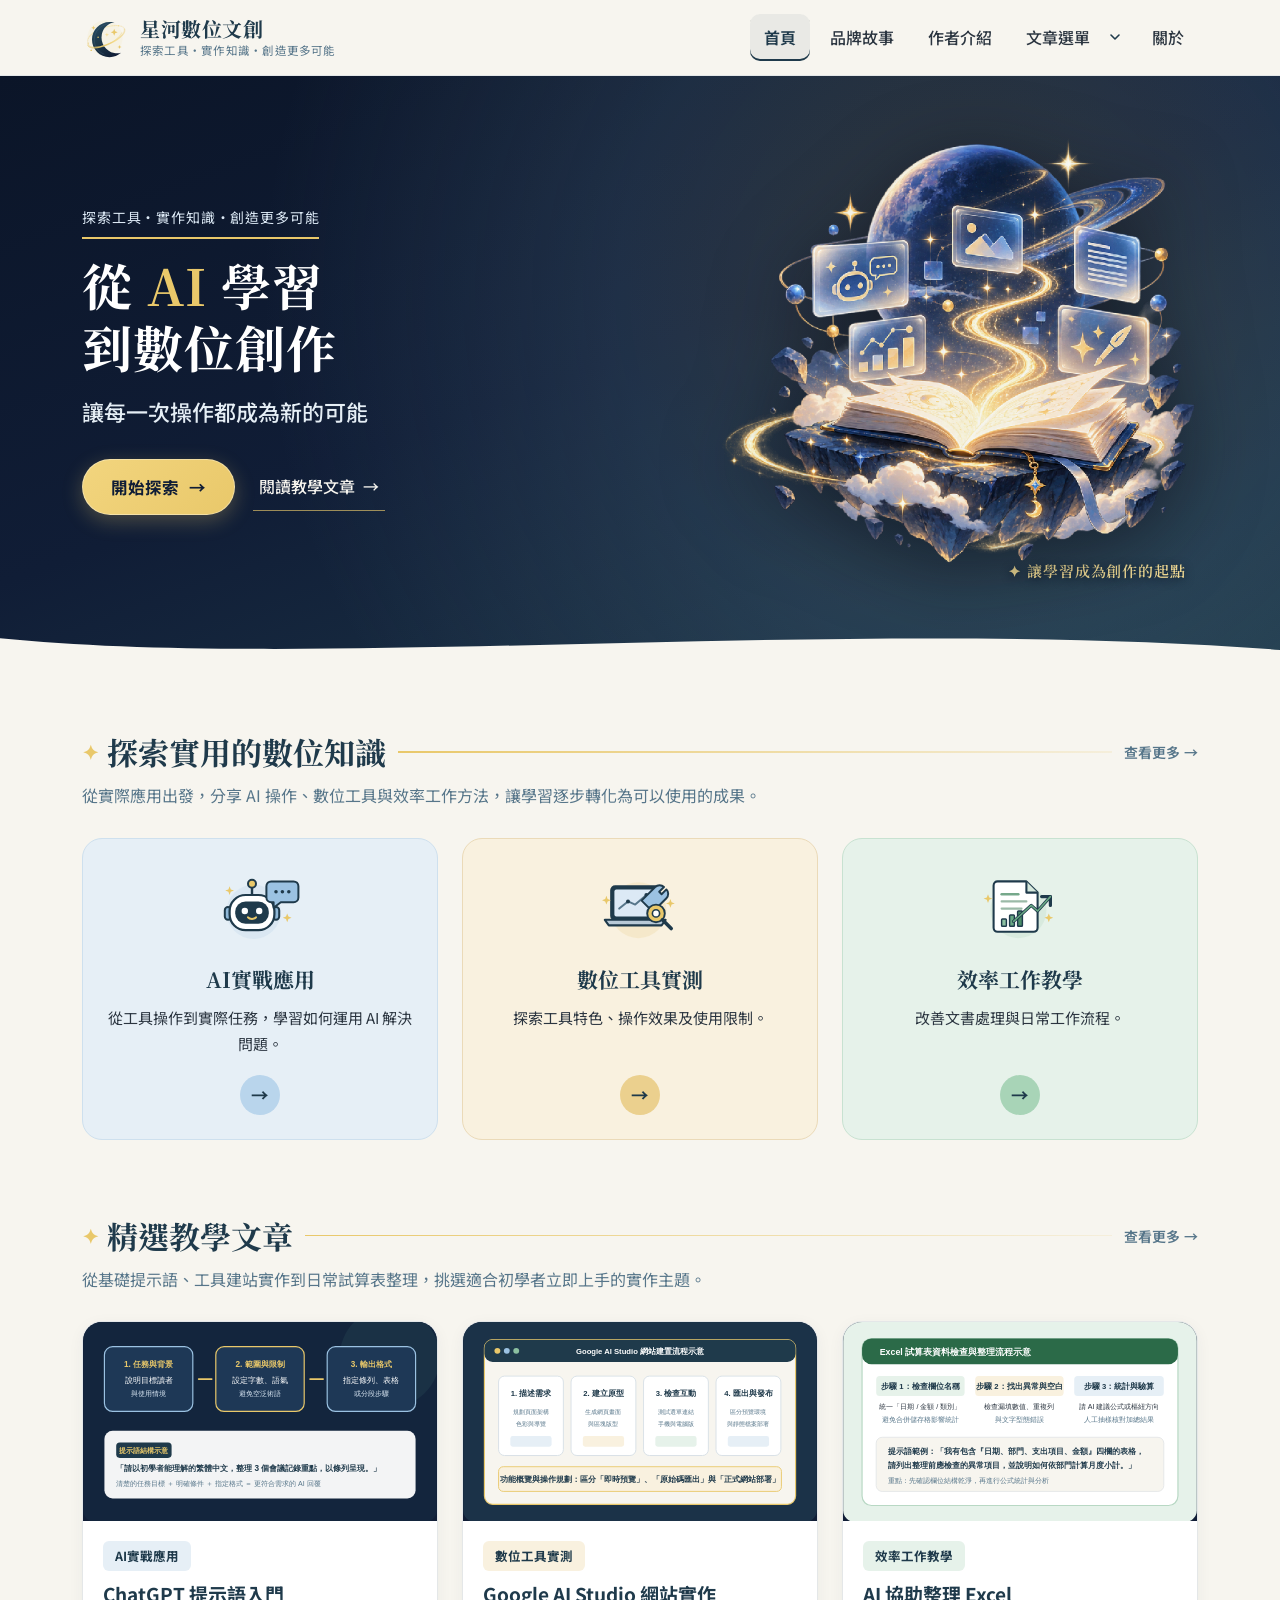
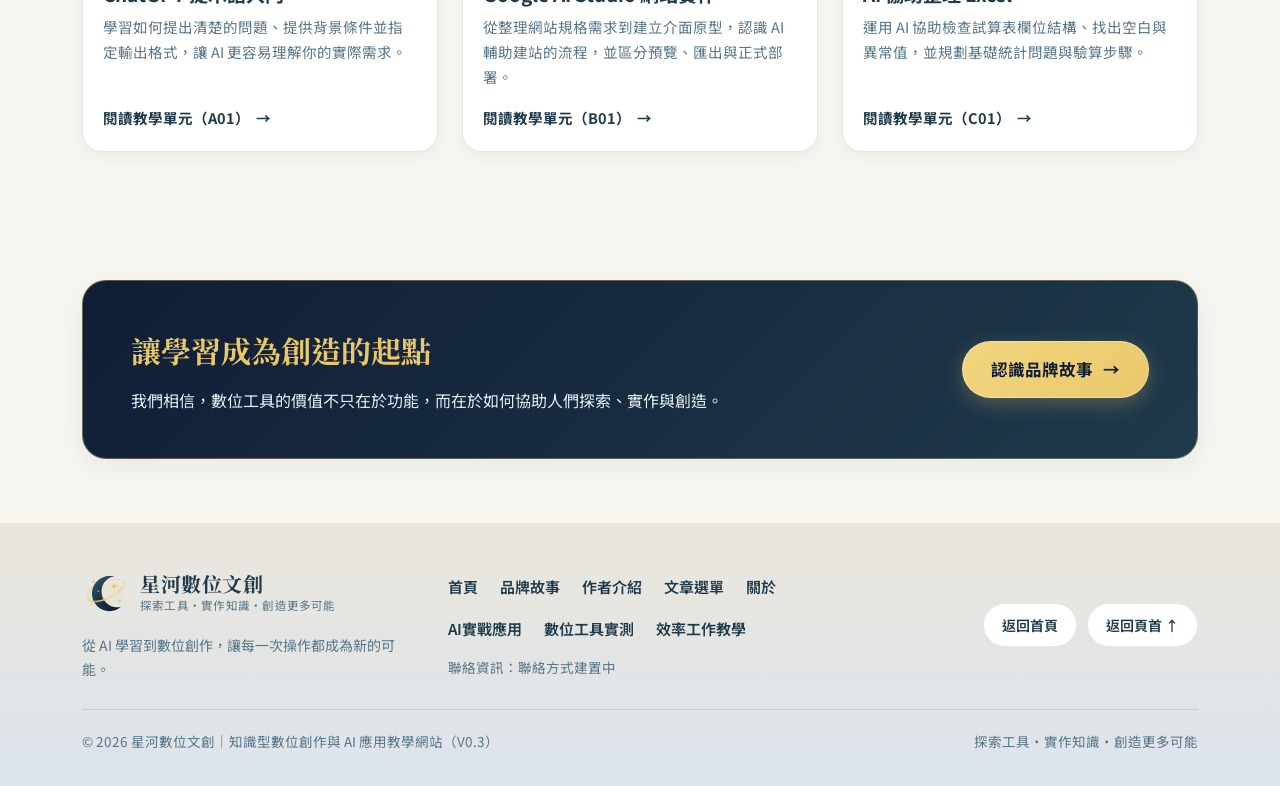
<file: index.html>
<!doctype html>
<html lang="zh-Hant-TW">
  <head>
    <meta charset="UTF-8" />
    <meta name="viewport" content="width=device-width, initial-scale=1.0" />
    <title>星河數位文創｜從 AI 學習到數位創作</title>
    <meta name="description" content="星河數位文創提供 AI 實戰應用、數位工具實測及效率工作教學，從實際應用出發，讓每一次操作都成為新的可能。" />
    <meta property="og:title" content="星河數位文創｜從 AI 學習到數位創作" />
    <meta property="og:description" content="星河數位文創提供 AI 實戰應用、數位工具實測及效率工作教學，從實際應用出發，讓每一次操作都成為新的可能。" />
    <meta property="og:type" content="website" />
    <meta name="twitter:card" content="summary_large_image" />
    <link rel="icon" type="image/svg+xml" href="assets/icons/logo.svg" />
    <link rel="stylesheet" href="css/style.css" />
  </head>
  <body>
    <div id="root"><link rel="preload" as="image" href="assets/icons/logo.svg"/><link rel="preload" as="image" href="assets/icons/cat-ai.svg"/><link rel="preload" as="image" href="assets/icons/cat-tools.svg"/><link rel="preload" as="image" href="assets/icons/cat-work.svg"/><link rel="preload" as="image" href="assets/images/IMG_首頁.png"/><link rel="preload" as="image" href="assets/images/unit-a01.svg"/><link rel="preload" as="image" href="assets/images/unit-b01.svg"/><link rel="preload" as="image" href="assets/images/unit-c01.svg"/><div class="site-wrapper" data-current-page="index.html"><a href="#main-content" class="skip-link">跳至主要內容</a><header class="site-header"><div class="sr-container header-inner"><a href="index.html" class="brand-identity" aria-label="星河數位文創 首頁"><img src="assets/icons/logo.svg" alt="星河數位文創 新月與金色星軌標誌" class="brand-logo-img" width="46" height="46"/><div class="brand-text-wrap"><span class="brand-title">星河數位文創</span><span class="brand-tagline-mini">探索工具・實作知識・創造更多可能</span></div></a><nav class="desktop-nav" aria-label="主導覽選單"><a href="index.html" class="nav-link is-active" aria-current="page">首頁</a><a href="brand.html" class="nav-link ">品牌故事</a><a href="author.html" class="nav-link ">作者介紹</a><div class="nav-item-group"><a href="articles.html" class="nav-link ">文章選單</a><button type="button" id="desktop-dropdown-toggle" class="desktop-dropdown-toggle" aria-label="展開或收合文章選單子分類" aria-expanded="false" aria-controls="desktop-dropdown-menu"><svg width="16" height="16" viewBox="0 0 20 20" fill="none" aria-hidden="true"><path d="M5 7.5L10 12.5L15 7.5" stroke="currentColor" stroke-width="2" stroke-linecap="round" stroke-linejoin="round"></path></svg></button><div id="desktop-dropdown-menu" class="desktop-dropdown-menu " role="region" aria-label="文章選單第二層分類"><a href="articles-ai.html" class="dropdown-sublink "><span style="display:inline-flex;align-items:center"><span class="dropdown-sublink-dot" style="background-color:#8FB8D8" aria-hidden="true"></span>AI實戰應用</span><span aria-hidden="true">›</span></a><a href="articles-tools.html" class="dropdown-sublink "><span style="display:inline-flex;align-items:center"><span class="dropdown-sublink-dot" style="background-color:#E9C86A" aria-hidden="true"></span>數位工具實測</span><span aria-hidden="true">›</span></a><a href="articles-work.html" class="dropdown-sublink "><span style="display:inline-flex;align-items:center"><span class="dropdown-sublink-dot" style="background-color:#8CC0A1" aria-hidden="true"></span>效率工作教學</span><span aria-hidden="true">›</span></a></div></div><a href="about.html" class="nav-link ">關於</a></nav><button type="button" id="mobile-menu-trigger" class="mobile-menu-trigger" aria-label="開啟網站導覽選單" aria-expanded="false" aria-controls="mobile-nav-overlay"><svg width="26" height="26" viewBox="0 0 24 24" fill="none" stroke="currentColor" stroke-width="2.2" aria-hidden="true"><line x1="3.5" y1="6.5" x2="20.5" y2="6.5" stroke-linecap="round"></line><line x1="3.5" y1="12" x2="20.5" y2="12" stroke-linecap="round"></line><line x1="3.5" y1="17.5" x2="20.5" y2="17.5" stroke-linecap="round"></line></svg></button></div></header><div id="mobile-nav-overlay" class="mobile-nav-overlay " aria-hidden="true"><nav class="mobile-nav-panel" aria-label="手機版網站導覽選單"><div class="mobile-panel-header"><a href="index.html" class="brand-identity"><img src="assets/icons/logo.svg" alt="星河數位文創標誌" class="brand-logo-img" width="48" height="48"/><div class="brand-text-wrap"><span class="brand-title">星河數位文創</span><span class="brand-tagline-mini">探索工具・實作知識・創造更多可能</span></div></a><button type="button" id="mobile-close-btn" class="mobile-close-btn" aria-label="關閉選單">×</button></div><ul class="mobile-nav-list"><li class="mobile-nav-item"><div class="mobile-nav-row"><a href="index.html" class="mobile-nav-link is-active"><svg class="mobile-nav-icon" viewBox="0 0 24 24" fill="none" stroke="currentColor" stroke-width="2" aria-hidden="true"><path d="M3 10.5L12 3l9 7.5V20a1 1 0 0 1-1 1h-5v-6h-6v6H4a1 1 0 0 1-1-1v-9.5z" stroke-linecap="round" stroke-linejoin="round"></path></svg><span>首頁</span></a><span aria-hidden="true" style="color:#57768A;padding-right:8px">›</span></div></li><li class="mobile-nav-item"><div class="mobile-nav-row"><a href="brand.html" class="mobile-nav-link "><svg class="mobile-nav-icon" viewBox="0 0 24 24" fill="none" stroke="currentColor" stroke-width="2" aria-hidden="true"><path d="M2 4h7a3 3 0 0 1 3 3v13a2 2 0 0 0-2-2H2V4zm20 0h-7a3 3 0 0 0-3 3v13a2 2 0 0 1 2-2h8V4z" stroke-linecap="round" stroke-linejoin="round"></path></svg><span>品牌故事</span></a><span aria-hidden="true" style="color:#57768A;padding-right:8px">›</span></div></li><li class="mobile-nav-item"><div class="mobile-nav-row"><a href="author.html" class="mobile-nav-link "><svg class="mobile-nav-icon" viewBox="0 0 24 24" fill="none" stroke="currentColor" stroke-width="2" aria-hidden="true"><circle cx="12" cy="8" r="4"></circle><path d="M4 20c1.5-4 4.5-6 8-6s6.5 2 8 6" stroke-linecap="round"></path></svg><span>作者介紹</span></a><span aria-hidden="true" style="color:#57768A;padding-right:8px">›</span></div></li><li class="mobile-nav-item"><div class="mobile-nav-row"><a href="articles.html" class="mobile-nav-link "><svg class="mobile-nav-icon" viewBox="0 0 24 24" fill="none" stroke="currentColor" stroke-width="2" aria-hidden="true"><rect x="4" y="3" width="16" height="18" rx="2"></rect><line x1="8" y1="8" x2="16" y2="8" stroke-linecap="round"></line><line x1="8" y1="12" x2="16" y2="12" stroke-linecap="round"></line><line x1="8" y1="16" x2="13" y2="16" stroke-linecap="round"></line></svg><span>文章選單</span></a><button type="button" id="mobile-submenu-toggle" class="mobile-submenu-toggle" aria-label="收合文章子分類" aria-expanded="true" aria-controls="mobile-submenu-wrap"><svg width="18" height="18" viewBox="0 0 20 20" fill="none" aria-hidden="true"><path d="M5 7.5L10 12.5L15 7.5" stroke="currentColor" stroke-width="2.2" stroke-linecap="round" stroke-linejoin="round"></path></svg></button></div><div id="mobile-submenu-wrap" class="mobile-submenu-wrap is-open"><div class="mobile-submenu-card"><a href="articles-ai.html" class="mobile-sublink"><span class="mobile-sublink-left"><img src="assets/icons/cat-ai.svg" alt="" aria-hidden="true" class="mobile-sublink-thumb"/><span>AI實戰應用</span></span><span aria-hidden="true" style="color:#57768A">›</span></a><a href="articles-tools.html" class="mobile-sublink"><span class="mobile-sublink-left"><img src="assets/icons/cat-tools.svg" alt="" aria-hidden="true" class="mobile-sublink-thumb"/><span>數位工具實測</span></span><span aria-hidden="true" style="color:#57768A">›</span></a><a href="articles-work.html" class="mobile-sublink"><span class="mobile-sublink-left"><img src="assets/icons/cat-work.svg" alt="" aria-hidden="true" class="mobile-sublink-thumb"/><span>效率工作教學</span></span><span aria-hidden="true" style="color:#57768A">›</span></a></div></div></li><li class="mobile-nav-item"><div class="mobile-nav-row"><a href="about.html" class="mobile-nav-link "><svg class="mobile-nav-icon" viewBox="0 0 24 24" fill="none" stroke="currentColor" stroke-width="2" aria-hidden="true"><circle cx="12" cy="12" r="9"></circle><line x1="12" y1="11" x2="12" y2="16" stroke-linecap="round"></line><circle cx="12" cy="8" r="0.8" fill="currentColor"></circle></svg><span>關於</span></a><span aria-hidden="true" style="color:#57768A;padding-right:8px">›</span></div></li></ul><div class="mobile-panel-footer"><span class="mobile-contact-status"><span aria-hidden="true">✦</span><span>聯絡方式建置中｜探索工具・實作知識</span></span></div></nav></div><main id="main-content"><section class="hero-home-section"><div class="sr-container hero-home-grid"><div class="hero-home-copy"><span class="hero-kicker">探索工具・實作知識・創造更多可能</span><h1 class="hero-home-title">從 <span class="gold-highlight">AI</span> 學習<br/>到數位創作</h1><p class="hero-home-subtitle">讓每一次操作都成為新的可能</p><div class="hero-actions"><a href="articles.html" class="btn-primary-gold"><span>開始探索</span><span aria-hidden="true">→</span></a><a href="articles.html" class="btn-secondary-link"><span>閱讀教學文章</span><span aria-hidden="true">→</span></a></div></div><div class="hero-illustration-box"><img src="assets/images/IMG_首頁.png" alt="首頁頁首主視覺：夜晚星河與星球下打開的發光書本，浮現 AI、圖像、文件、圖表與創作工具卡片" class="hero-main-img" width="1672" height="941"/><div class="hero-illustration-caption" aria-hidden="true"><span>✦ 讓學習成為創作的起點</span></div></div></div><svg class="hero-wave-bottom" viewBox="0 0 1440 60" preserveAspectRatio="none" aria-hidden="true"><path d="M0,18 C360,62 960,-12 1440,34 L1440,60 L0,60 Z" fill="#F7F5EF"></path></svg></section><section class="content-section"><div class="sr-container"><div class="section-header"><div class="section-title-row"><h2 class="section-title"><span class="star-accent-icon" aria-hidden="true">✦</span><span>探索實用的數位知識</span></h2><span class="section-title-line" aria-hidden="true"></span><a href="articles.html" class="section-more-link"><span>查看更多</span><span aria-hidden="true">→</span></a></div><p class="section-desc">從實際應用出發，分享 AI 操作、數位工具與效率工作方法，讓學習逐步轉化為可以使用的成果。</p></div><div class="category-grid-3"><a href="articles-ai.html" class="category-card-vertical cat-ai"><div class="category-icon-box"><img src="assets/icons/cat-ai.svg" alt="AI 機器人與對話框圖示" width="96" height="80"/></div><h3 class="category-card-title">AI實戰應用</h3><p class="category-card-desc">從工具操作到實際任務，學習如何運用 AI 解決問題。</p><span class="category-circle-arrow" aria-hidden="true">→</span></a><a href="articles-tools.html" class="category-card-vertical cat-tools"><div class="category-icon-box"><img src="assets/icons/cat-tools.svg" alt="筆記型電腦、工具與放大鏡圖示" width="96" height="80"/></div><h3 class="category-card-title">數位工具實測</h3><p class="category-card-desc">探索工具特色、操作效果及使用限制。</p><span class="category-circle-arrow" aria-hidden="true">→</span></a><a href="articles-work.html" class="category-card-vertical cat-work"><div class="category-icon-box"><img src="assets/icons/cat-work.svg" alt="文件、流程箭頭與圖表圖示" width="96" height="80"/></div><h3 class="category-card-title">效率工作教學</h3><p class="category-card-desc">改善文書處理與日常工作流程。</p><span class="category-circle-arrow" aria-hidden="true">→</span></a></div></div></section><section class="content-section" style="padding-top:12px"><div class="sr-container"><div class="section-header"><div class="section-title-row"><h2 class="section-title"><span class="star-accent-icon" aria-hidden="true">✦</span><span>精選教學文章</span></h2><span class="section-title-line" aria-hidden="true"></span><a href="articles.html" class="section-more-link"><span>查看更多</span><span aria-hidden="true">→</span></a></div><p class="section-desc">從基礎提示語、工具建站實作到日常試算表整理，挑選適合初學者立即上手的實作主題。</p></div><div class="featured-articles-list"><article class="article-preview-card"><a href="articles-ai.html#A01" aria-label="閱讀 ChatGPT 提示語入門"><img src="assets/images/unit-a01.svg" alt="ChatGPT 提示語入門：任務與背景、範圍與限制、輸出格式三階段結構示意圖" class="article-preview-cover" width="600" height="340"/></a><div class="article-preview-body"><span class="article-category-label label-ai">AI實戰應用</span><h3 class="article-preview-title"><a href="articles-ai.html#A01">ChatGPT 提示語入門</a></h3><p class="article-preview-summary">學習如何提出清楚的問題、提供背景條件並指定輸出格式，讓 AI 更容易理解你的實際需求。</p><a href="articles-ai.html#A01" class="article-read-link"><span>閱讀教學單元（A01）</span><span aria-hidden="true">→</span></a></div></article><article class="article-preview-card"><a href="articles-tools.html#B01" aria-label="閱讀 Google AI Studio 網站實作"><img src="assets/images/unit-b01.svg" alt="Google AI Studio 網站實作流程：描述需求、建立原型、檢查互動、匯出與發布四步驟示意圖" class="article-preview-cover" width="600" height="340"/></a><div class="article-preview-body"><span class="article-category-label label-tools">數位工具實測</span><h3 class="article-preview-title"><a href="articles-tools.html#B01">Google AI Studio 網站實作</a></h3><p class="article-preview-summary">從整理網站規格需求到建立介面原型，認識 AI 輔助建站的流程，並區分預覽、匯出與正式部署。</p><a href="articles-tools.html#B01" class="article-read-link"><span>閱讀教學單元（B01）</span><span aria-hidden="true">→</span></a></div></article><article class="article-preview-card"><a href="articles-work.html#C01" aria-label="閱讀 AI 協助整理 Excel"><img src="assets/images/unit-c01.svg" alt="AI 協助整理 Excel：檢查欄位名稱、找出異常與空白、統計與驗算流程示意圖" class="article-preview-cover" width="600" height="340"/></a><div class="article-preview-body"><span class="article-category-label label-work">效率工作教學</span><h3 class="article-preview-title"><a href="articles-work.html#C01">AI 協助整理 Excel</a></h3><p class="article-preview-summary">運用 AI 協助檢查試算表欄位結構、找出空白與異常值，並規劃基礎統計問題與驗算步驟。</p><a href="articles-work.html#C01" class="article-read-link"><span>閱讀教學單元（C01）</span><span aria-hidden="true">→</span></a></div></article></div></div></section><section class="content-section"><div class="sr-container"><div class="night-philosophy-card"><div><h2 class="night-philosophy-title">讓學習成為創造的起點</h2><p class="night-philosophy-text">我們相信，數位工具的價值不只在於功能，而在於如何協助人們探索、實作與創造。</p></div><a href="brand.html" class="btn-primary-gold"><span>認識品牌故事</span><span aria-hidden="true">→</span></a></div></div></section></main><footer class="site-footer"><div class="sr-container"><div class="footer-top-grid"><div><a href="index.html" class="brand-identity"><img src="assets/icons/logo.svg" alt="星河數位文創標誌" class="brand-logo-img" width="44" height="44"/><div class="brand-text-wrap"><span class="brand-title">星河數位文創</span><span class="brand-tagline-mini">探索工具・實作知識・創造更多可能</span></div></a><p style="font-size:14px;color:#57768A;margin:10px 0 0;max-width:340px">從 AI 學習到數位創作，讓每一次操作都成為新的可能。</p></div><div><nav class="footer-nav-links" aria-label="頁尾網站連結"><div class="footer-nav-row"><a href="index.html">首頁</a><a href="brand.html">品牌故事</a><a href="author.html">作者介紹</a><a href="articles.html">文章選單</a><a href="about.html">關於</a></div><div class="footer-nav-row"><a href="articles-ai.html">AI實戰應用</a><a href="articles-tools.html">數位工具實測</a><a href="articles-work.html">效率工作教學</a></div></nav><div style="margin-top:10px;font-size:13.5px;color:#57768A">聯絡資訊：聯絡方式建置中</div></div><div style="display:flex;flex-wrap:wrap;gap:10px"><a href="index.html" class="btn-back-home"><span>返回首頁</span></a><button type="button" class="btn-back-home" aria-label="返回頁面頂部"><span>返回頁首 ↑</span></button></div></div><div class="footer-bottom-row"><span>© 2026 星河數位文創｜知識型數位創作與 AI 應用教學網站（V0.3）</span><span>探索工具・實作知識・創造更多可能</span></div></div></footer></div></div>
    <script src="js/articles-data.js"></script>
    <script src="js/main.js"></script>
    <script type="module" src="/src/main.tsx"></script>
  </body>
</html>
</file>
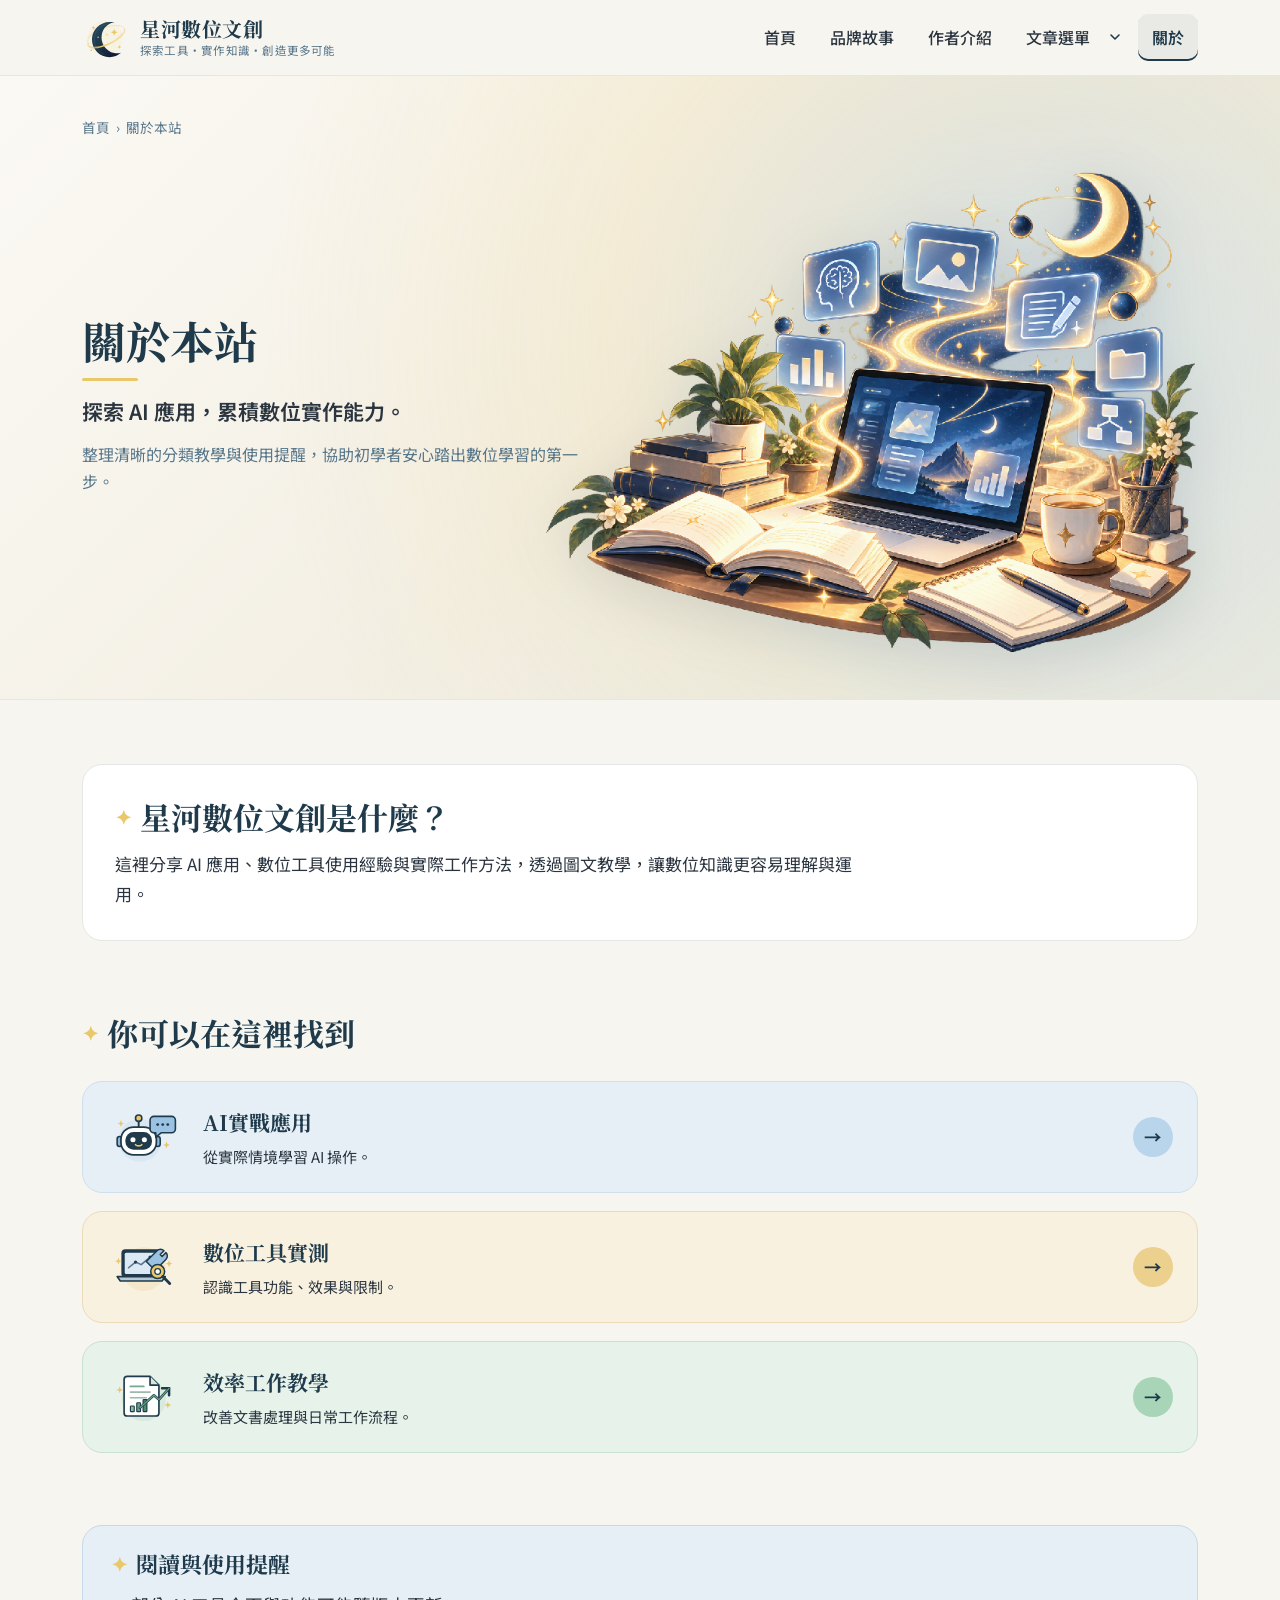
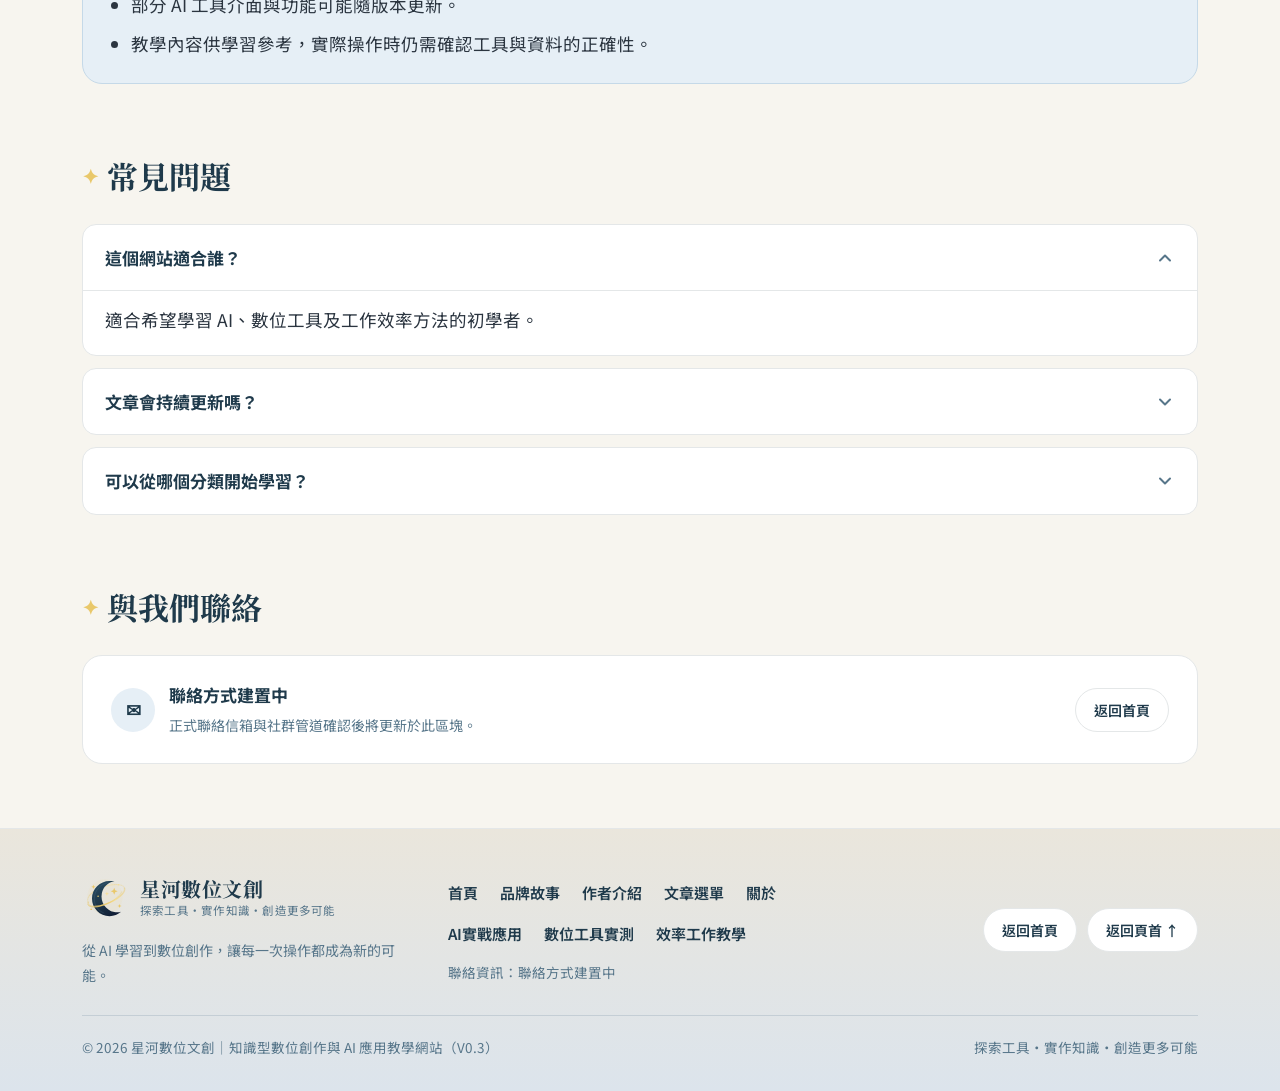
<file: about.html>
<!doctype html>
<html lang="zh-Hant-TW">
  <head>
    <meta charset="UTF-8" />
    <meta name="viewport" content="width=device-width, initial-scale=1.0" />
    <title>關於本站｜星河數位文創</title>
    <meta name="description" content="認識星河數位文創的網站用途、三大內容分類、閱讀與使用提醒、常見問題 FAQ 與聯絡資訊。" />
    <meta property="og:title" content="關於本站｜星河數位文創" />
    <meta property="og:description" content="認識星河數位文創的網站用途、三大內容分類、閱讀與使用提醒、常見問題 FAQ 與聯絡資訊。" />
    <meta property="og:type" content="website" />
    <meta name="twitter:card" content="summary_large_image" />
    <link rel="icon" type="image/svg+xml" href="assets/icons/logo.svg" />
    <link rel="stylesheet" href="css/style.css" />
  </head>
  <body>
    <div id="root"><link rel="preload" as="image" href="assets/icons/logo.svg"/><link rel="preload" as="image" href="assets/icons/cat-ai.svg"/><link rel="preload" as="image" href="assets/icons/cat-tools.svg"/><link rel="preload" as="image" href="assets/icons/cat-work.svg"/><link rel="preload" as="image" href="assets/images/IMG_關於.png"/><div class="site-wrapper" data-current-page="about.html"><a href="#main-content" class="skip-link">跳至主要內容</a><header class="site-header"><div class="sr-container header-inner"><a href="index.html" class="brand-identity" aria-label="星河數位文創 首頁"><img src="assets/icons/logo.svg" alt="星河數位文創 新月與金色星軌標誌" class="brand-logo-img" width="46" height="46"/><div class="brand-text-wrap"><span class="brand-title">星河數位文創</span><span class="brand-tagline-mini">探索工具・實作知識・創造更多可能</span></div></a><nav class="desktop-nav" aria-label="主導覽選單"><a href="index.html" class="nav-link ">首頁</a><a href="brand.html" class="nav-link ">品牌故事</a><a href="author.html" class="nav-link ">作者介紹</a><div class="nav-item-group"><a href="articles.html" class="nav-link ">文章選單</a><button type="button" id="desktop-dropdown-toggle" class="desktop-dropdown-toggle" aria-label="展開或收合文章選單子分類" aria-expanded="false" aria-controls="desktop-dropdown-menu"><svg width="16" height="16" viewBox="0 0 20 20" fill="none" aria-hidden="true"><path d="M5 7.5L10 12.5L15 7.5" stroke="currentColor" stroke-width="2" stroke-linecap="round" stroke-linejoin="round"></path></svg></button><div id="desktop-dropdown-menu" class="desktop-dropdown-menu " role="region" aria-label="文章選單第二層分類"><a href="articles-ai.html" class="dropdown-sublink "><span style="display:inline-flex;align-items:center"><span class="dropdown-sublink-dot" style="background-color:#8FB8D8" aria-hidden="true"></span>AI實戰應用</span><span aria-hidden="true">›</span></a><a href="articles-tools.html" class="dropdown-sublink "><span style="display:inline-flex;align-items:center"><span class="dropdown-sublink-dot" style="background-color:#E9C86A" aria-hidden="true"></span>數位工具實測</span><span aria-hidden="true">›</span></a><a href="articles-work.html" class="dropdown-sublink "><span style="display:inline-flex;align-items:center"><span class="dropdown-sublink-dot" style="background-color:#8CC0A1" aria-hidden="true"></span>效率工作教學</span><span aria-hidden="true">›</span></a></div></div><a href="about.html" class="nav-link is-active" aria-current="page">關於</a></nav><button type="button" id="mobile-menu-trigger" class="mobile-menu-trigger" aria-label="開啟網站導覽選單" aria-expanded="false" aria-controls="mobile-nav-overlay"><svg width="26" height="26" viewBox="0 0 24 24" fill="none" stroke="currentColor" stroke-width="2.2" aria-hidden="true"><line x1="3.5" y1="6.5" x2="20.5" y2="6.5" stroke-linecap="round"></line><line x1="3.5" y1="12" x2="20.5" y2="12" stroke-linecap="round"></line><line x1="3.5" y1="17.5" x2="20.5" y2="17.5" stroke-linecap="round"></line></svg></button></div></header><div id="mobile-nav-overlay" class="mobile-nav-overlay " aria-hidden="true"><nav class="mobile-nav-panel" aria-label="手機版網站導覽選單"><div class="mobile-panel-header"><a href="index.html" class="brand-identity"><img src="assets/icons/logo.svg" alt="星河數位文創標誌" class="brand-logo-img" width="48" height="48"/><div class="brand-text-wrap"><span class="brand-title">星河數位文創</span><span class="brand-tagline-mini">探索工具・實作知識・創造更多可能</span></div></a><button type="button" id="mobile-close-btn" class="mobile-close-btn" aria-label="關閉選單">×</button></div><ul class="mobile-nav-list"><li class="mobile-nav-item"><div class="mobile-nav-row"><a href="index.html" class="mobile-nav-link "><svg class="mobile-nav-icon" viewBox="0 0 24 24" fill="none" stroke="currentColor" stroke-width="2" aria-hidden="true"><path d="M3 10.5L12 3l9 7.5V20a1 1 0 0 1-1 1h-5v-6h-6v6H4a1 1 0 0 1-1-1v-9.5z" stroke-linecap="round" stroke-linejoin="round"></path></svg><span>首頁</span></a><span aria-hidden="true" style="color:#57768A;padding-right:8px">›</span></div></li><li class="mobile-nav-item"><div class="mobile-nav-row"><a href="brand.html" class="mobile-nav-link "><svg class="mobile-nav-icon" viewBox="0 0 24 24" fill="none" stroke="currentColor" stroke-width="2" aria-hidden="true"><path d="M2 4h7a3 3 0 0 1 3 3v13a2 2 0 0 0-2-2H2V4zm20 0h-7a3 3 0 0 0-3 3v13a2 2 0 0 1 2-2h8V4z" stroke-linecap="round" stroke-linejoin="round"></path></svg><span>品牌故事</span></a><span aria-hidden="true" style="color:#57768A;padding-right:8px">›</span></div></li><li class="mobile-nav-item"><div class="mobile-nav-row"><a href="author.html" class="mobile-nav-link "><svg class="mobile-nav-icon" viewBox="0 0 24 24" fill="none" stroke="currentColor" stroke-width="2" aria-hidden="true"><circle cx="12" cy="8" r="4"></circle><path d="M4 20c1.5-4 4.5-6 8-6s6.5 2 8 6" stroke-linecap="round"></path></svg><span>作者介紹</span></a><span aria-hidden="true" style="color:#57768A;padding-right:8px">›</span></div></li><li class="mobile-nav-item"><div class="mobile-nav-row"><a href="articles.html" class="mobile-nav-link "><svg class="mobile-nav-icon" viewBox="0 0 24 24" fill="none" stroke="currentColor" stroke-width="2" aria-hidden="true"><rect x="4" y="3" width="16" height="18" rx="2"></rect><line x1="8" y1="8" x2="16" y2="8" stroke-linecap="round"></line><line x1="8" y1="12" x2="16" y2="12" stroke-linecap="round"></line><line x1="8" y1="16" x2="13" y2="16" stroke-linecap="round"></line></svg><span>文章選單</span></a><button type="button" id="mobile-submenu-toggle" class="mobile-submenu-toggle" aria-label="收合文章子分類" aria-expanded="true" aria-controls="mobile-submenu-wrap"><svg width="18" height="18" viewBox="0 0 20 20" fill="none" aria-hidden="true"><path d="M5 7.5L10 12.5L15 7.5" stroke="currentColor" stroke-width="2.2" stroke-linecap="round" stroke-linejoin="round"></path></svg></button></div><div id="mobile-submenu-wrap" class="mobile-submenu-wrap is-open"><div class="mobile-submenu-card"><a href="articles-ai.html" class="mobile-sublink"><span class="mobile-sublink-left"><img src="assets/icons/cat-ai.svg" alt="" aria-hidden="true" class="mobile-sublink-thumb"/><span>AI實戰應用</span></span><span aria-hidden="true" style="color:#57768A">›</span></a><a href="articles-tools.html" class="mobile-sublink"><span class="mobile-sublink-left"><img src="assets/icons/cat-tools.svg" alt="" aria-hidden="true" class="mobile-sublink-thumb"/><span>數位工具實測</span></span><span aria-hidden="true" style="color:#57768A">›</span></a><a href="articles-work.html" class="mobile-sublink"><span class="mobile-sublink-left"><img src="assets/icons/cat-work.svg" alt="" aria-hidden="true" class="mobile-sublink-thumb"/><span>效率工作教學</span></span><span aria-hidden="true" style="color:#57768A">›</span></a></div></div></li><li class="mobile-nav-item"><div class="mobile-nav-row"><a href="about.html" class="mobile-nav-link is-active"><svg class="mobile-nav-icon" viewBox="0 0 24 24" fill="none" stroke="currentColor" stroke-width="2" aria-hidden="true"><circle cx="12" cy="12" r="9"></circle><line x1="12" y1="11" x2="12" y2="16" stroke-linecap="round"></line><circle cx="12" cy="8" r="0.8" fill="currentColor"></circle></svg><span>關於</span></a><span aria-hidden="true" style="color:#57768A;padding-right:8px">›</span></div></li></ul><div class="mobile-panel-footer"><span class="mobile-contact-status"><span aria-hidden="true">✦</span><span>聯絡方式建置中｜探索工具・實作知識</span></span></div></nav></div><main id="main-content"><section class="page-hero-warm page-hero-about"><div class="sr-container"><nav class="breadcrumb-nav" aria-label="麵包屑導覽"><a href="index.html">首頁</a><span aria-hidden="true">›</span><span aria-current="page">關於本站</span></nav><div class="page-hero-grid"><div class="page-hero-copy"><h1 class="page-main-title">關於本站</h1><p class="page-subtitle">探索 AI 應用，累積數位實作能力。</p><p class="page-lead-text">整理清晰的分類教學與使用提醒，協助初學者安心踏出數位學習的第一步。</p></div><div class="page-hero-art"><img src="assets/images/IMG_關於.png" alt="關於本站頁首主視覺：筆記型電腦、書本、植栽與星光知識卡片插畫" class="page-hero-img" width="1536" height="1024"/></div></div></div></section><section class="content-section"><div class="sr-container"><div style="background-color:#FFFFFF;border-radius:20px;padding:32px;border:1px solid #E4E7E8"><h2 class="section-title" style="margin-bottom:12px"><span class="star-accent-icon" aria-hidden="true">✦</span><span>星河數位文創是什麼？</span></h2><p style="font-size:17px;margin:0;max-width:760px">這裡分享 AI 應用、數位工具使用經驗與實際工作方法，透過圖文教學，讓數位知識更容易理解與運用。</p></div></div></section><section class="content-section" style="padding-top:8px"><div class="sr-container"><div class="section-header"><h2 class="section-title"><span class="star-accent-icon" aria-hidden="true">✦</span><span>你可以在這裡找到</span></h2></div><div class="category-stack-horizontal"><a href="articles-ai.html" class="category-banner-horizontal cat-ai"><div style="width:76px;height:64px"><img src="assets/icons/cat-ai.svg" alt="AI 機器人與對話框圖示" width="76" height="64"/></div><div><h3 class="category-card-title" style="margin-bottom:4px">AI實戰應用</h3><p class="category-card-desc" style="margin-bottom:0">從實際情境學習 AI 操作。</p></div><span class="category-circle-arrow" aria-hidden="true">→</span></a><a href="articles-tools.html" class="category-banner-horizontal cat-tools"><div style="width:76px;height:64px"><img src="assets/icons/cat-tools.svg" alt="筆記型電腦、工具與放大鏡圖示" width="76" height="64"/></div><div><h3 class="category-card-title" style="margin-bottom:4px">數位工具實測</h3><p class="category-card-desc" style="margin-bottom:0">認識工具功能、效果與限制。</p></div><span class="category-circle-arrow" aria-hidden="true">→</span></a><a href="articles-work.html" class="category-banner-horizontal cat-work"><div style="width:76px;height:64px"><img src="assets/icons/cat-work.svg" alt="文件、流程箭頭與圖表圖示" width="76" height="64"/></div><div><h3 class="category-card-title" style="margin-bottom:4px">效率工作教學</h3><p class="category-card-desc" style="margin-bottom:0">改善文書處理與日常工作流程。</p></div><span class="category-circle-arrow" aria-hidden="true">→</span></a></div></div></section><section class="content-section" style="padding-top:8px"><div class="sr-container"><div class="notice-box-blue"><h2 class="section-title" style="font-size:22px;margin-bottom:12px"><span class="star-accent-icon" aria-hidden="true">✦</span><span>閱讀與使用提醒</span></h2><ul style="margin:0;padding-left:20px;display:flex;flex-direction:column;gap:8px"><li>部分 AI 工具介面與功能可能隨版本更新。</li><li>教學內容供學習參考，實際操作時仍需確認工具與資料的正確性。</li></ul></div></div></section><section class="content-section" style="padding-top:8px"><div class="sr-container"><div class="section-header"><h2 class="section-title"><span class="star-accent-icon" aria-hidden="true">✦</span><span>常見問題</span></h2></div><div class="faq-list"><details class="faq-item" open=""><summary class="faq-summary"><span>這個網站適合誰？</span><svg class="faq-chevron" width="20" height="20" viewBox="0 0 20 20" fill="none" aria-hidden="true"><path d="M5 7.5L10 12.5L15 7.5" stroke="currentColor" stroke-width="2" stroke-linecap="round" stroke-linejoin="round"></path></svg></summary><div class="faq-answer"><p style="margin:0">適合希望學習 AI、數位工具及工作效率方法的初學者。</p></div></details><details class="faq-item"><summary class="faq-summary"><span>文章會持續更新嗎？</span><svg class="faq-chevron" width="20" height="20" viewBox="0 0 20 20" fill="none" aria-hidden="true"><path d="M5 7.5L10 12.5L15 7.5" stroke="currentColor" stroke-width="2" stroke-linecap="round" stroke-linejoin="round"></path></svg></summary><div class="faq-answer"><p style="margin:0">網站將依實際學習及內容製作進度逐步更新，不設定尚未確認的固定更新承諾。</p></div></details><details class="faq-item"><summary class="faq-summary"><span>可以從哪個分類開始學習？</span><svg class="faq-chevron" width="20" height="20" viewBox="0 0 20 20" fill="none" aria-hidden="true"><path d="M5 7.5L10 12.5L15 7.5" stroke="currentColor" stroke-width="2" stroke-linecap="round" stroke-linejoin="round"></path></svg></summary><div class="faq-answer"><p style="margin:0">如果是第一次接觸 AI，可以先閱讀『AI實戰應用』；若有特定工作需求，也可以直接進入其他分類。</p></div></details></div></div></section><section class="content-section" style="padding-top:8px"><div class="sr-container"><div class="section-header"><h2 class="section-title"><span class="star-accent-icon" aria-hidden="true">✦</span><span>與我們聯絡</span></h2></div><div class="contact-placeholder-card"><div style="display:flex;align-items:center;gap:14px"><span style="width:44px;height:44px;border-radius:50%;background-color:#E6EFF6;display:inline-flex;align-items:center;justify-content:center;color:#1F3A4B;font-weight:700" aria-hidden="true">✉</span><div><strong style="display:block;color:#1F3A4B;font-size:17px">聯絡方式建置中</strong><span style="font-size:14px;color:#57768A">正式聯絡信箱與社群管道確認後將更新於此區塊。</span></div></div><a href="index.html" class="btn-back-home"><span>返回首頁</span></a></div></div></section></main><footer class="site-footer"><div class="sr-container"><div class="footer-top-grid"><div><a href="index.html" class="brand-identity"><img src="assets/icons/logo.svg" alt="星河數位文創標誌" class="brand-logo-img" width="44" height="44"/><div class="brand-text-wrap"><span class="brand-title">星河數位文創</span><span class="brand-tagline-mini">探索工具・實作知識・創造更多可能</span></div></a><p style="font-size:14px;color:#57768A;margin:10px 0 0;max-width:340px">從 AI 學習到數位創作，讓每一次操作都成為新的可能。</p></div><div><nav class="footer-nav-links" aria-label="頁尾網站連結"><div class="footer-nav-row"><a href="index.html">首頁</a><a href="brand.html">品牌故事</a><a href="author.html">作者介紹</a><a href="articles.html">文章選單</a><a href="about.html">關於</a></div><div class="footer-nav-row"><a href="articles-ai.html">AI實戰應用</a><a href="articles-tools.html">數位工具實測</a><a href="articles-work.html">效率工作教學</a></div></nav><div style="margin-top:10px;font-size:13.5px;color:#57768A">聯絡資訊：聯絡方式建置中</div></div><div style="display:flex;flex-wrap:wrap;gap:10px"><a href="index.html" class="btn-back-home"><span>返回首頁</span></a><button type="button" class="btn-back-home" aria-label="返回頁面頂部"><span>返回頁首 ↑</span></button></div></div><div class="footer-bottom-row"><span>© 2026 星河數位文創｜知識型數位創作與 AI 應用教學網站（V0.3）</span><span>探索工具・實作知識・創造更多可能</span></div></div></footer></div></div>
    <script src="js/articles-data.js"></script>
    <script src="js/main.js"></script>
  </body>
</html>
</file>
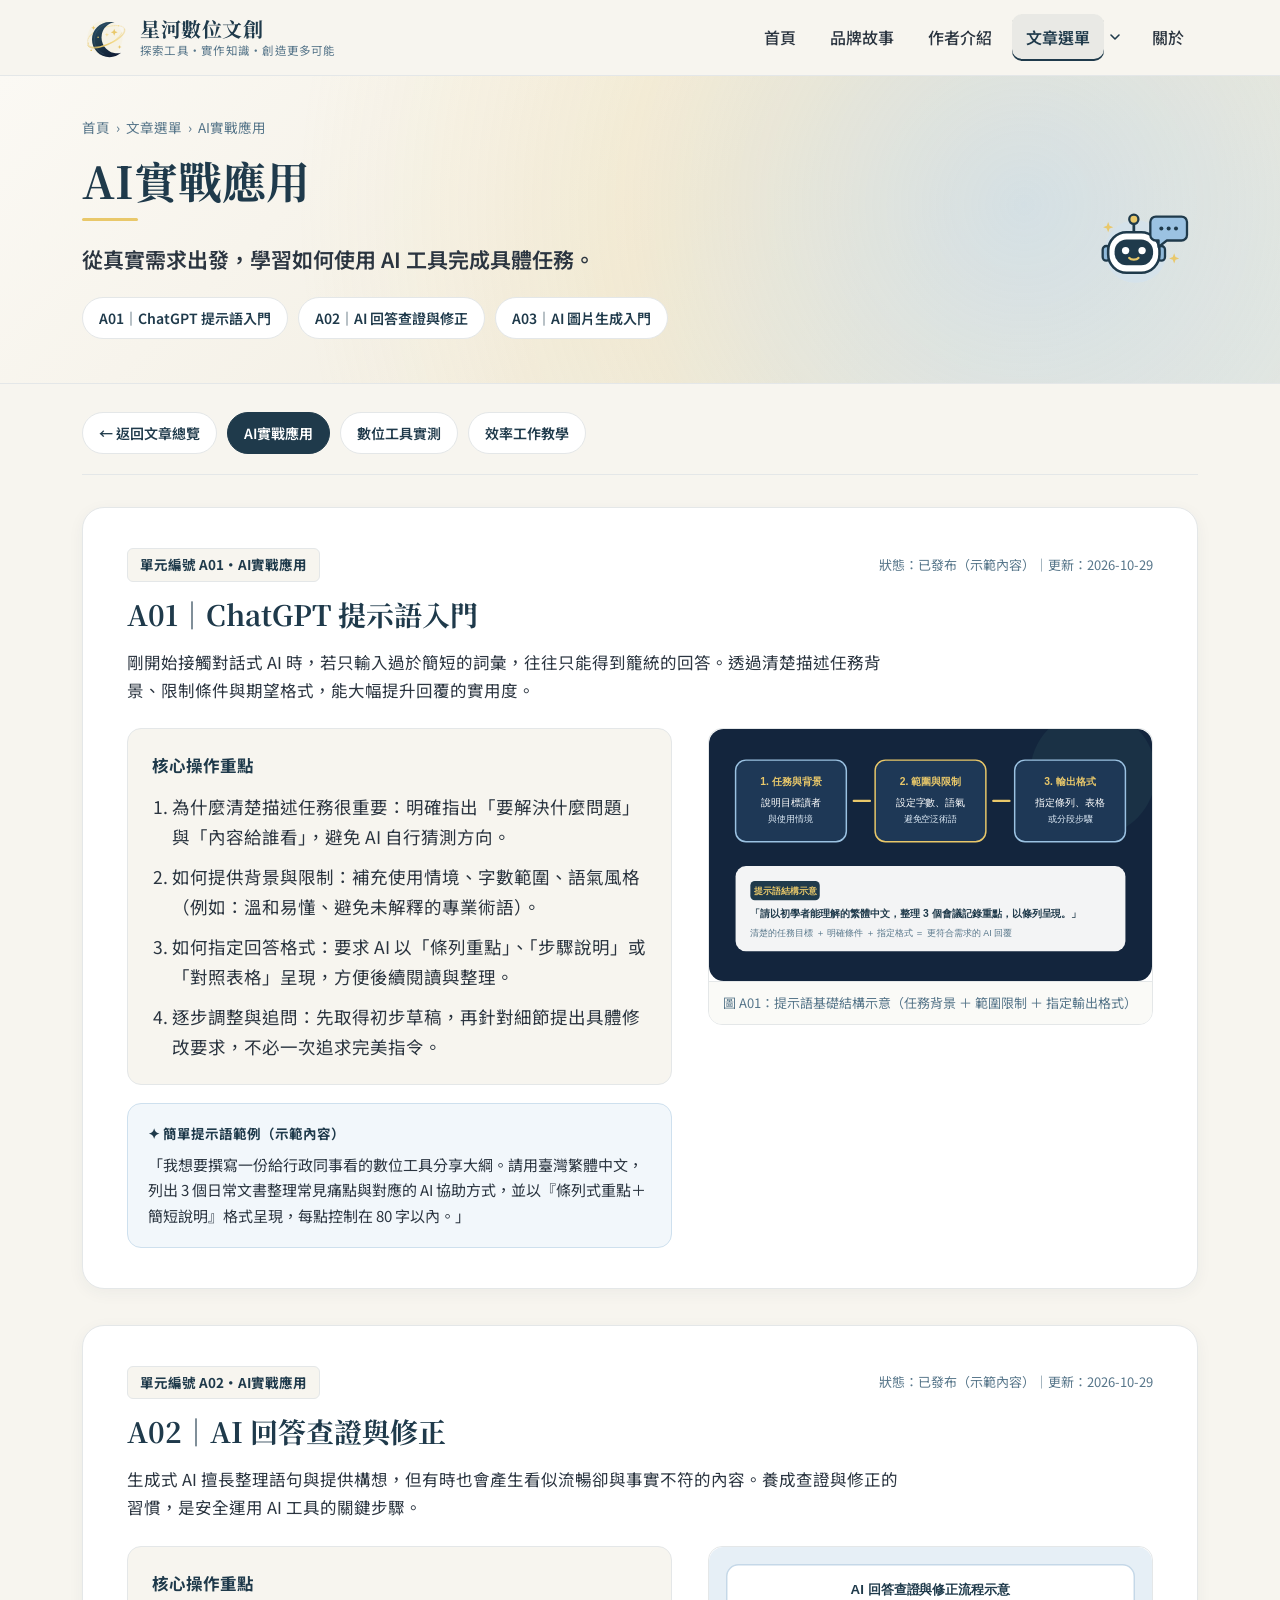
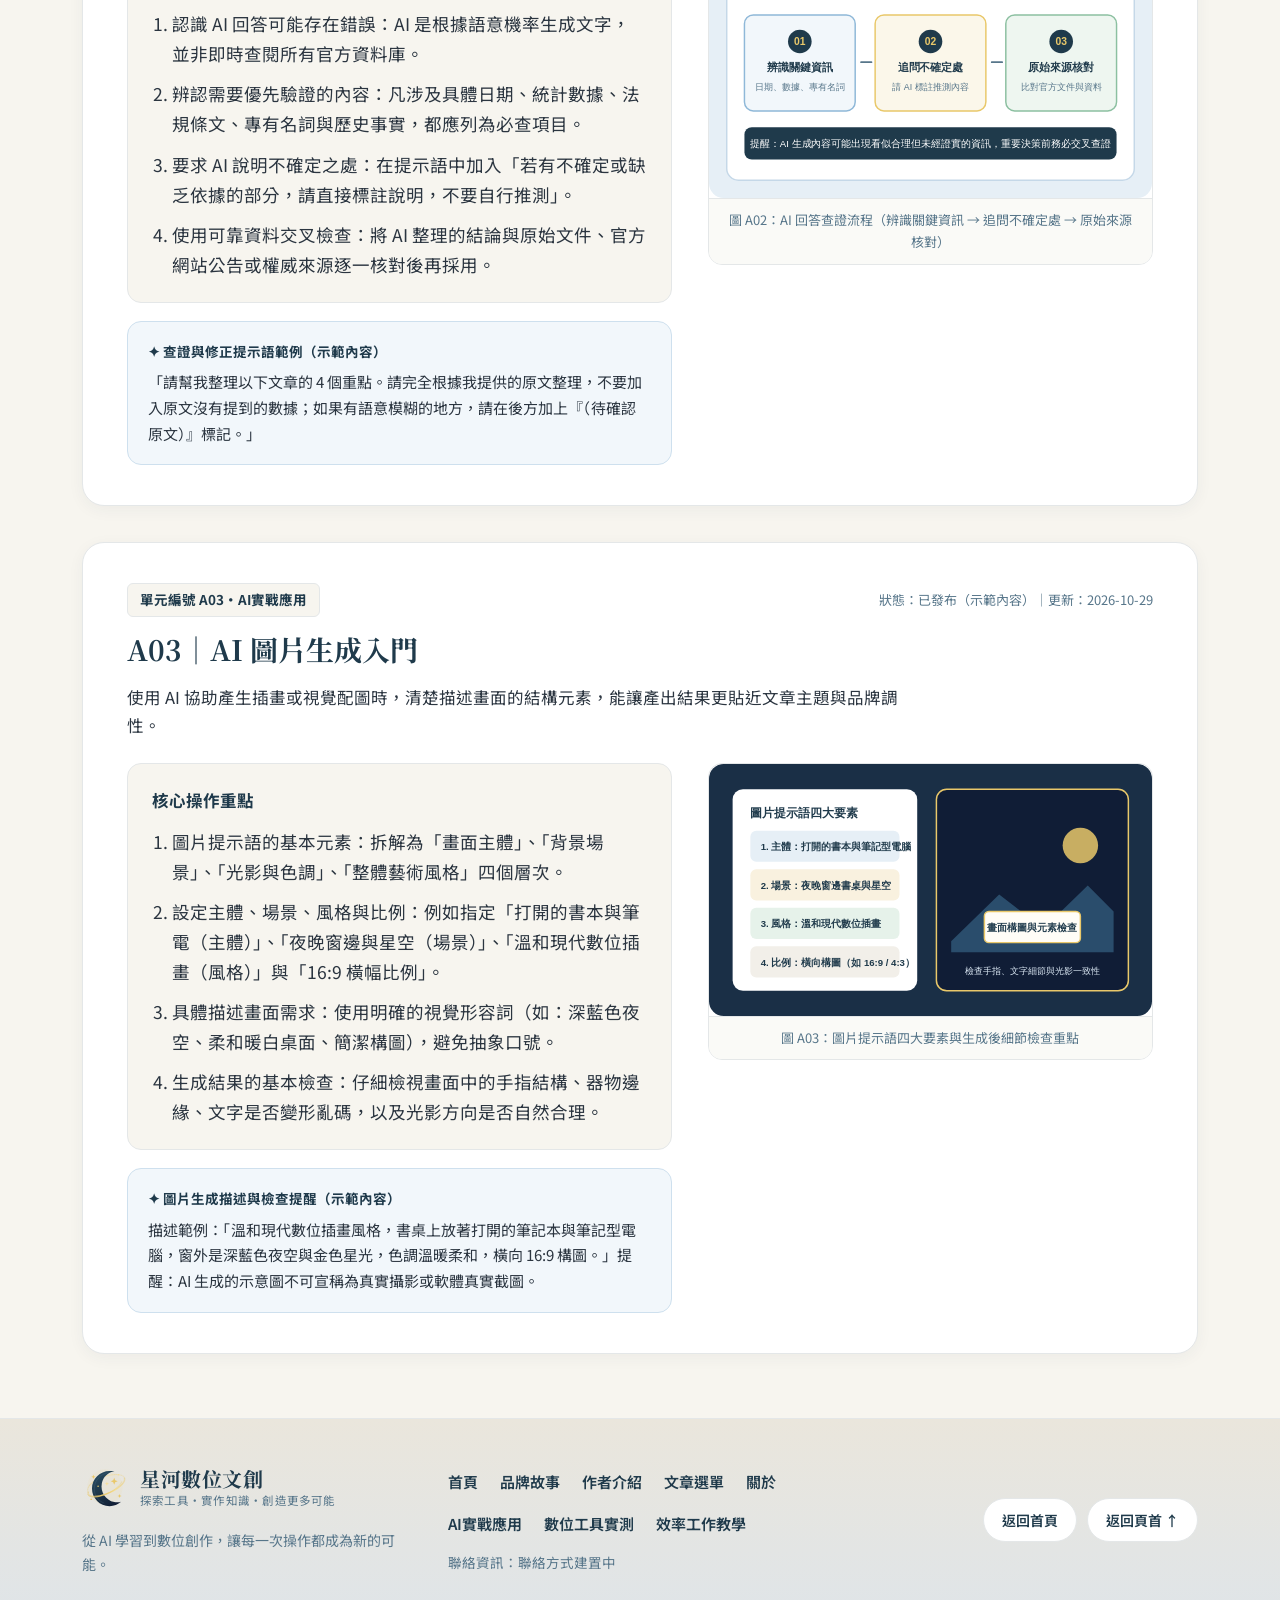
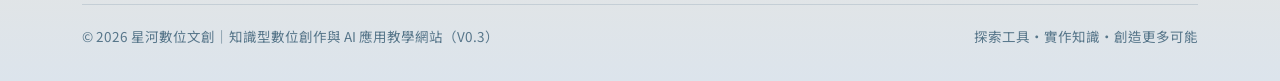
<file: articles-ai.html>
<!doctype html>
<html lang="zh-Hant-TW">
  <head>
    <meta charset="UTF-8" />
    <meta name="viewport" content="width=device-width, initial-scale=1.0" />
    <title>AI實戰應用｜星河數位文創</title>
    <meta name="description" content="從真實需求出發，學習如何使用 AI 工具完成具體任務：包含 ChatGPT 提示語入門、AI 回答查證與修正、AI 圖片生成入門。" />
    <meta property="og:title" content="AI實戰應用｜星河數位文創" />
    <meta property="og:description" content="從真實需求出發，學習如何使用 AI 工具完成具體任務：包含 ChatGPT 提示語入門、AI 回答查證與修正、AI 圖片生成入門。" />
    <meta property="og:type" content="website" />
    <meta name="twitter:card" content="summary_large_image" />
    <link rel="icon" type="image/svg+xml" href="assets/icons/logo.svg" />
    <link rel="stylesheet" href="css/style.css" />
  </head>
  <body>
    <div id="root"><link rel="preload" as="image" href="assets/icons/logo.svg"/><link rel="preload" as="image" href="assets/icons/cat-ai.svg"/><link rel="preload" as="image" href="assets/icons/cat-tools.svg"/><link rel="preload" as="image" href="assets/icons/cat-work.svg"/><link rel="preload" as="image" href="assets/images/unit-a01.svg"/><link rel="preload" as="image" href="assets/images/unit-a02.svg"/><link rel="preload" as="image" href="assets/images/unit-a03.svg"/><div class="site-wrapper" data-current-page="articles-ai.html"><a href="#main-content" class="skip-link">跳至主要內容</a><header class="site-header"><div class="sr-container header-inner"><a href="index.html" class="brand-identity" aria-label="星河數位文創 首頁"><img src="assets/icons/logo.svg" alt="星河數位文創 新月與金色星軌標誌" class="brand-logo-img" width="46" height="46"/><div class="brand-text-wrap"><span class="brand-title">星河數位文創</span><span class="brand-tagline-mini">探索工具・實作知識・創造更多可能</span></div></a><nav class="desktop-nav" aria-label="主導覽選單"><a href="index.html" class="nav-link ">首頁</a><a href="brand.html" class="nav-link ">品牌故事</a><a href="author.html" class="nav-link ">作者介紹</a><div class="nav-item-group"><a href="articles.html" class="nav-link is-active">文章選單</a><button type="button" id="desktop-dropdown-toggle" class="desktop-dropdown-toggle" aria-label="展開或收合文章選單子分類" aria-expanded="false" aria-controls="desktop-dropdown-menu"><svg width="16" height="16" viewBox="0 0 20 20" fill="none" aria-hidden="true"><path d="M5 7.5L10 12.5L15 7.5" stroke="currentColor" stroke-width="2" stroke-linecap="round" stroke-linejoin="round"></path></svg></button><div id="desktop-dropdown-menu" class="desktop-dropdown-menu " role="region" aria-label="文章選單第二層分類"><a href="articles-ai.html" class="dropdown-sublink is-active" aria-current="page"><span style="display:inline-flex;align-items:center"><span class="dropdown-sublink-dot" style="background-color:#8FB8D8" aria-hidden="true"></span>AI實戰應用</span><span aria-hidden="true">›</span></a><a href="articles-tools.html" class="dropdown-sublink "><span style="display:inline-flex;align-items:center"><span class="dropdown-sublink-dot" style="background-color:#E9C86A" aria-hidden="true"></span>數位工具實測</span><span aria-hidden="true">›</span></a><a href="articles-work.html" class="dropdown-sublink "><span style="display:inline-flex;align-items:center"><span class="dropdown-sublink-dot" style="background-color:#8CC0A1" aria-hidden="true"></span>效率工作教學</span><span aria-hidden="true">›</span></a></div></div><a href="about.html" class="nav-link ">關於</a></nav><button type="button" id="mobile-menu-trigger" class="mobile-menu-trigger" aria-label="開啟網站導覽選單" aria-expanded="false" aria-controls="mobile-nav-overlay"><svg width="26" height="26" viewBox="0 0 24 24" fill="none" stroke="currentColor" stroke-width="2.2" aria-hidden="true"><line x1="3.5" y1="6.5" x2="20.5" y2="6.5" stroke-linecap="round"></line><line x1="3.5" y1="12" x2="20.5" y2="12" stroke-linecap="round"></line><line x1="3.5" y1="17.5" x2="20.5" y2="17.5" stroke-linecap="round"></line></svg></button></div></header><div id="mobile-nav-overlay" class="mobile-nav-overlay " aria-hidden="true"><nav class="mobile-nav-panel" aria-label="手機版網站導覽選單"><div class="mobile-panel-header"><a href="index.html" class="brand-identity"><img src="assets/icons/logo.svg" alt="星河數位文創標誌" class="brand-logo-img" width="48" height="48"/><div class="brand-text-wrap"><span class="brand-title">星河數位文創</span><span class="brand-tagline-mini">探索工具・實作知識・創造更多可能</span></div></a><button type="button" id="mobile-close-btn" class="mobile-close-btn" aria-label="關閉選單">×</button></div><ul class="mobile-nav-list"><li class="mobile-nav-item"><div class="mobile-nav-row"><a href="index.html" class="mobile-nav-link "><svg class="mobile-nav-icon" viewBox="0 0 24 24" fill="none" stroke="currentColor" stroke-width="2" aria-hidden="true"><path d="M3 10.5L12 3l9 7.5V20a1 1 0 0 1-1 1h-5v-6h-6v6H4a1 1 0 0 1-1-1v-9.5z" stroke-linecap="round" stroke-linejoin="round"></path></svg><span>首頁</span></a><span aria-hidden="true" style="color:#57768A;padding-right:8px">›</span></div></li><li class="mobile-nav-item"><div class="mobile-nav-row"><a href="brand.html" class="mobile-nav-link "><svg class="mobile-nav-icon" viewBox="0 0 24 24" fill="none" stroke="currentColor" stroke-width="2" aria-hidden="true"><path d="M2 4h7a3 3 0 0 1 3 3v13a2 2 0 0 0-2-2H2V4zm20 0h-7a3 3 0 0 0-3 3v13a2 2 0 0 1 2-2h8V4z" stroke-linecap="round" stroke-linejoin="round"></path></svg><span>品牌故事</span></a><span aria-hidden="true" style="color:#57768A;padding-right:8px">›</span></div></li><li class="mobile-nav-item"><div class="mobile-nav-row"><a href="author.html" class="mobile-nav-link "><svg class="mobile-nav-icon" viewBox="0 0 24 24" fill="none" stroke="currentColor" stroke-width="2" aria-hidden="true"><circle cx="12" cy="8" r="4"></circle><path d="M4 20c1.5-4 4.5-6 8-6s6.5 2 8 6" stroke-linecap="round"></path></svg><span>作者介紹</span></a><span aria-hidden="true" style="color:#57768A;padding-right:8px">›</span></div></li><li class="mobile-nav-item"><div class="mobile-nav-row"><a href="articles.html" class="mobile-nav-link is-active"><svg class="mobile-nav-icon" viewBox="0 0 24 24" fill="none" stroke="currentColor" stroke-width="2" aria-hidden="true"><rect x="4" y="3" width="16" height="18" rx="2"></rect><line x1="8" y1="8" x2="16" y2="8" stroke-linecap="round"></line><line x1="8" y1="12" x2="16" y2="12" stroke-linecap="round"></line><line x1="8" y1="16" x2="13" y2="16" stroke-linecap="round"></line></svg><span>文章選單</span></a><button type="button" id="mobile-submenu-toggle" class="mobile-submenu-toggle" aria-label="收合文章子分類" aria-expanded="true" aria-controls="mobile-submenu-wrap"><svg width="18" height="18" viewBox="0 0 20 20" fill="none" aria-hidden="true"><path d="M5 7.5L10 12.5L15 7.5" stroke="currentColor" stroke-width="2.2" stroke-linecap="round" stroke-linejoin="round"></path></svg></button></div><div id="mobile-submenu-wrap" class="mobile-submenu-wrap is-open"><div class="mobile-submenu-card"><a href="articles-ai.html" class="mobile-sublink"><span class="mobile-sublink-left"><img src="assets/icons/cat-ai.svg" alt="" aria-hidden="true" class="mobile-sublink-thumb"/><span>AI實戰應用</span></span><span aria-hidden="true" style="color:#57768A">›</span></a><a href="articles-tools.html" class="mobile-sublink"><span class="mobile-sublink-left"><img src="assets/icons/cat-tools.svg" alt="" aria-hidden="true" class="mobile-sublink-thumb"/><span>數位工具實測</span></span><span aria-hidden="true" style="color:#57768A">›</span></a><a href="articles-work.html" class="mobile-sublink"><span class="mobile-sublink-left"><img src="assets/icons/cat-work.svg" alt="" aria-hidden="true" class="mobile-sublink-thumb"/><span>效率工作教學</span></span><span aria-hidden="true" style="color:#57768A">›</span></a></div></div></li><li class="mobile-nav-item"><div class="mobile-nav-row"><a href="about.html" class="mobile-nav-link "><svg class="mobile-nav-icon" viewBox="0 0 24 24" fill="none" stroke="currentColor" stroke-width="2" aria-hidden="true"><circle cx="12" cy="12" r="9"></circle><line x1="12" y1="11" x2="12" y2="16" stroke-linecap="round"></line><circle cx="12" cy="8" r="0.8" fill="currentColor"></circle></svg><span>關於</span></a><span aria-hidden="true" style="color:#57768A;padding-right:8px">›</span></div></li></ul><div class="mobile-panel-footer"><span class="mobile-contact-status"><span aria-hidden="true">✦</span><span>聯絡方式建置中｜探索工具・實作知識</span></span></div></nav></div><main id="main-content"><section class="page-hero-warm"><div class="sr-container"><nav class="breadcrumb-nav" aria-label="麵包屑導覽"><a href="index.html">首頁</a><span aria-hidden="true">›</span><a href="articles.html">文章選單</a><span aria-hidden="true">›</span><span aria-current="page">AI實戰應用</span></nav><div style="display:flex;flex-wrap:wrap;align-items:center;justify-content:space-between;gap:24px"><div><h1 class="page-main-title">AI實戰應用</h1><p class="page-subtitle" style="margin-top:8px">從真實需求出發，學習如何使用 AI 工具完成具體任務。</p><div class="unit-jump-bar" aria-label="本頁教學單元快速跳轉"><a href="#A01" class="unit-jump-pill"><span>A01｜ChatGPT 提示語入門</span></a><a href="#A02" class="unit-jump-pill"><span>A02｜AI 回答查證與修正</span></a><a href="#A03" class="unit-jump-pill"><span>A03｜AI 圖片生成入門</span></a></div></div><div style="width:110px;height:92px"><img src="assets/icons/cat-ai.svg" alt="AI 機器人與對話框圖示" width="110" height="92"/></div></div></div></section><section style="padding-top:28px"><div class="sr-container"><div style="display:flex;flex-wrap:wrap;align-items:center;justify-content:space-between;gap:12px;padding-bottom:20px;border-bottom:1px solid #E4E7E8"><div style="display:flex;flex-wrap:wrap;gap:10px"><a href="articles.html" class="unit-jump-pill">← 返回文章總覽</a><a href="articles-ai.html" class="unit-jump-pill" style="background-color:#1F3A4B;color:#FFFFFF;border-color:#1F3A4B" aria-current="page">AI實戰應用</a><a href="articles-tools.html" class="unit-jump-pill">數位工具實測</a><a href="articles-work.html" class="unit-jump-pill">效率工作教學</a></div></div></div></section><section class="content-section" style="padding-top:32px"><div class="sr-container units-list-container"><article id="A01" class="teaching-unit-card"><div class="unit-meta-row"><span class="unit-code-badge">單元編號 A01・AI實戰應用</span><span class="unit-status-note">狀態：已發布（示範內容）｜更新：2026-10-29</span></div><h2 class="unit-title">A01｜ChatGPT 提示語入門</h2><p class="unit-intro">剛開始接觸對話式 AI 時，若只輸入過於簡短的詞彙，往往只能得到籠統的回答。透過清楚描述任務背景、限制條件與期望格式，能大幅提升回覆的實用度。</p><div class="unit-content-grid"><div><div class="unit-keypoints-box"><h3 class="unit-subhead">核心操作重點</h3><ol class="unit-points-list"><li>為什麼清楚描述任務很重要：明確指出「要解決什麼問題」與「內容給誰看」，避免 AI 自行猜測方向。</li><li>如何提供背景與限制：補充使用情境、字數範圍、語氣風格（例如：溫和易懂、避免未解釋的專業術語）。</li><li>如何指定回答格式：要求 AI 以「條列重點」、「步驟說明」或「對照表格」呈現，方便後續閱讀與整理。</li><li>逐步調整與追問：先取得初步草稿，再針對細節提出具體修改要求，不必一次追求完美指令。</li></ol></div><div class="unit-example-box"><span class="unit-example-label">✦ 簡單提示語範例（示範內容）</span><p class="unit-example-text">「我想要撰寫一份給行政同事看的數位工具分享大綱。請用臺灣繁體中文，列出 3 個日常文書整理常見痛點與對應的 AI 協助方式，並以『條列式重點＋簡短說明』格式呈現，每點控制在 80 字以內。」</p></div></div><figure class="unit-figure"><img src="assets/images/unit-a01.svg" alt="ChatGPT 提示語入門：任務與背景、範圍與限制、輸出格式三階段結構示意圖" width="600" height="340"/><figcaption class="unit-figcaption">圖 A01：提示語基礎結構示意（任務背景 ＋ 範圍限制 ＋ 指定輸出格式）</figcaption></figure></div></article><article id="A02" class="teaching-unit-card"><div class="unit-meta-row"><span class="unit-code-badge">單元編號 A02・AI實戰應用</span><span class="unit-status-note">狀態：已發布（示範內容）｜更新：2026-10-29</span></div><h2 class="unit-title">A02｜AI 回答查證與修正</h2><p class="unit-intro">生成式 AI 擅長整理語句與提供構想，但有時也會產生看似流暢卻與事實不符的內容。養成查證與修正的習慣，是安全運用 AI 工具的關鍵步驟。</p><div class="unit-content-grid"><div><div class="unit-keypoints-box"><h3 class="unit-subhead">核心操作重點</h3><ol class="unit-points-list"><li>認識 AI 回答可能存在錯誤：AI 是根據語意機率生成文字，並非即時查閱所有官方資料庫。</li><li>辨認需要優先驗證的內容：凡涉及具體日期、統計數據、法規條文、專有名詞與歷史事實，都應列為必查項目。</li><li>要求 AI 說明不確定之處：在提示語中加入「若有不確定或缺乏依據的部分，請直接標註說明，不要自行推測」。</li><li>使用可靠資料交叉檢查：將 AI 整理的結論與原始文件、官方網站公告或權威來源逐一核對後再採用。</li></ol></div><div class="unit-example-box"><span class="unit-example-label">✦ 查證與修正提示語範例（示範內容）</span><p class="unit-example-text">「請幫我整理以下文章的 4 個重點。請完全根據我提供的原文整理，不要加入原文沒有提到的數據；如果有語意模糊的地方，請在後方加上『（待確認原文）』標記。」</p></div></div><figure class="unit-figure"><img src="assets/images/unit-a02.svg" alt="AI 回答查證與修正三步驟：辨識關鍵資訊、追問不確定處、原始來源核對示意圖" width="600" height="340"/><figcaption class="unit-figcaption">圖 A02：AI 回答查證流程（辨識關鍵資訊 → 追問不確定處 → 原始來源核對）</figcaption></figure></div></article><article id="A03" class="teaching-unit-card"><div class="unit-meta-row"><span class="unit-code-badge">單元編號 A03・AI實戰應用</span><span class="unit-status-note">狀態：已發布（示範內容）｜更新：2026-10-29</span></div><h2 class="unit-title">A03｜AI 圖片生成入門</h2><p class="unit-intro">使用 AI 協助產生插畫或視覺配圖時，清楚描述畫面的結構元素，能讓產出結果更貼近文章主題與品牌調性。</p><div class="unit-content-grid"><div><div class="unit-keypoints-box"><h3 class="unit-subhead">核心操作重點</h3><ol class="unit-points-list"><li>圖片提示語的基本元素：拆解為「畫面主體」、「背景場景」、「光影與色調」、「整體藝術風格」四個層次。</li><li>設定主體、場景、風格與比例：例如指定「打開的書本與筆電（主體）」、「夜晚窗邊與星空（場景）」、「溫和現代數位插畫（風格）」與「16:9 橫幅比例」。</li><li>具體描述畫面需求：使用明確的視覺形容詞（如：深藍色夜空、柔和暖白桌面、簡潔構圖），避免抽象口號。</li><li>生成結果的基本檢查：仔細檢視畫面中的手指結構、器物邊緣、文字是否變形亂碼，以及光影方向是否自然合理。</li></ol></div><div class="unit-example-box"><span class="unit-example-label">✦ 圖片生成描述與檢查提醒（示範內容）</span><p class="unit-example-text">描述範例：「溫和現代數位插畫風格，書桌上放著打開的筆記本與筆記型電腦，窗外是深藍色夜空與金色星光，色調溫暖柔和，橫向 16:9 構圖。」提醒：AI 生成的示意圖不可宣稱為真實攝影或軟體真實截圖。</p></div></div><figure class="unit-figure"><img src="assets/images/unit-a03.svg" alt="AI 圖片生成入門：主體、場景、風格、比例四大要素與畫面檢查示意圖" width="600" height="340"/><figcaption class="unit-figcaption">圖 A03：圖片提示語四大要素與生成後細節檢查重點</figcaption></figure></div></article></div></section></main><footer class="site-footer"><div class="sr-container"><div class="footer-top-grid"><div><a href="index.html" class="brand-identity"><img src="assets/icons/logo.svg" alt="星河數位文創標誌" class="brand-logo-img" width="44" height="44"/><div class="brand-text-wrap"><span class="brand-title">星河數位文創</span><span class="brand-tagline-mini">探索工具・實作知識・創造更多可能</span></div></a><p style="font-size:14px;color:#57768A;margin:10px 0 0;max-width:340px">從 AI 學習到數位創作，讓每一次操作都成為新的可能。</p></div><div><nav class="footer-nav-links" aria-label="頁尾網站連結"><div class="footer-nav-row"><a href="index.html">首頁</a><a href="brand.html">品牌故事</a><a href="author.html">作者介紹</a><a href="articles.html">文章選單</a><a href="about.html">關於</a></div><div class="footer-nav-row"><a href="articles-ai.html">AI實戰應用</a><a href="articles-tools.html">數位工具實測</a><a href="articles-work.html">效率工作教學</a></div></nav><div style="margin-top:10px;font-size:13.5px;color:#57768A">聯絡資訊：聯絡方式建置中</div></div><div style="display:flex;flex-wrap:wrap;gap:10px"><a href="index.html" class="btn-back-home"><span>返回首頁</span></a><button type="button" class="btn-back-home" aria-label="返回頁面頂部"><span>返回頁首 ↑</span></button></div></div><div class="footer-bottom-row"><span>© 2026 星河數位文創｜知識型數位創作與 AI 應用教學網站（V0.3）</span><span>探索工具・實作知識・創造更多可能</span></div></div></footer></div></div>
    <script src="js/articles-data.js"></script>
    <script src="js/main.js"></script>
  </body>
</html>
</file>
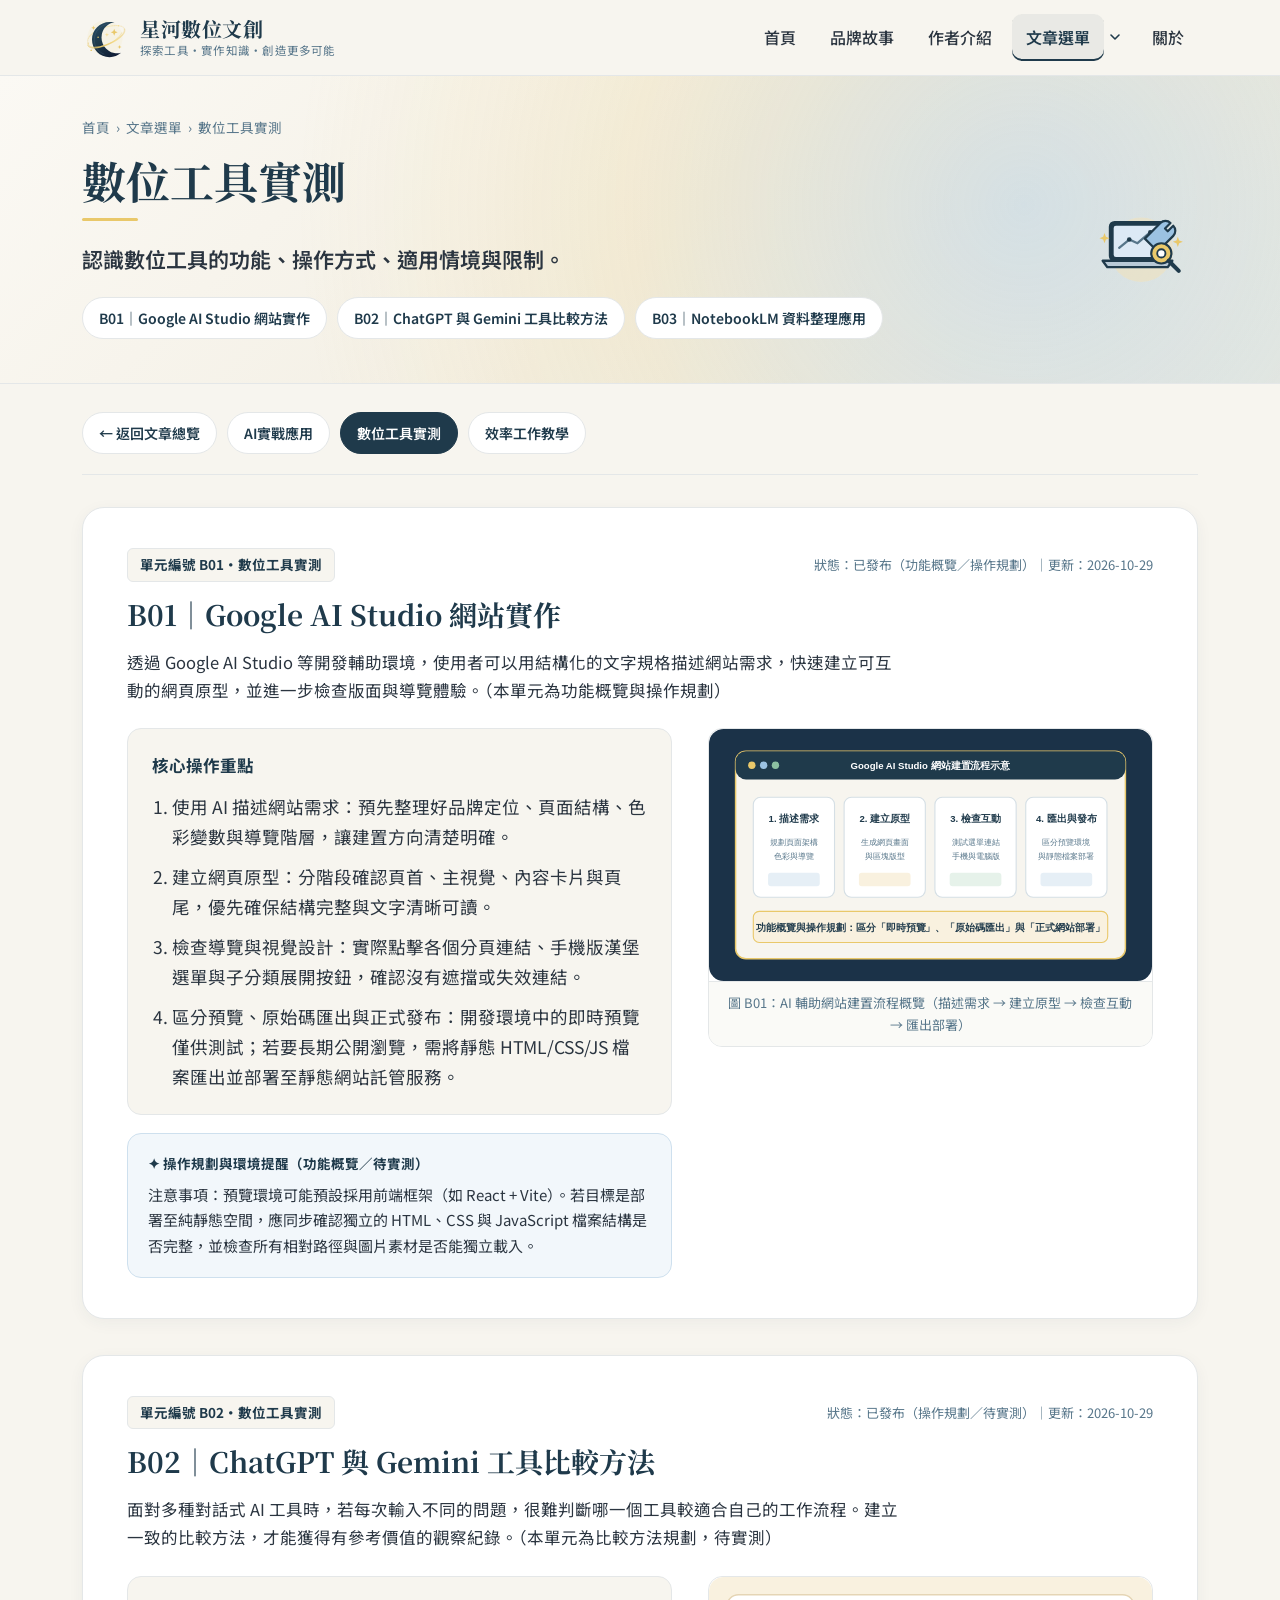
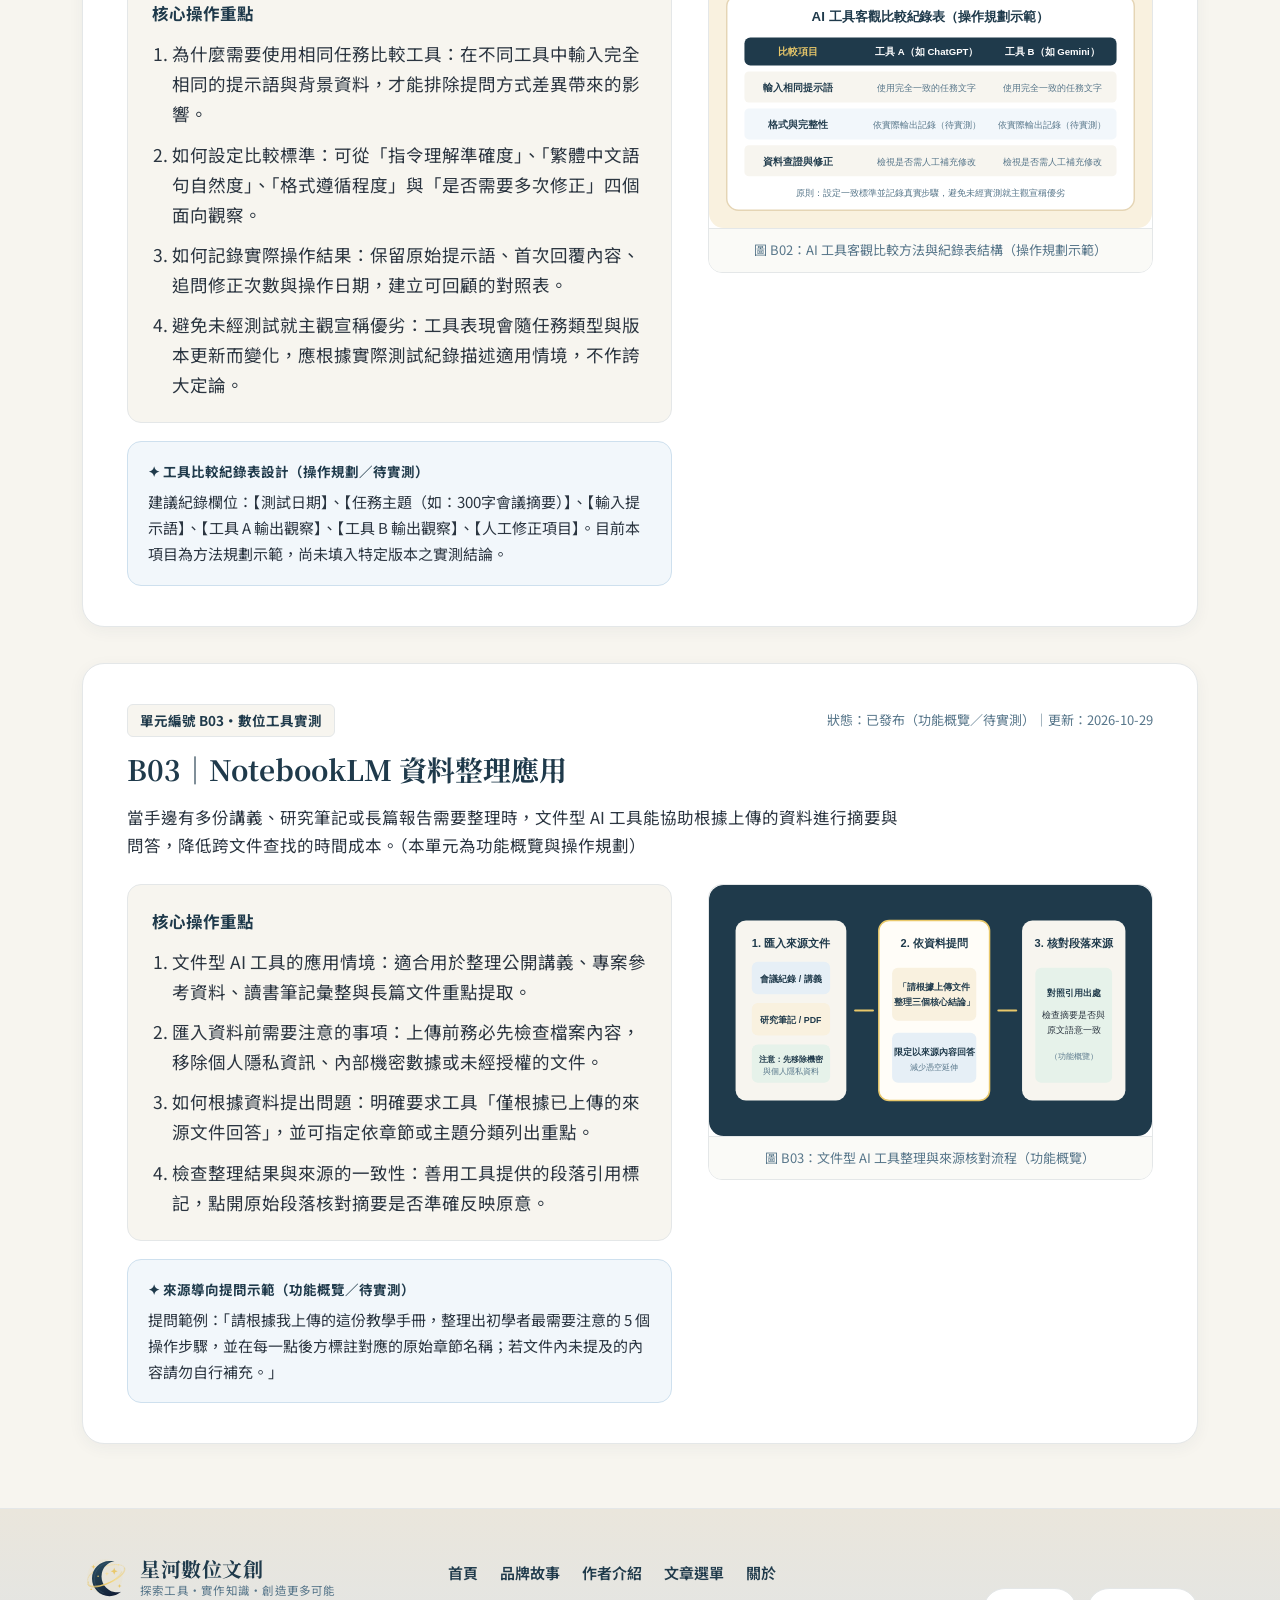
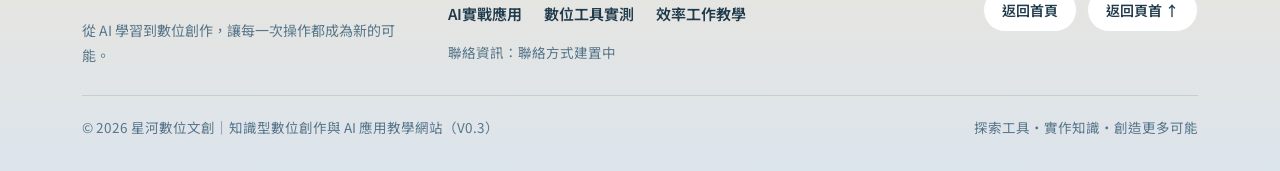
<file: articles-tools.html>
<!doctype html>
<html lang="zh-Hant-TW">
  <head>
    <meta charset="UTF-8" />
    <meta name="viewport" content="width=device-width, initial-scale=1.0" />
    <title>數位工具實測｜星河數位文創</title>
    <meta name="description" content="認識數位工具的功能、操作方式、適用情境與限制：包含 Google AI Studio 網站實作、ChatGPT 與 Gemini 工具比較方法、NotebookLM 資料整理應用。" />
    <meta property="og:title" content="數位工具實測｜星河數位文創" />
    <meta property="og:description" content="認識數位工具的功能、操作方式、適用情境與限制：包含 Google AI Studio 網站實作、ChatGPT 與 Gemini 工具比較方法、NotebookLM 資料整理應用。" />
    <meta property="og:type" content="website" />
    <meta name="twitter:card" content="summary_large_image" />
    <link rel="icon" type="image/svg+xml" href="assets/icons/logo.svg" />
    <link rel="stylesheet" href="css/style.css" />
  </head>
  <body>
    <div id="root"><link rel="preload" as="image" href="assets/icons/logo.svg"/><link rel="preload" as="image" href="assets/icons/cat-ai.svg"/><link rel="preload" as="image" href="assets/icons/cat-tools.svg"/><link rel="preload" as="image" href="assets/icons/cat-work.svg"/><link rel="preload" as="image" href="assets/images/unit-b01.svg"/><link rel="preload" as="image" href="assets/images/unit-b02.svg"/><link rel="preload" as="image" href="assets/images/unit-b03.svg"/><div class="site-wrapper" data-current-page="articles-tools.html"><a href="#main-content" class="skip-link">跳至主要內容</a><header class="site-header"><div class="sr-container header-inner"><a href="index.html" class="brand-identity" aria-label="星河數位文創 首頁"><img src="assets/icons/logo.svg" alt="星河數位文創 新月與金色星軌標誌" class="brand-logo-img" width="46" height="46"/><div class="brand-text-wrap"><span class="brand-title">星河數位文創</span><span class="brand-tagline-mini">探索工具・實作知識・創造更多可能</span></div></a><nav class="desktop-nav" aria-label="主導覽選單"><a href="index.html" class="nav-link ">首頁</a><a href="brand.html" class="nav-link ">品牌故事</a><a href="author.html" class="nav-link ">作者介紹</a><div class="nav-item-group"><a href="articles.html" class="nav-link is-active">文章選單</a><button type="button" id="desktop-dropdown-toggle" class="desktop-dropdown-toggle" aria-label="展開或收合文章選單子分類" aria-expanded="false" aria-controls="desktop-dropdown-menu"><svg width="16" height="16" viewBox="0 0 20 20" fill="none" aria-hidden="true"><path d="M5 7.5L10 12.5L15 7.5" stroke="currentColor" stroke-width="2" stroke-linecap="round" stroke-linejoin="round"></path></svg></button><div id="desktop-dropdown-menu" class="desktop-dropdown-menu " role="region" aria-label="文章選單第二層分類"><a href="articles-ai.html" class="dropdown-sublink "><span style="display:inline-flex;align-items:center"><span class="dropdown-sublink-dot" style="background-color:#8FB8D8" aria-hidden="true"></span>AI實戰應用</span><span aria-hidden="true">›</span></a><a href="articles-tools.html" class="dropdown-sublink is-active" aria-current="page"><span style="display:inline-flex;align-items:center"><span class="dropdown-sublink-dot" style="background-color:#E9C86A" aria-hidden="true"></span>數位工具實測</span><span aria-hidden="true">›</span></a><a href="articles-work.html" class="dropdown-sublink "><span style="display:inline-flex;align-items:center"><span class="dropdown-sublink-dot" style="background-color:#8CC0A1" aria-hidden="true"></span>效率工作教學</span><span aria-hidden="true">›</span></a></div></div><a href="about.html" class="nav-link ">關於</a></nav><button type="button" id="mobile-menu-trigger" class="mobile-menu-trigger" aria-label="開啟網站導覽選單" aria-expanded="false" aria-controls="mobile-nav-overlay"><svg width="26" height="26" viewBox="0 0 24 24" fill="none" stroke="currentColor" stroke-width="2.2" aria-hidden="true"><line x1="3.5" y1="6.5" x2="20.5" y2="6.5" stroke-linecap="round"></line><line x1="3.5" y1="12" x2="20.5" y2="12" stroke-linecap="round"></line><line x1="3.5" y1="17.5" x2="20.5" y2="17.5" stroke-linecap="round"></line></svg></button></div></header><div id="mobile-nav-overlay" class="mobile-nav-overlay " aria-hidden="true"><nav class="mobile-nav-panel" aria-label="手機版網站導覽選單"><div class="mobile-panel-header"><a href="index.html" class="brand-identity"><img src="assets/icons/logo.svg" alt="星河數位文創標誌" class="brand-logo-img" width="48" height="48"/><div class="brand-text-wrap"><span class="brand-title">星河數位文創</span><span class="brand-tagline-mini">探索工具・實作知識・創造更多可能</span></div></a><button type="button" id="mobile-close-btn" class="mobile-close-btn" aria-label="關閉選單">×</button></div><ul class="mobile-nav-list"><li class="mobile-nav-item"><div class="mobile-nav-row"><a href="index.html" class="mobile-nav-link "><svg class="mobile-nav-icon" viewBox="0 0 24 24" fill="none" stroke="currentColor" stroke-width="2" aria-hidden="true"><path d="M3 10.5L12 3l9 7.5V20a1 1 0 0 1-1 1h-5v-6h-6v6H4a1 1 0 0 1-1-1v-9.5z" stroke-linecap="round" stroke-linejoin="round"></path></svg><span>首頁</span></a><span aria-hidden="true" style="color:#57768A;padding-right:8px">›</span></div></li><li class="mobile-nav-item"><div class="mobile-nav-row"><a href="brand.html" class="mobile-nav-link "><svg class="mobile-nav-icon" viewBox="0 0 24 24" fill="none" stroke="currentColor" stroke-width="2" aria-hidden="true"><path d="M2 4h7a3 3 0 0 1 3 3v13a2 2 0 0 0-2-2H2V4zm20 0h-7a3 3 0 0 0-3 3v13a2 2 0 0 1 2-2h8V4z" stroke-linecap="round" stroke-linejoin="round"></path></svg><span>品牌故事</span></a><span aria-hidden="true" style="color:#57768A;padding-right:8px">›</span></div></li><li class="mobile-nav-item"><div class="mobile-nav-row"><a href="author.html" class="mobile-nav-link "><svg class="mobile-nav-icon" viewBox="0 0 24 24" fill="none" stroke="currentColor" stroke-width="2" aria-hidden="true"><circle cx="12" cy="8" r="4"></circle><path d="M4 20c1.5-4 4.5-6 8-6s6.5 2 8 6" stroke-linecap="round"></path></svg><span>作者介紹</span></a><span aria-hidden="true" style="color:#57768A;padding-right:8px">›</span></div></li><li class="mobile-nav-item"><div class="mobile-nav-row"><a href="articles.html" class="mobile-nav-link is-active"><svg class="mobile-nav-icon" viewBox="0 0 24 24" fill="none" stroke="currentColor" stroke-width="2" aria-hidden="true"><rect x="4" y="3" width="16" height="18" rx="2"></rect><line x1="8" y1="8" x2="16" y2="8" stroke-linecap="round"></line><line x1="8" y1="12" x2="16" y2="12" stroke-linecap="round"></line><line x1="8" y1="16" x2="13" y2="16" stroke-linecap="round"></line></svg><span>文章選單</span></a><button type="button" id="mobile-submenu-toggle" class="mobile-submenu-toggle" aria-label="收合文章子分類" aria-expanded="true" aria-controls="mobile-submenu-wrap"><svg width="18" height="18" viewBox="0 0 20 20" fill="none" aria-hidden="true"><path d="M5 7.5L10 12.5L15 7.5" stroke="currentColor" stroke-width="2.2" stroke-linecap="round" stroke-linejoin="round"></path></svg></button></div><div id="mobile-submenu-wrap" class="mobile-submenu-wrap is-open"><div class="mobile-submenu-card"><a href="articles-ai.html" class="mobile-sublink"><span class="mobile-sublink-left"><img src="assets/icons/cat-ai.svg" alt="" aria-hidden="true" class="mobile-sublink-thumb"/><span>AI實戰應用</span></span><span aria-hidden="true" style="color:#57768A">›</span></a><a href="articles-tools.html" class="mobile-sublink"><span class="mobile-sublink-left"><img src="assets/icons/cat-tools.svg" alt="" aria-hidden="true" class="mobile-sublink-thumb"/><span>數位工具實測</span></span><span aria-hidden="true" style="color:#57768A">›</span></a><a href="articles-work.html" class="mobile-sublink"><span class="mobile-sublink-left"><img src="assets/icons/cat-work.svg" alt="" aria-hidden="true" class="mobile-sublink-thumb"/><span>效率工作教學</span></span><span aria-hidden="true" style="color:#57768A">›</span></a></div></div></li><li class="mobile-nav-item"><div class="mobile-nav-row"><a href="about.html" class="mobile-nav-link "><svg class="mobile-nav-icon" viewBox="0 0 24 24" fill="none" stroke="currentColor" stroke-width="2" aria-hidden="true"><circle cx="12" cy="12" r="9"></circle><line x1="12" y1="11" x2="12" y2="16" stroke-linecap="round"></line><circle cx="12" cy="8" r="0.8" fill="currentColor"></circle></svg><span>關於</span></a><span aria-hidden="true" style="color:#57768A;padding-right:8px">›</span></div></li></ul><div class="mobile-panel-footer"><span class="mobile-contact-status"><span aria-hidden="true">✦</span><span>聯絡方式建置中｜探索工具・實作知識</span></span></div></nav></div><main id="main-content"><section class="page-hero-warm"><div class="sr-container"><nav class="breadcrumb-nav" aria-label="麵包屑導覽"><a href="index.html">首頁</a><span aria-hidden="true">›</span><a href="articles.html">文章選單</a><span aria-hidden="true">›</span><span aria-current="page">數位工具實測</span></nav><div style="display:flex;flex-wrap:wrap;align-items:center;justify-content:space-between;gap:24px"><div><h1 class="page-main-title">數位工具實測</h1><p class="page-subtitle" style="margin-top:8px">認識數位工具的功能、操作方式、適用情境與限制。</p><div class="unit-jump-bar" aria-label="本頁教學單元快速跳轉"><a href="#B01" class="unit-jump-pill"><span>B01｜Google AI Studio 網站實作</span></a><a href="#B02" class="unit-jump-pill"><span>B02｜ChatGPT 與 Gemini 工具比較方法</span></a><a href="#B03" class="unit-jump-pill"><span>B03｜NotebookLM 資料整理應用</span></a></div></div><div style="width:110px;height:92px"><img src="assets/icons/cat-tools.svg" alt="筆記型電腦、工具與放大鏡圖示" width="110" height="92"/></div></div></div></section><section style="padding-top:28px"><div class="sr-container"><div style="display:flex;flex-wrap:wrap;align-items:center;justify-content:space-between;gap:12px;padding-bottom:20px;border-bottom:1px solid #E4E7E8"><div style="display:flex;flex-wrap:wrap;gap:10px"><a href="articles.html" class="unit-jump-pill">← 返回文章總覽</a><a href="articles-ai.html" class="unit-jump-pill">AI實戰應用</a><a href="articles-tools.html" class="unit-jump-pill" style="background-color:#1F3A4B;color:#FFFFFF;border-color:#1F3A4B" aria-current="page">數位工具實測</a><a href="articles-work.html" class="unit-jump-pill">效率工作教學</a></div></div></div></section><section class="content-section" style="padding-top:32px"><div class="sr-container units-list-container"><article id="B01" class="teaching-unit-card"><div class="unit-meta-row"><span class="unit-code-badge">單元編號 B01・數位工具實測</span><span class="unit-status-note">狀態：已發布（功能概覽／操作規劃）｜更新：2026-10-29</span></div><h2 class="unit-title">B01｜Google AI Studio 網站實作</h2><p class="unit-intro">透過 Google AI Studio 等開發輔助環境，使用者可以用結構化的文字規格描述網站需求，快速建立可互動的網頁原型，並進一步檢查版面與導覽體驗。（本單元為功能概覽與操作規劃）</p><div class="unit-content-grid"><div><div class="unit-keypoints-box"><h3 class="unit-subhead">核心操作重點</h3><ol class="unit-points-list"><li>使用 AI 描述網站需求：預先整理好品牌定位、頁面結構、色彩變數與導覽階層，讓建置方向清楚明確。</li><li>建立網頁原型：分階段確認頁首、主視覺、內容卡片與頁尾，優先確保結構完整與文字清晰可讀。</li><li>檢查導覽與視覺設計：實際點擊各個分頁連結、手機版漢堡選單與子分類展開按鈕，確認沒有遮擋或失效連結。</li><li>區分預覽、原始碼匯出與正式發布：開發環境中的即時預覽僅供測試；若要長期公開瀏覽，需將靜態 HTML/CSS/JS 檔案匯出並部署至靜態網站託管服務。</li></ol></div><div class="unit-example-box"><span class="unit-example-label">✦ 操作規劃與環境提醒（功能概覽／待實測）</span><p class="unit-example-text">注意事項：預覽環境可能預設採用前端框架（如 React + Vite）。若目標是部署至純靜態空間，應同步確認獨立的 HTML、CSS 與 JavaScript 檔案結構是否完整，並檢查所有相對路徑與圖片素材是否能獨立載入。</p></div></div><figure class="unit-figure"><img src="assets/images/unit-b01.svg" alt="Google AI Studio 網站實作流程：描述需求、建立原型、檢查互動、匯出與發布四步驟示意圖" width="600" height="340"/><figcaption class="unit-figcaption">圖 B01：AI 輔助網站建置流程概覽（描述需求 → 建立原型 → 檢查互動 → 匯出部署）</figcaption></figure></div></article><article id="B02" class="teaching-unit-card"><div class="unit-meta-row"><span class="unit-code-badge">單元編號 B02・數位工具實測</span><span class="unit-status-note">狀態：已發布（操作規劃／待實測）｜更新：2026-10-29</span></div><h2 class="unit-title">B02｜ChatGPT 與 Gemini 工具比較方法</h2><p class="unit-intro">面對多種對話式 AI 工具時，若每次輸入不同的問題，很難判斷哪一個工具較適合自己的工作流程。建立一致的比較方法，才能獲得有參考價值的觀察紀錄。（本單元為比較方法規劃，待實測）</p><div class="unit-content-grid"><div><div class="unit-keypoints-box"><h3 class="unit-subhead">核心操作重點</h3><ol class="unit-points-list"><li>為什麼需要使用相同任務比較工具：在不同工具中輸入完全相同的提示語與背景資料，才能排除提問方式差異帶來的影響。</li><li>如何設定比較標準：可從「指令理解準確度」、「繁體中文語句自然度」、「格式遵循程度」與「是否需要多次修正」四個面向觀察。</li><li>如何記錄實際操作結果：保留原始提示語、首次回覆內容、追問修正次數與操作日期，建立可回顧的對照表。</li><li>避免未經測試就主觀宣稱優劣：工具表現會隨任務類型與版本更新而變化，應根據實際測試紀錄描述適用情境，不作誇大定論。</li></ol></div><div class="unit-example-box"><span class="unit-example-label">✦ 工具比較紀錄表設計（操作規劃／待實測）</span><p class="unit-example-text">建議紀錄欄位：【測試日期】、【任務主題（如：300字會議摘要）】、【輸入提示語】、【工具 A 輸出觀察】、【工具 B 輸出觀察】、【人工修正項目】。目前本項目為方法規劃示範，尚未填入特定版本之實測結論。</p></div></div><figure class="unit-figure"><img src="assets/images/unit-b02.svg" alt="ChatGPT 與 Gemini 工具客觀比較紀錄表設計示意圖" width="600" height="340"/><figcaption class="unit-figcaption">圖 B02：AI 工具客觀比較方法與紀錄表結構（操作規劃示範）</figcaption></figure></div></article><article id="B03" class="teaching-unit-card"><div class="unit-meta-row"><span class="unit-code-badge">單元編號 B03・數位工具實測</span><span class="unit-status-note">狀態：已發布（功能概覽／待實測）｜更新：2026-10-29</span></div><h2 class="unit-title">B03｜NotebookLM 資料整理應用</h2><p class="unit-intro">當手邊有多份講義、研究筆記或長篇報告需要整理時，文件型 AI 工具能協助根據上傳的資料進行摘要與問答，降低跨文件查找的時間成本。（本單元為功能概覽與操作規劃）</p><div class="unit-content-grid"><div><div class="unit-keypoints-box"><h3 class="unit-subhead">核心操作重點</h3><ol class="unit-points-list"><li>文件型 AI 工具的應用情境：適合用於整理公開講義、專案參考資料、讀書筆記彙整與長篇文件重點提取。</li><li>匯入資料前需要注意的事項：上傳前務必先檢查檔案內容，移除個人隱私資訊、內部機密數據或未經授權的文件。</li><li>如何根據資料提出問題：明確要求工具「僅根據已上傳的來源文件回答」，並可指定依章節或主題分類列出重點。</li><li>檢查整理結果與來源的一致性：善用工具提供的段落引用標記，點開原始段落核對摘要是否準確反映原意。</li></ol></div><div class="unit-example-box"><span class="unit-example-label">✦ 來源導向提問示範（功能概覽／待實測）</span><p class="unit-example-text">提問範例：「請根據我上傳的這份教學手冊，整理出初學者最需要注意的 5 個操作步驟，並在每一點後方標註對應的原始章節名稱；若文件內未提及的內容請勿自行補充。」</p></div></div><figure class="unit-figure"><img src="assets/images/unit-b03.svg" alt="NotebookLM 資料整理應用：匯入來源文件、依資料提問、核對段落來源三階段示意圖" width="600" height="340"/><figcaption class="unit-figcaption">圖 B03：文件型 AI 工具整理與來源核對流程（功能概覽）</figcaption></figure></div></article></div></section></main><footer class="site-footer"><div class="sr-container"><div class="footer-top-grid"><div><a href="index.html" class="brand-identity"><img src="assets/icons/logo.svg" alt="星河數位文創標誌" class="brand-logo-img" width="44" height="44"/><div class="brand-text-wrap"><span class="brand-title">星河數位文創</span><span class="brand-tagline-mini">探索工具・實作知識・創造更多可能</span></div></a><p style="font-size:14px;color:#57768A;margin:10px 0 0;max-width:340px">從 AI 學習到數位創作，讓每一次操作都成為新的可能。</p></div><div><nav class="footer-nav-links" aria-label="頁尾網站連結"><div class="footer-nav-row"><a href="index.html">首頁</a><a href="brand.html">品牌故事</a><a href="author.html">作者介紹</a><a href="articles.html">文章選單</a><a href="about.html">關於</a></div><div class="footer-nav-row"><a href="articles-ai.html">AI實戰應用</a><a href="articles-tools.html">數位工具實測</a><a href="articles-work.html">效率工作教學</a></div></nav><div style="margin-top:10px;font-size:13.5px;color:#57768A">聯絡資訊：聯絡方式建置中</div></div><div style="display:flex;flex-wrap:wrap;gap:10px"><a href="index.html" class="btn-back-home"><span>返回首頁</span></a><button type="button" class="btn-back-home" aria-label="返回頁面頂部"><span>返回頁首 ↑</span></button></div></div><div class="footer-bottom-row"><span>© 2026 星河數位文創｜知識型數位創作與 AI 應用教學網站（V0.3）</span><span>探索工具・實作知識・創造更多可能</span></div></div></footer></div></div>
    <script src="js/articles-data.js"></script>
    <script src="js/main.js"></script>
  </body>
</html>
</file>
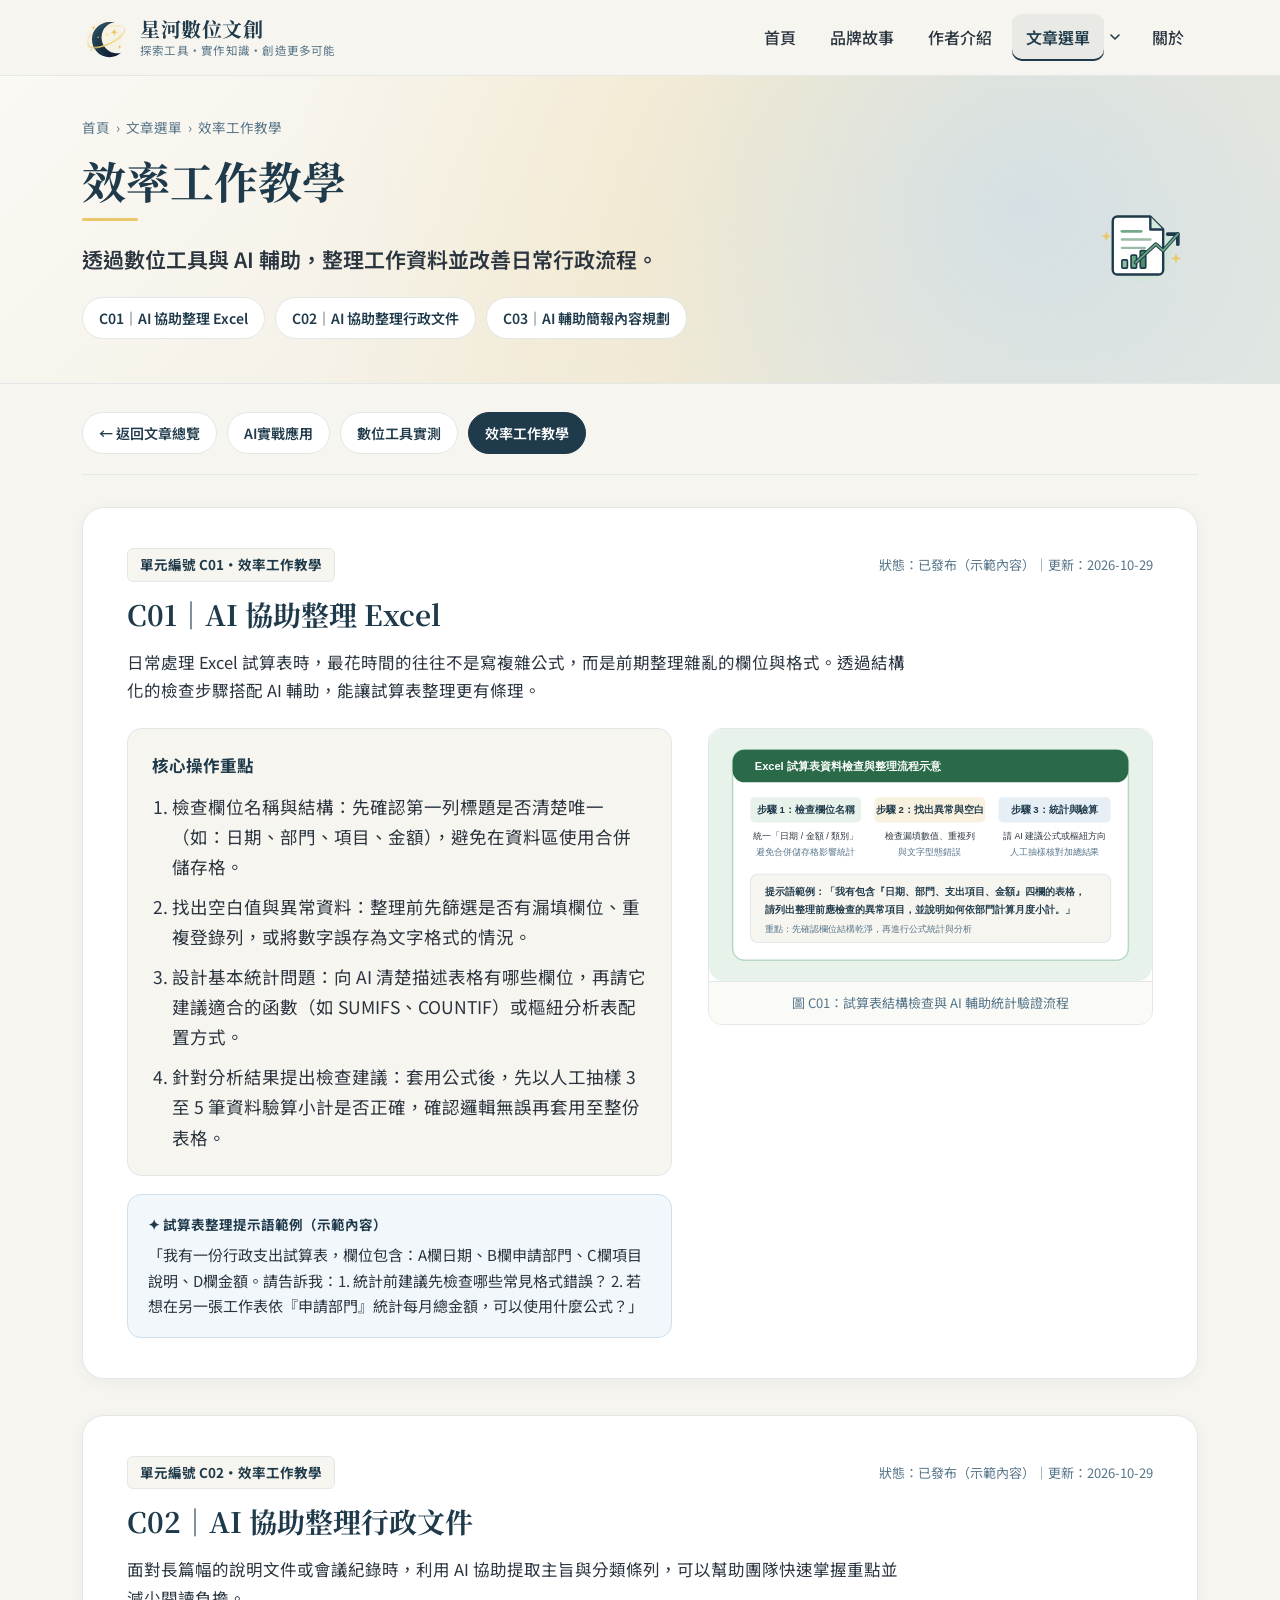
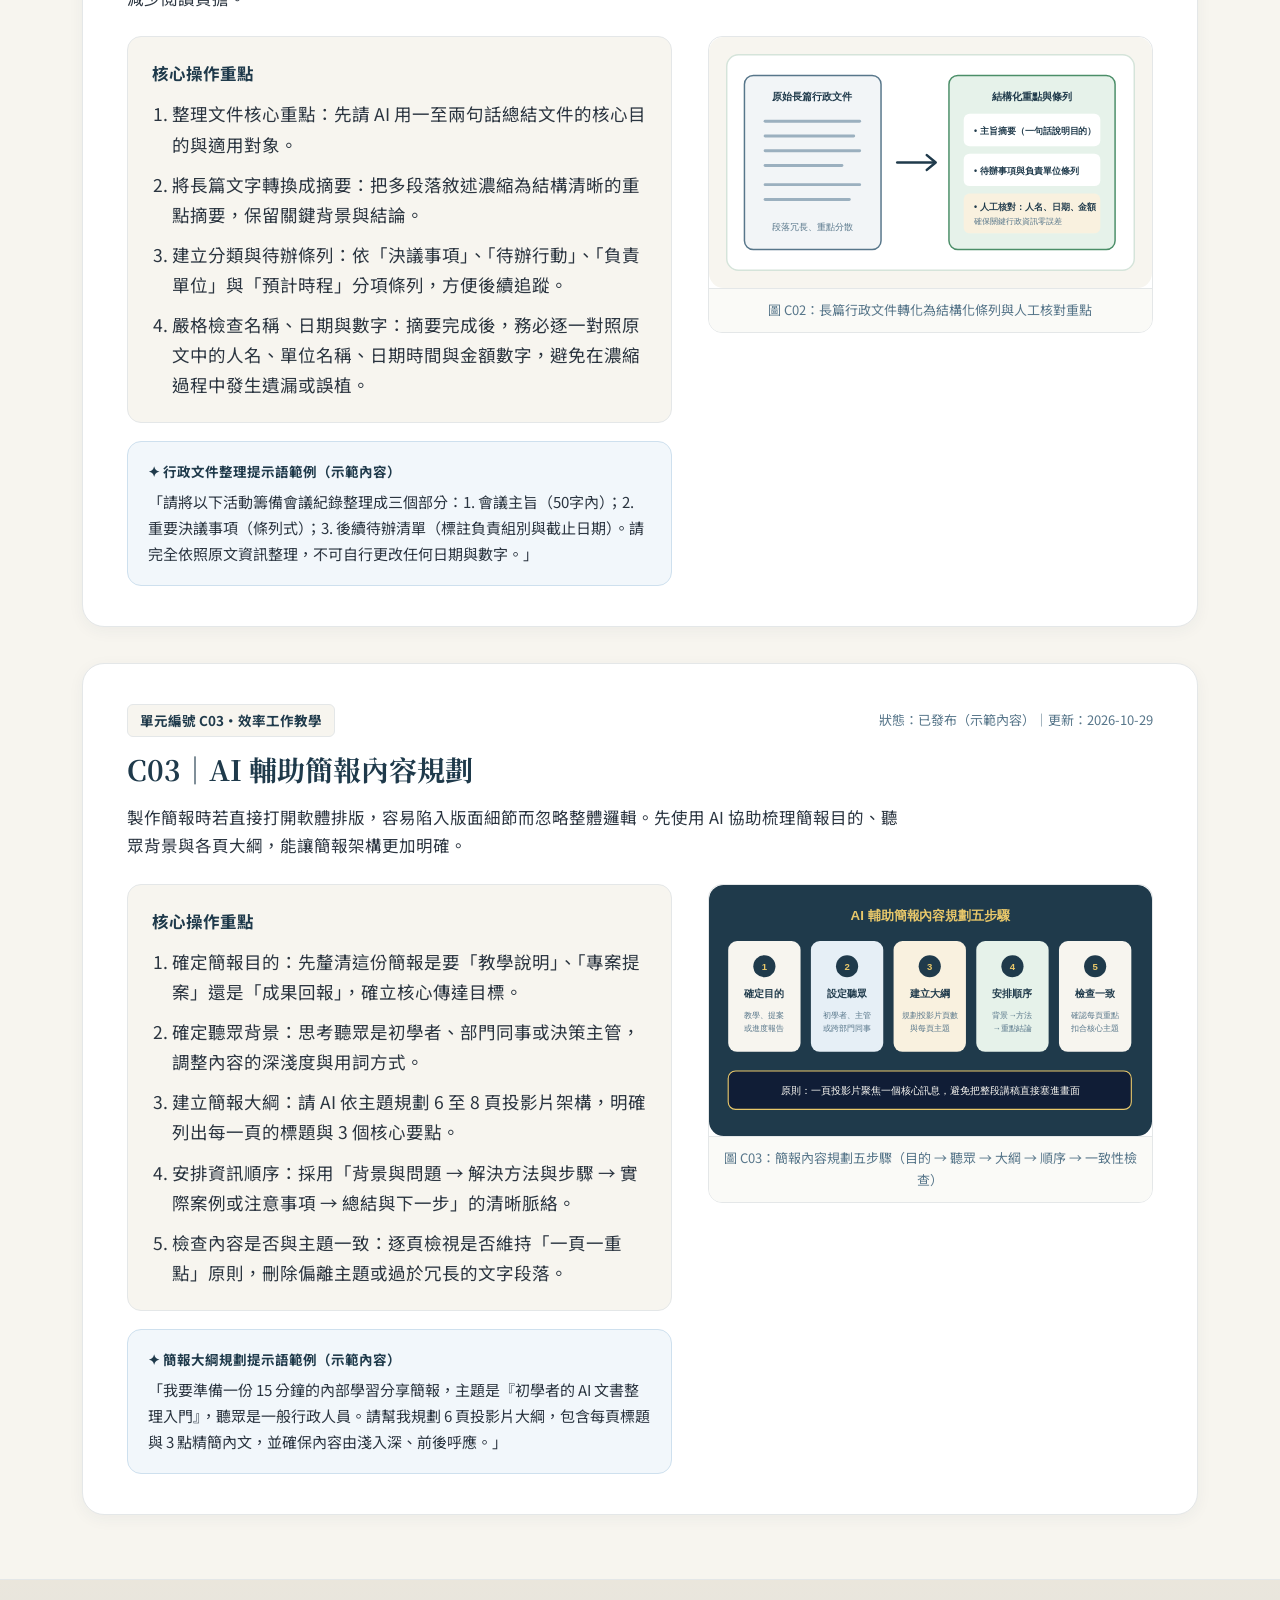
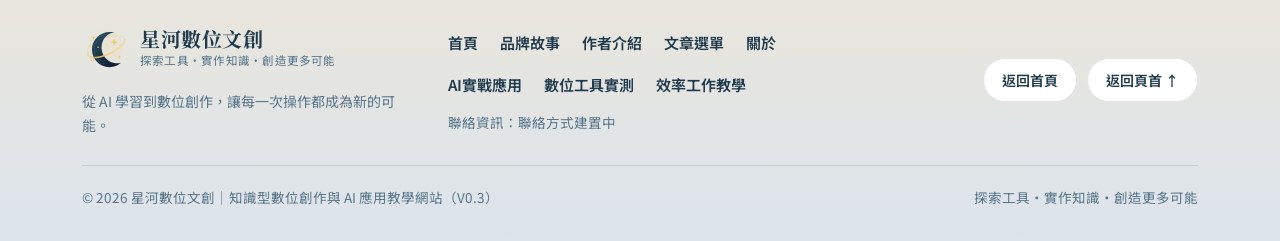
<file: articles-work.html>
<!doctype html>
<html lang="zh-Hant-TW">
  <head>
    <meta charset="UTF-8" />
    <meta name="viewport" content="width=device-width, initial-scale=1.0" />
    <title>效率工作教學｜星河數位文創</title>
    <meta name="description" content="透過數位工具與 AI 輔助，整理工作資料並改善日常行政流程：包含 AI 協助整理 Excel、AI 協助整理行政文件、AI 輔助簡報內容規劃。" />
    <meta property="og:title" content="效率工作教學｜星河數位文創" />
    <meta property="og:description" content="透過數位工具與 AI 輔助，整理工作資料並改善日常行政流程：包含 AI 協助整理 Excel、AI 協助整理行政文件、AI 輔助簡報內容規劃。" />
    <meta property="og:type" content="website" />
    <meta name="twitter:card" content="summary_large_image" />
    <link rel="icon" type="image/svg+xml" href="assets/icons/logo.svg" />
    <link rel="stylesheet" href="css/style.css" />
  </head>
  <body>
    <div id="root"><link rel="preload" as="image" href="assets/icons/logo.svg"/><link rel="preload" as="image" href="assets/icons/cat-ai.svg"/><link rel="preload" as="image" href="assets/icons/cat-tools.svg"/><link rel="preload" as="image" href="assets/icons/cat-work.svg"/><link rel="preload" as="image" href="assets/images/unit-c01.svg"/><link rel="preload" as="image" href="assets/images/unit-c02.svg"/><link rel="preload" as="image" href="assets/images/unit-c03.svg"/><div class="site-wrapper" data-current-page="articles-work.html"><a href="#main-content" class="skip-link">跳至主要內容</a><header class="site-header"><div class="sr-container header-inner"><a href="index.html" class="brand-identity" aria-label="星河數位文創 首頁"><img src="assets/icons/logo.svg" alt="星河數位文創 新月與金色星軌標誌" class="brand-logo-img" width="46" height="46"/><div class="brand-text-wrap"><span class="brand-title">星河數位文創</span><span class="brand-tagline-mini">探索工具・實作知識・創造更多可能</span></div></a><nav class="desktop-nav" aria-label="主導覽選單"><a href="index.html" class="nav-link ">首頁</a><a href="brand.html" class="nav-link ">品牌故事</a><a href="author.html" class="nav-link ">作者介紹</a><div class="nav-item-group"><a href="articles.html" class="nav-link is-active">文章選單</a><button type="button" id="desktop-dropdown-toggle" class="desktop-dropdown-toggle" aria-label="展開或收合文章選單子分類" aria-expanded="false" aria-controls="desktop-dropdown-menu"><svg width="16" height="16" viewBox="0 0 20 20" fill="none" aria-hidden="true"><path d="M5 7.5L10 12.5L15 7.5" stroke="currentColor" stroke-width="2" stroke-linecap="round" stroke-linejoin="round"></path></svg></button><div id="desktop-dropdown-menu" class="desktop-dropdown-menu " role="region" aria-label="文章選單第二層分類"><a href="articles-ai.html" class="dropdown-sublink "><span style="display:inline-flex;align-items:center"><span class="dropdown-sublink-dot" style="background-color:#8FB8D8" aria-hidden="true"></span>AI實戰應用</span><span aria-hidden="true">›</span></a><a href="articles-tools.html" class="dropdown-sublink "><span style="display:inline-flex;align-items:center"><span class="dropdown-sublink-dot" style="background-color:#E9C86A" aria-hidden="true"></span>數位工具實測</span><span aria-hidden="true">›</span></a><a href="articles-work.html" class="dropdown-sublink is-active" aria-current="page"><span style="display:inline-flex;align-items:center"><span class="dropdown-sublink-dot" style="background-color:#8CC0A1" aria-hidden="true"></span>效率工作教學</span><span aria-hidden="true">›</span></a></div></div><a href="about.html" class="nav-link ">關於</a></nav><button type="button" id="mobile-menu-trigger" class="mobile-menu-trigger" aria-label="開啟網站導覽選單" aria-expanded="false" aria-controls="mobile-nav-overlay"><svg width="26" height="26" viewBox="0 0 24 24" fill="none" stroke="currentColor" stroke-width="2.2" aria-hidden="true"><line x1="3.5" y1="6.5" x2="20.5" y2="6.5" stroke-linecap="round"></line><line x1="3.5" y1="12" x2="20.5" y2="12" stroke-linecap="round"></line><line x1="3.5" y1="17.5" x2="20.5" y2="17.5" stroke-linecap="round"></line></svg></button></div></header><div id="mobile-nav-overlay" class="mobile-nav-overlay " aria-hidden="true"><nav class="mobile-nav-panel" aria-label="手機版網站導覽選單"><div class="mobile-panel-header"><a href="index.html" class="brand-identity"><img src="assets/icons/logo.svg" alt="星河數位文創標誌" class="brand-logo-img" width="48" height="48"/><div class="brand-text-wrap"><span class="brand-title">星河數位文創</span><span class="brand-tagline-mini">探索工具・實作知識・創造更多可能</span></div></a><button type="button" id="mobile-close-btn" class="mobile-close-btn" aria-label="關閉選單">×</button></div><ul class="mobile-nav-list"><li class="mobile-nav-item"><div class="mobile-nav-row"><a href="index.html" class="mobile-nav-link "><svg class="mobile-nav-icon" viewBox="0 0 24 24" fill="none" stroke="currentColor" stroke-width="2" aria-hidden="true"><path d="M3 10.5L12 3l9 7.5V20a1 1 0 0 1-1 1h-5v-6h-6v6H4a1 1 0 0 1-1-1v-9.5z" stroke-linecap="round" stroke-linejoin="round"></path></svg><span>首頁</span></a><span aria-hidden="true" style="color:#57768A;padding-right:8px">›</span></div></li><li class="mobile-nav-item"><div class="mobile-nav-row"><a href="brand.html" class="mobile-nav-link "><svg class="mobile-nav-icon" viewBox="0 0 24 24" fill="none" stroke="currentColor" stroke-width="2" aria-hidden="true"><path d="M2 4h7a3 3 0 0 1 3 3v13a2 2 0 0 0-2-2H2V4zm20 0h-7a3 3 0 0 0-3 3v13a2 2 0 0 1 2-2h8V4z" stroke-linecap="round" stroke-linejoin="round"></path></svg><span>品牌故事</span></a><span aria-hidden="true" style="color:#57768A;padding-right:8px">›</span></div></li><li class="mobile-nav-item"><div class="mobile-nav-row"><a href="author.html" class="mobile-nav-link "><svg class="mobile-nav-icon" viewBox="0 0 24 24" fill="none" stroke="currentColor" stroke-width="2" aria-hidden="true"><circle cx="12" cy="8" r="4"></circle><path d="M4 20c1.5-4 4.5-6 8-6s6.5 2 8 6" stroke-linecap="round"></path></svg><span>作者介紹</span></a><span aria-hidden="true" style="color:#57768A;padding-right:8px">›</span></div></li><li class="mobile-nav-item"><div class="mobile-nav-row"><a href="articles.html" class="mobile-nav-link is-active"><svg class="mobile-nav-icon" viewBox="0 0 24 24" fill="none" stroke="currentColor" stroke-width="2" aria-hidden="true"><rect x="4" y="3" width="16" height="18" rx="2"></rect><line x1="8" y1="8" x2="16" y2="8" stroke-linecap="round"></line><line x1="8" y1="12" x2="16" y2="12" stroke-linecap="round"></line><line x1="8" y1="16" x2="13" y2="16" stroke-linecap="round"></line></svg><span>文章選單</span></a><button type="button" id="mobile-submenu-toggle" class="mobile-submenu-toggle" aria-label="收合文章子分類" aria-expanded="true" aria-controls="mobile-submenu-wrap"><svg width="18" height="18" viewBox="0 0 20 20" fill="none" aria-hidden="true"><path d="M5 7.5L10 12.5L15 7.5" stroke="currentColor" stroke-width="2.2" stroke-linecap="round" stroke-linejoin="round"></path></svg></button></div><div id="mobile-submenu-wrap" class="mobile-submenu-wrap is-open"><div class="mobile-submenu-card"><a href="articles-ai.html" class="mobile-sublink"><span class="mobile-sublink-left"><img src="assets/icons/cat-ai.svg" alt="" aria-hidden="true" class="mobile-sublink-thumb"/><span>AI實戰應用</span></span><span aria-hidden="true" style="color:#57768A">›</span></a><a href="articles-tools.html" class="mobile-sublink"><span class="mobile-sublink-left"><img src="assets/icons/cat-tools.svg" alt="" aria-hidden="true" class="mobile-sublink-thumb"/><span>數位工具實測</span></span><span aria-hidden="true" style="color:#57768A">›</span></a><a href="articles-work.html" class="mobile-sublink"><span class="mobile-sublink-left"><img src="assets/icons/cat-work.svg" alt="" aria-hidden="true" class="mobile-sublink-thumb"/><span>效率工作教學</span></span><span aria-hidden="true" style="color:#57768A">›</span></a></div></div></li><li class="mobile-nav-item"><div class="mobile-nav-row"><a href="about.html" class="mobile-nav-link "><svg class="mobile-nav-icon" viewBox="0 0 24 24" fill="none" stroke="currentColor" stroke-width="2" aria-hidden="true"><circle cx="12" cy="12" r="9"></circle><line x1="12" y1="11" x2="12" y2="16" stroke-linecap="round"></line><circle cx="12" cy="8" r="0.8" fill="currentColor"></circle></svg><span>關於</span></a><span aria-hidden="true" style="color:#57768A;padding-right:8px">›</span></div></li></ul><div class="mobile-panel-footer"><span class="mobile-contact-status"><span aria-hidden="true">✦</span><span>聯絡方式建置中｜探索工具・實作知識</span></span></div></nav></div><main id="main-content"><section class="page-hero-warm"><div class="sr-container"><nav class="breadcrumb-nav" aria-label="麵包屑導覽"><a href="index.html">首頁</a><span aria-hidden="true">›</span><a href="articles.html">文章選單</a><span aria-hidden="true">›</span><span aria-current="page">效率工作教學</span></nav><div style="display:flex;flex-wrap:wrap;align-items:center;justify-content:space-between;gap:24px"><div><h1 class="page-main-title">效率工作教學</h1><p class="page-subtitle" style="margin-top:8px">透過數位工具與 AI 輔助，整理工作資料並改善日常行政流程。</p><div class="unit-jump-bar" aria-label="本頁教學單元快速跳轉"><a href="#C01" class="unit-jump-pill"><span>C01｜AI 協助整理 Excel</span></a><a href="#C02" class="unit-jump-pill"><span>C02｜AI 協助整理行政文件</span></a><a href="#C03" class="unit-jump-pill"><span>C03｜AI 輔助簡報內容規劃</span></a></div></div><div style="width:110px;height:92px"><img src="assets/icons/cat-work.svg" alt="文件、流程箭頭與圖表圖示" width="110" height="92"/></div></div></div></section><section style="padding-top:28px"><div class="sr-container"><div style="display:flex;flex-wrap:wrap;align-items:center;justify-content:space-between;gap:12px;padding-bottom:20px;border-bottom:1px solid #E4E7E8"><div style="display:flex;flex-wrap:wrap;gap:10px"><a href="articles.html" class="unit-jump-pill">← 返回文章總覽</a><a href="articles-ai.html" class="unit-jump-pill">AI實戰應用</a><a href="articles-tools.html" class="unit-jump-pill">數位工具實測</a><a href="articles-work.html" class="unit-jump-pill" style="background-color:#1F3A4B;color:#FFFFFF;border-color:#1F3A4B" aria-current="page">效率工作教學</a></div></div></div></section><section class="content-section" style="padding-top:32px"><div class="sr-container units-list-container"><article id="C01" class="teaching-unit-card"><div class="unit-meta-row"><span class="unit-code-badge">單元編號 C01・效率工作教學</span><span class="unit-status-note">狀態：已發布（示範內容）｜更新：2026-10-29</span></div><h2 class="unit-title">C01｜AI 協助整理 Excel</h2><p class="unit-intro">日常處理 Excel 試算表時，最花時間的往往不是寫複雜公式，而是前期整理雜亂的欄位與格式。透過結構化的檢查步驟搭配 AI 輔助，能讓試算表整理更有條理。</p><div class="unit-content-grid"><div><div class="unit-keypoints-box"><h3 class="unit-subhead">核心操作重點</h3><ol class="unit-points-list"><li>檢查欄位名稱與結構：先確認第一列標題是否清楚唯一（如：日期、部門、項目、金額），避免在資料區使用合併儲存格。</li><li>找出空白值與異常資料：整理前先篩選是否有漏填欄位、重複登錄列，或將數字誤存為文字格式的情況。</li><li>設計基本統計問題：向 AI 清楚描述表格有哪些欄位，再請它建議適合的函數（如 SUMIFS、COUNTIF）或樞紐分析表配置方式。</li><li>針對分析結果提出檢查建議：套用公式後，先以人工抽樣 3 至 5 筆資料驗算小計是否正確，確認邏輯無誤再套用至整份表格。</li></ol></div><div class="unit-example-box"><span class="unit-example-label">✦ 試算表整理提示語範例（示範內容）</span><p class="unit-example-text">「我有一份行政支出試算表，欄位包含：A欄日期、B欄申請部門、C欄項目說明、D欄金額。請告訴我：1. 統計前建議先檢查哪些常見格式錯誤？ 2. 若想在另一張工作表依『申請部門』統計每月總金額，可以使用什麼公式？」</p></div></div><figure class="unit-figure"><img src="assets/images/unit-c01.svg" alt="AI 協助整理 Excel：檢查欄位名稱、找出異常與空白、統計與驗算流程示意圖" width="600" height="340"/><figcaption class="unit-figcaption">圖 C01：試算表結構檢查與 AI 輔助統計驗證流程</figcaption></figure></div></article><article id="C02" class="teaching-unit-card"><div class="unit-meta-row"><span class="unit-code-badge">單元編號 C02・效率工作教學</span><span class="unit-status-note">狀態：已發布（示範內容）｜更新：2026-10-29</span></div><h2 class="unit-title">C02｜AI 協助整理行政文件</h2><p class="unit-intro">面對長篇幅的說明文件或會議紀錄時，利用 AI 協助提取主旨與分類條列，可以幫助團隊快速掌握重點並減少閱讀負擔。</p><div class="unit-content-grid"><div><div class="unit-keypoints-box"><h3 class="unit-subhead">核心操作重點</h3><ol class="unit-points-list"><li>整理文件核心重點：先請 AI 用一至兩句話總結文件的核心目的與適用對象。</li><li>將長篇文字轉換成摘要：把多段落敘述濃縮為結構清晰的重點摘要，保留關鍵背景與結論。</li><li>建立分類與待辦條列：依「決議事項」、「待辦行動」、「負責單位」與「預計時程」分項條列，方便後續追蹤。</li><li>嚴格檢查名稱、日期與數字：摘要完成後，務必逐一對照原文中的人名、單位名稱、日期時間與金額數字，避免在濃縮過程中發生遺漏或誤植。</li></ol></div><div class="unit-example-box"><span class="unit-example-label">✦ 行政文件整理提示語範例（示範內容）</span><p class="unit-example-text">「請將以下活動籌備會議紀錄整理成三個部分：1. 會議主旨（50字內）；2. 重要決議事項（條列式）；3. 後續待辦清單（標註負責組別與截止日期）。請完全依照原文資訊整理，不可自行更改任何日期與數字。」</p></div></div><figure class="unit-figure"><img src="assets/images/unit-c02.svg" alt="AI 協助整理行政文件：原始長篇文件轉換為結構化摘要、待辦條列與人工核對示意圖" width="600" height="340"/><figcaption class="unit-figcaption">圖 C02：長篇行政文件轉化為結構化條列與人工核對重點</figcaption></figure></div></article><article id="C03" class="teaching-unit-card"><div class="unit-meta-row"><span class="unit-code-badge">單元編號 C03・效率工作教學</span><span class="unit-status-note">狀態：已發布（示範內容）｜更新：2026-10-29</span></div><h2 class="unit-title">C03｜AI 輔助簡報內容規劃</h2><p class="unit-intro">製作簡報時若直接打開軟體排版，容易陷入版面細節而忽略整體邏輯。先使用 AI 協助梳理簡報目的、聽眾背景與各頁大綱，能讓簡報架構更加明確。</p><div class="unit-content-grid"><div><div class="unit-keypoints-box"><h3 class="unit-subhead">核心操作重點</h3><ol class="unit-points-list"><li>確定簡報目的：先釐清這份簡報是要「教學說明」、「專案提案」還是「成果回報」，確立核心傳達目標。</li><li>確定聽眾背景：思考聽眾是初學者、部門同事或決策主管，調整內容的深淺度與用詞方式。</li><li>建立簡報大綱：請 AI 依主題規劃 6 至 8 頁投影片架構，明確列出每一頁的標題與 3 個核心要點。</li><li>安排資訊順序：採用「背景與問題 → 解決方法與步驟 → 實際案例或注意事項 → 總結與下一步」的清晰脈絡。</li><li>檢查內容是否與主題一致：逐頁檢視是否維持「一頁一重點」原則，刪除偏離主題或過於冗長的文字段落。</li></ol></div><div class="unit-example-box"><span class="unit-example-label">✦ 簡報大綱規劃提示語範例（示範內容）</span><p class="unit-example-text">「我要準備一份 15 分鐘的內部學習分享簡報，主題是『初學者的 AI 文書整理入門』，聽眾是一般行政人員。請幫我規劃 6 頁投影片大綱，包含每頁標題與 3 點精簡內文，並確保內容由淺入深、前後呼應。」</p></div></div><figure class="unit-figure"><img src="assets/images/unit-c03.svg" alt="AI 輔助簡報內容規劃五步驟：確定目的、設定聽眾、建立大綱、安排順序、檢查一致示意圖" width="600" height="340"/><figcaption class="unit-figcaption">圖 C03：簡報內容規劃五步驟（目的 → 聽眾 → 大綱 → 順序 → 一致性檢查）</figcaption></figure></div></article></div></section></main><footer class="site-footer"><div class="sr-container"><div class="footer-top-grid"><div><a href="index.html" class="brand-identity"><img src="assets/icons/logo.svg" alt="星河數位文創標誌" class="brand-logo-img" width="44" height="44"/><div class="brand-text-wrap"><span class="brand-title">星河數位文創</span><span class="brand-tagline-mini">探索工具・實作知識・創造更多可能</span></div></a><p style="font-size:14px;color:#57768A;margin:10px 0 0;max-width:340px">從 AI 學習到數位創作，讓每一次操作都成為新的可能。</p></div><div><nav class="footer-nav-links" aria-label="頁尾網站連結"><div class="footer-nav-row"><a href="index.html">首頁</a><a href="brand.html">品牌故事</a><a href="author.html">作者介紹</a><a href="articles.html">文章選單</a><a href="about.html">關於</a></div><div class="footer-nav-row"><a href="articles-ai.html">AI實戰應用</a><a href="articles-tools.html">數位工具實測</a><a href="articles-work.html">效率工作教學</a></div></nav><div style="margin-top:10px;font-size:13.5px;color:#57768A">聯絡資訊：聯絡方式建置中</div></div><div style="display:flex;flex-wrap:wrap;gap:10px"><a href="index.html" class="btn-back-home"><span>返回首頁</span></a><button type="button" class="btn-back-home" aria-label="返回頁面頂部"><span>返回頁首 ↑</span></button></div></div><div class="footer-bottom-row"><span>© 2026 星河數位文創｜知識型數位創作與 AI 應用教學網站（V0.3）</span><span>探索工具・實作知識・創造更多可能</span></div></div></footer></div></div>
    <script src="js/articles-data.js"></script>
    <script src="js/main.js"></script>
  </body>
</html>
</file>
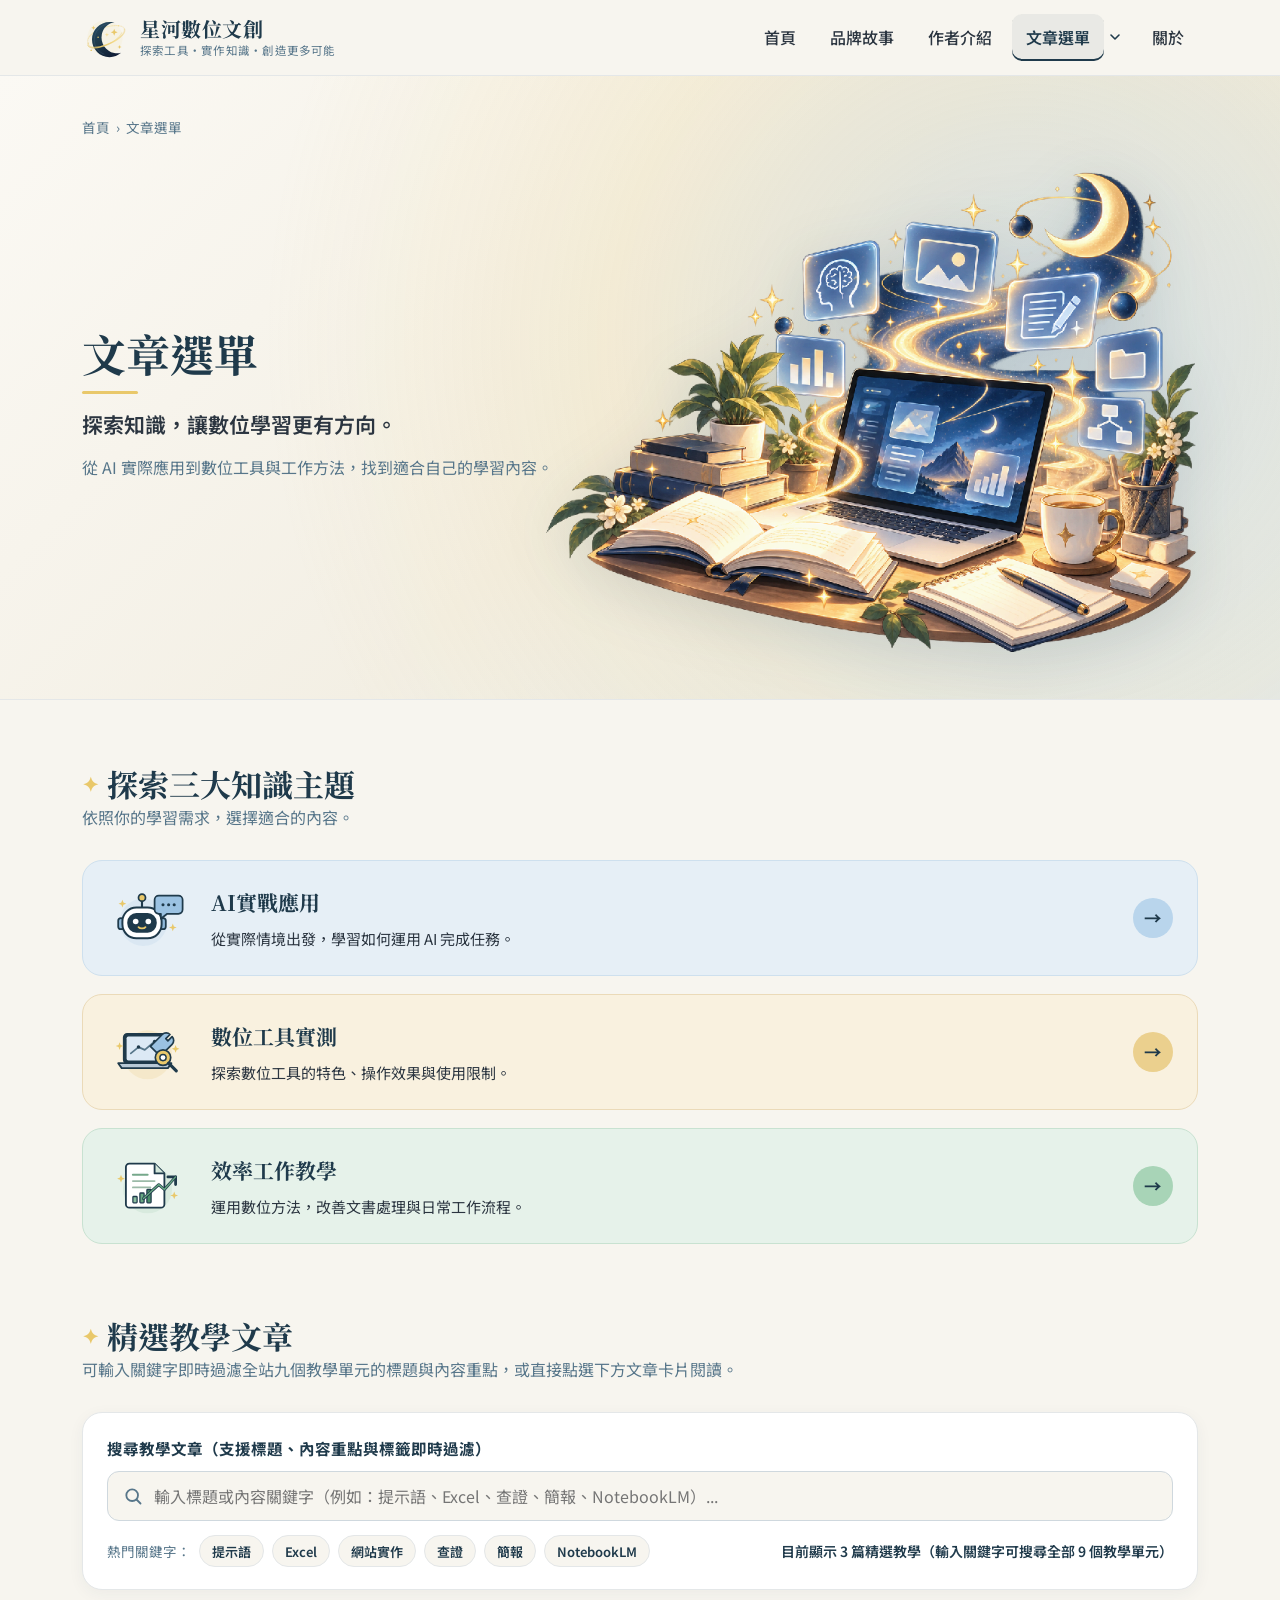
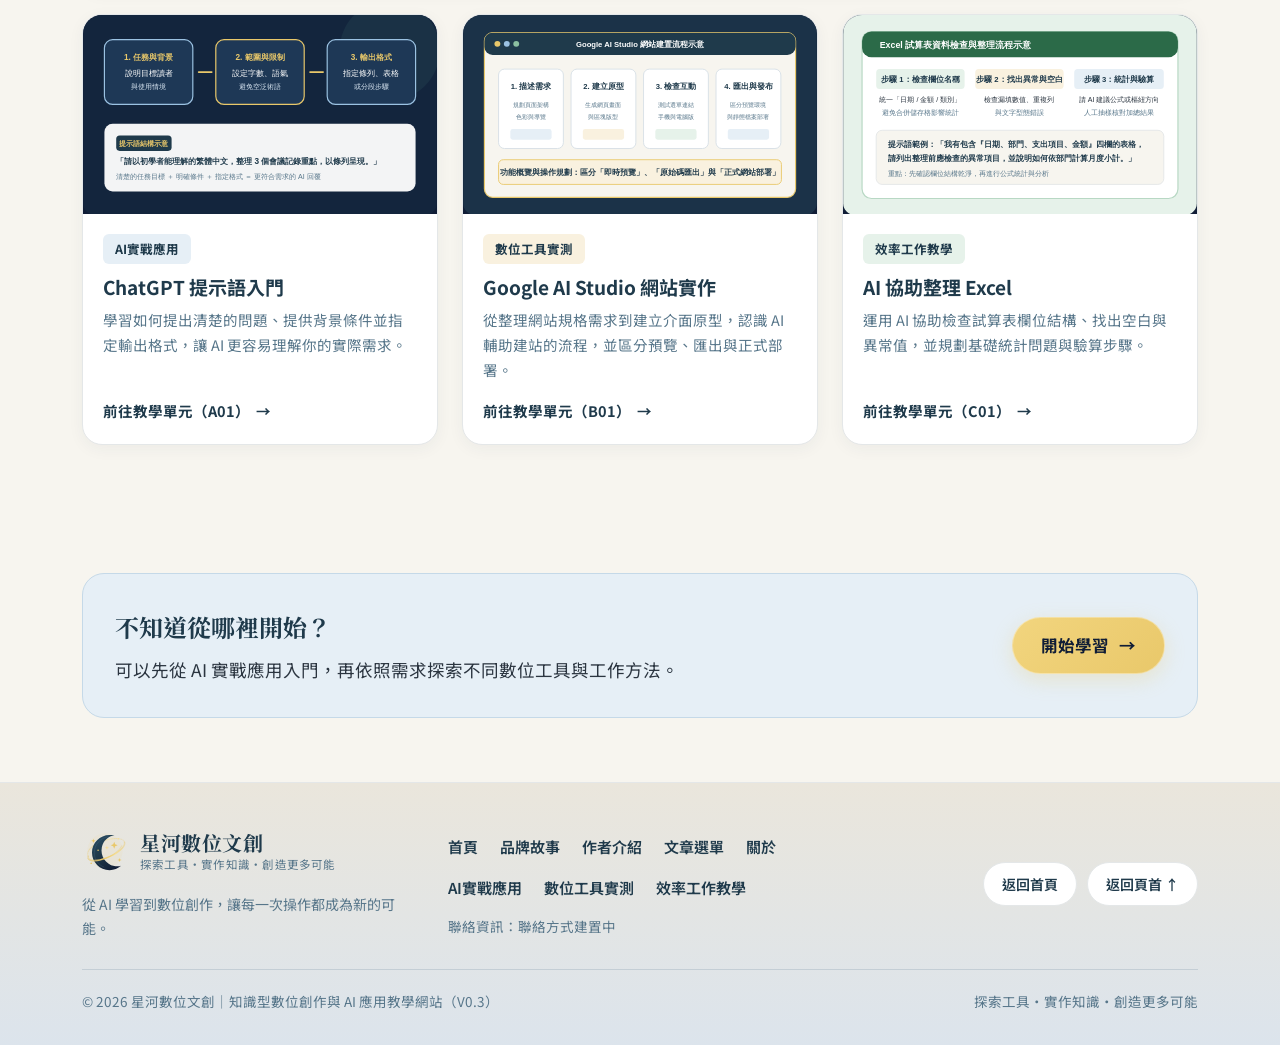
<file: articles.html>
<!doctype html>
<html lang="zh-Hant-TW">
  <head>
    <meta charset="UTF-8" />
    <meta name="viewport" content="width=device-width, initial-scale=1.0" />
    <title>文章選單總覽｜星河數位文創</title>
    <meta name="description" content="探索星河數位文創三大知識主題：AI實戰應用、數位工具實測、效率工作教學，找到適合自己的數位學習內容。" />
    <meta property="og:title" content="文章選單總覽｜星河數位文創" />
    <meta property="og:description" content="探索星河數位文創三大知識主題：AI實戰應用、數位工具實測、效率工作教學，找到適合自己的數位學習內容。" />
    <meta property="og:type" content="website" />
    <meta name="twitter:card" content="summary_large_image" />
    <link rel="icon" type="image/svg+xml" href="assets/icons/logo.svg" />
    <link rel="stylesheet" href="css/style.css" />
  </head>
  <body>
    <div id="root"><link rel="preload" as="image" href="assets/icons/logo.svg"/><link rel="preload" as="image" href="assets/icons/cat-ai.svg"/><link rel="preload" as="image" href="assets/icons/cat-tools.svg"/><link rel="preload" as="image" href="assets/icons/cat-work.svg"/><link rel="preload" as="image" href="assets/images/IMG_文章選單.png"/><link rel="preload" as="image" href="assets/images/unit-a01.svg"/><link rel="preload" as="image" href="assets/images/unit-a02.svg"/><link rel="preload" as="image" href="assets/images/unit-a03.svg"/><link rel="preload" as="image" href="assets/images/unit-b01.svg"/><link rel="preload" as="image" href="assets/images/unit-b02.svg"/><link rel="preload" as="image" href="assets/images/unit-b03.svg"/><link rel="preload" as="image" href="assets/images/unit-c01.svg"/><link rel="preload" as="image" href="assets/images/unit-c02.svg"/><link rel="preload" as="image" href="assets/images/unit-c03.svg"/><div class="site-wrapper" data-current-page="articles.html"><a href="#main-content" class="skip-link">跳至主要內容</a><header class="site-header"><div class="sr-container header-inner"><a href="index.html" class="brand-identity" aria-label="星河數位文創 首頁"><img src="assets/icons/logo.svg" alt="星河數位文創 新月與金色星軌標誌" class="brand-logo-img" width="46" height="46"/><div class="brand-text-wrap"><span class="brand-title">星河數位文創</span><span class="brand-tagline-mini">探索工具・實作知識・創造更多可能</span></div></a><nav class="desktop-nav" aria-label="主導覽選單"><a href="index.html" class="nav-link ">首頁</a><a href="brand.html" class="nav-link ">品牌故事</a><a href="author.html" class="nav-link ">作者介紹</a><div class="nav-item-group"><a href="articles.html" class="nav-link is-active" aria-current="page">文章選單</a><button type="button" id="desktop-dropdown-toggle" class="desktop-dropdown-toggle" aria-label="展開或收合文章選單子分類" aria-expanded="false" aria-controls="desktop-dropdown-menu"><svg width="16" height="16" viewBox="0 0 20 20" fill="none" aria-hidden="true"><path d="M5 7.5L10 12.5L15 7.5" stroke="currentColor" stroke-width="2" stroke-linecap="round" stroke-linejoin="round"></path></svg></button><div id="desktop-dropdown-menu" class="desktop-dropdown-menu " role="region" aria-label="文章選單第二層分類"><a href="articles-ai.html" class="dropdown-sublink "><span style="display:inline-flex;align-items:center"><span class="dropdown-sublink-dot" style="background-color:#8FB8D8" aria-hidden="true"></span>AI實戰應用</span><span aria-hidden="true">›</span></a><a href="articles-tools.html" class="dropdown-sublink "><span style="display:inline-flex;align-items:center"><span class="dropdown-sublink-dot" style="background-color:#E9C86A" aria-hidden="true"></span>數位工具實測</span><span aria-hidden="true">›</span></a><a href="articles-work.html" class="dropdown-sublink "><span style="display:inline-flex;align-items:center"><span class="dropdown-sublink-dot" style="background-color:#8CC0A1" aria-hidden="true"></span>效率工作教學</span><span aria-hidden="true">›</span></a></div></div><a href="about.html" class="nav-link ">關於</a></nav><button type="button" id="mobile-menu-trigger" class="mobile-menu-trigger" aria-label="開啟網站導覽選單" aria-expanded="false" aria-controls="mobile-nav-overlay"><svg width="26" height="26" viewBox="0 0 24 24" fill="none" stroke="currentColor" stroke-width="2.2" aria-hidden="true"><line x1="3.5" y1="6.5" x2="20.5" y2="6.5" stroke-linecap="round"></line><line x1="3.5" y1="12" x2="20.5" y2="12" stroke-linecap="round"></line><line x1="3.5" y1="17.5" x2="20.5" y2="17.5" stroke-linecap="round"></line></svg></button></div></header><div id="mobile-nav-overlay" class="mobile-nav-overlay " aria-hidden="true"><nav class="mobile-nav-panel" aria-label="手機版網站導覽選單"><div class="mobile-panel-header"><a href="index.html" class="brand-identity"><img src="assets/icons/logo.svg" alt="星河數位文創標誌" class="brand-logo-img" width="48" height="48"/><div class="brand-text-wrap"><span class="brand-title">星河數位文創</span><span class="brand-tagline-mini">探索工具・實作知識・創造更多可能</span></div></a><button type="button" id="mobile-close-btn" class="mobile-close-btn" aria-label="關閉選單">×</button></div><ul class="mobile-nav-list"><li class="mobile-nav-item"><div class="mobile-nav-row"><a href="index.html" class="mobile-nav-link "><svg class="mobile-nav-icon" viewBox="0 0 24 24" fill="none" stroke="currentColor" stroke-width="2" aria-hidden="true"><path d="M3 10.5L12 3l9 7.5V20a1 1 0 0 1-1 1h-5v-6h-6v6H4a1 1 0 0 1-1-1v-9.5z" stroke-linecap="round" stroke-linejoin="round"></path></svg><span>首頁</span></a><span aria-hidden="true" style="color:#57768A;padding-right:8px">›</span></div></li><li class="mobile-nav-item"><div class="mobile-nav-row"><a href="brand.html" class="mobile-nav-link "><svg class="mobile-nav-icon" viewBox="0 0 24 24" fill="none" stroke="currentColor" stroke-width="2" aria-hidden="true"><path d="M2 4h7a3 3 0 0 1 3 3v13a2 2 0 0 0-2-2H2V4zm20 0h-7a3 3 0 0 0-3 3v13a2 2 0 0 1 2-2h8V4z" stroke-linecap="round" stroke-linejoin="round"></path></svg><span>品牌故事</span></a><span aria-hidden="true" style="color:#57768A;padding-right:8px">›</span></div></li><li class="mobile-nav-item"><div class="mobile-nav-row"><a href="author.html" class="mobile-nav-link "><svg class="mobile-nav-icon" viewBox="0 0 24 24" fill="none" stroke="currentColor" stroke-width="2" aria-hidden="true"><circle cx="12" cy="8" r="4"></circle><path d="M4 20c1.5-4 4.5-6 8-6s6.5 2 8 6" stroke-linecap="round"></path></svg><span>作者介紹</span></a><span aria-hidden="true" style="color:#57768A;padding-right:8px">›</span></div></li><li class="mobile-nav-item"><div class="mobile-nav-row"><a href="articles.html" class="mobile-nav-link is-active"><svg class="mobile-nav-icon" viewBox="0 0 24 24" fill="none" stroke="currentColor" stroke-width="2" aria-hidden="true"><rect x="4" y="3" width="16" height="18" rx="2"></rect><line x1="8" y1="8" x2="16" y2="8" stroke-linecap="round"></line><line x1="8" y1="12" x2="16" y2="12" stroke-linecap="round"></line><line x1="8" y1="16" x2="13" y2="16" stroke-linecap="round"></line></svg><span>文章選單</span></a><button type="button" id="mobile-submenu-toggle" class="mobile-submenu-toggle" aria-label="收合文章子分類" aria-expanded="true" aria-controls="mobile-submenu-wrap"><svg width="18" height="18" viewBox="0 0 20 20" fill="none" aria-hidden="true"><path d="M5 7.5L10 12.5L15 7.5" stroke="currentColor" stroke-width="2.2" stroke-linecap="round" stroke-linejoin="round"></path></svg></button></div><div id="mobile-submenu-wrap" class="mobile-submenu-wrap is-open"><div class="mobile-submenu-card"><a href="articles-ai.html" class="mobile-sublink"><span class="mobile-sublink-left"><img src="assets/icons/cat-ai.svg" alt="" aria-hidden="true" class="mobile-sublink-thumb"/><span>AI實戰應用</span></span><span aria-hidden="true" style="color:#57768A">›</span></a><a href="articles-tools.html" class="mobile-sublink"><span class="mobile-sublink-left"><img src="assets/icons/cat-tools.svg" alt="" aria-hidden="true" class="mobile-sublink-thumb"/><span>數位工具實測</span></span><span aria-hidden="true" style="color:#57768A">›</span></a><a href="articles-work.html" class="mobile-sublink"><span class="mobile-sublink-left"><img src="assets/icons/cat-work.svg" alt="" aria-hidden="true" class="mobile-sublink-thumb"/><span>效率工作教學</span></span><span aria-hidden="true" style="color:#57768A">›</span></a></div></div></li><li class="mobile-nav-item"><div class="mobile-nav-row"><a href="about.html" class="mobile-nav-link "><svg class="mobile-nav-icon" viewBox="0 0 24 24" fill="none" stroke="currentColor" stroke-width="2" aria-hidden="true"><circle cx="12" cy="12" r="9"></circle><line x1="12" y1="11" x2="12" y2="16" stroke-linecap="round"></line><circle cx="12" cy="8" r="0.8" fill="currentColor"></circle></svg><span>關於</span></a><span aria-hidden="true" style="color:#57768A;padding-right:8px">›</span></div></li></ul><div class="mobile-panel-footer"><span class="mobile-contact-status"><span aria-hidden="true">✦</span><span>聯絡方式建置中｜探索工具・實作知識</span></span></div></nav></div><main id="main-content"><section class="page-hero-warm page-hero-articles"><div class="sr-container"><nav class="breadcrumb-nav" aria-label="麵包屑導覽"><a href="index.html">首頁</a><span aria-hidden="true">›</span><span aria-current="page">文章選單</span></nav><div class="page-hero-grid"><div class="page-hero-copy"><h1 class="page-main-title">文章選單</h1><p class="page-subtitle">探索知識，讓數位學習更有方向。</p><p class="page-lead-text">從 AI 實際應用到數位工具與工作方法，找到適合自己的學習內容。</p></div><div class="page-hero-art"><img src="assets/images/IMG_文章選單.png" alt="文章選單頁首主視覺：書桌上打開的書本與筆記型電腦，星光軌跡浮現三大數位知識領域卡片" class="page-hero-img" width="1536" height="1024"/></div></div></div></section><section class="content-section"><div class="sr-container"><div class="section-header"><h2 class="section-title"><span class="star-accent-icon" aria-hidden="true">✦</span><span>探索三大知識主題</span></h2><p class="section-desc">依照你的學習需求，選擇適合的內容。</p></div><div class="category-stack-horizontal"><a href="articles-ai.html" class="category-banner-horizontal cat-ai"><div style="width:84px;height:70px"><img src="assets/icons/cat-ai.svg" alt="AI 機器人與對話框圖示" width="84" height="70"/></div><div><h3 class="category-card-title" style="margin-bottom:6px">AI實戰應用</h3><p class="category-card-desc" style="margin-bottom:0">從實際情境出發，學習如何運用 AI 完成任務。</p></div><span class="category-circle-arrow" aria-hidden="true">→</span></a><a href="articles-tools.html" class="category-banner-horizontal cat-tools"><div style="width:84px;height:70px"><img src="assets/icons/cat-tools.svg" alt="筆記型電腦、工具與放大鏡圖示" width="84" height="70"/></div><div><h3 class="category-card-title" style="margin-bottom:6px">數位工具實測</h3><p class="category-card-desc" style="margin-bottom:0">探索數位工具的特色、操作效果與使用限制。</p></div><span class="category-circle-arrow" aria-hidden="true">→</span></a><a href="articles-work.html" class="category-banner-horizontal cat-work"><div style="width:84px;height:70px"><img src="assets/icons/cat-work.svg" alt="文件、流程箭頭與圖表圖示" width="84" height="70"/></div><div><h3 class="category-card-title" style="margin-bottom:6px">效率工作教學</h3><p class="category-card-desc" style="margin-bottom:0">運用數位方法，改善文書處理與日常工作流程。</p></div><span class="category-circle-arrow" aria-hidden="true">→</span></a></div></div></section><section class="content-section" style="padding-top:8px"><div class="sr-container"><div class="section-header"><h2 class="section-title" id="articles-list-heading"><span class="star-accent-icon" aria-hidden="true">✦</span><span>精選教學文章</span></h2><p class="section-desc">可輸入關鍵字即時過濾全站九個教學單元的標題與內容重點，或直接點選下方文章卡片閱讀。</p></div><div class="article-search-card" role="search" aria-label="文章標題與內容關鍵字搜尋"><label for="article-search-input" class="article-search-label">搜尋教學文章（支援標題、內容重點與標籤即時過濾）</label><div class="article-search-input-wrap"><svg class="article-search-icon" viewBox="0 0 24 24" fill="none" stroke="currentColor" stroke-width="2.2" aria-hidden="true"><circle cx="11" cy="11" r="7"></circle><line x1="16.5" y1="16.5" x2="21" y2="21" stroke-linecap="round"></line></svg><input type="search" id="article-search-input" class="article-search-input" placeholder="輸入標題或內容關鍵字（例如：提示語、Excel、查證、簡報、NotebookLM）..." autoComplete="off" value=""/></div><div class="article-search-footer"><div class="article-search-quick-tags"><span class="article-search-quick-label">熱門關鍵字：</span><button type="button" class="article-search-tag-btn " data-search-keyword="提示語">提示語</button><button type="button" class="article-search-tag-btn " data-search-keyword="Excel">Excel</button><button type="button" class="article-search-tag-btn " data-search-keyword="網站實作">網站實作</button><button type="button" class="article-search-tag-btn " data-search-keyword="查證">查證</button><button type="button" class="article-search-tag-btn " data-search-keyword="簡報">簡報</button><button type="button" class="article-search-tag-btn " data-search-keyword="NotebookLM">NotebookLM</button></div><div id="article-search-status" class="article-search-status" aria-live="polite">目前顯示 3 篇精選教學（輸入關鍵字可搜尋全部 9 個教學單元）</div></div></div><div class="featured-articles-list" id="filterable-articles-grid"><article class="article-preview-card " data-article-id="A01" data-featured="true" data-searchable="A01 ChatGPT 提示語入門 AI實戰應用 學習如何提出清楚的問題、提供背景條件並指定輸出格式，讓 AI 更容易理解你的實際需求。 剛開始接觸對話式 AI 時，若只輸入過於簡短的詞彙，往往只能得到籠統的回答。透過清楚描述任務背景、限制條件與期望格式，能大幅提升回覆的實用度。 為什麼清楚描述任務很重要：明確指出「要解決什麼問題」與「內容給誰看」，避免 AI 自行猜測方向。 如何提供背景與限制：補充使用情境、字數範圍、語氣風格（例如：溫和易懂、避免未解釋的專業術語）。 如何指定回答格式：要求 AI 以「條列重點」、「步驟說明」或「對照表格」呈現，方便後續閱讀與整理。 逐步調整與追問：先取得初步草稿，再針對細節提出具體修改要求，不必一次追求完美指令。 簡單提示語範例（示範內容） 「我想要撰寫一份給行政同事看的數位工具分享大綱。請用臺灣繁體中文，列出 3 個日常文書整理常見痛點與對應的 AI 協助方式，並以『條列式重點＋簡短說明』格式呈現，每點控制在 80 字以內。」 提示語基礎 AI對話 入門教學"><a href="articles-ai.html#A01" aria-label="閱讀 ChatGPT 提示語入門"><img src="assets/images/unit-a01.svg" alt="ChatGPT 提示語入門：任務與背景、範圍與限制、輸出格式三階段結構示意圖" class="article-preview-cover" width="600" height="340"/></a><div class="article-preview-body"><span class="article-category-label label-ai">AI實戰應用</span><h3 class="article-preview-title"><a href="articles-ai.html#A01">ChatGPT 提示語入門</a></h3><p class="article-preview-summary">學習如何提出清楚的問題、提供背景條件並指定輸出格式，讓 AI 更容易理解你的實際需求。</p><a href="articles-ai.html#A01" class="article-read-link"><span>前往教學單元（A01）</span><span aria-hidden="true">→</span></a></div></article><article class="article-preview-card is-hidden-by-search" data-article-id="A02" data-featured="false" data-searchable="A02 AI 回答查證與修正 AI實戰應用 認識 AI 回覆可能出現的錯誤類型，透過追問不確定處與原始資料交叉比對，確保資訊正確。 生成式 AI 擅長整理語句與提供構想，但有時也會產生看似流暢卻與事實不符的內容。養成查證與修正的習慣，是安全運用 AI 工具的關鍵步驟。 認識 AI 回答可能存在錯誤：AI 是根據語意機率生成文字，並非即時查閱所有官方資料庫。 辨認需要優先驗證的內容：凡涉及具體日期、統計數據、法規條文、專有名詞與歷史事實，都應列為必查項目。 要求 AI 說明不確定之處：在提示語中加入「若有不確定或缺乏依據的部分，請直接標註說明，不要自行推測」。 使用可靠資料交叉檢查：將 AI 整理的結論與原始文件、官方網站公告或權威來源逐一核對後再採用。 查證與修正提示語範例（示範內容） 「請幫我整理以下文章的 4 個重點。請完全根據我提供的原文整理，不要加入原文沒有提到的數據；如果有語意模糊的地方，請在後方加上『（待確認原文）』標記。」 資訊查證 事實核對 AI素養"><a href="articles-ai.html#A02" aria-label="閱讀 AI 回答查證與修正"><img src="assets/images/unit-a02.svg" alt="AI 回答查證與修正三步驟：辨識關鍵資訊、追問不確定處、原始來源核對示意圖" class="article-preview-cover" width="600" height="340"/></a><div class="article-preview-body"><span class="article-category-label label-ai">AI實戰應用</span><h3 class="article-preview-title"><a href="articles-ai.html#A02">AI 回答查證與修正</a></h3><p class="article-preview-summary">認識 AI 回覆可能出現的錯誤類型，透過追問不確定處與原始資料交叉比對，確保資訊正確。</p><a href="articles-ai.html#A02" class="article-read-link"><span>前往教學單元（A02）</span><span aria-hidden="true">→</span></a></div></article><article class="article-preview-card is-hidden-by-search" data-article-id="A03" data-featured="false" data-searchable="A03 AI 圖片生成入門 AI實戰應用 掌握主體、場景、視覺風格與畫面比例四大描述元素，並學習檢查生成圖片的細節品質。 使用 AI 協助產生插畫或視覺配圖時，清楚描述畫面的結構元素，能讓產出結果更貼近文章主題與品牌調性。 圖片提示語的基本元素：拆解為「畫面主體」、「背景場景」、「光影與色調」、「整體藝術風格」四個層次。 設定主體、場景、風格與比例：例如指定「打開的書本與筆電（主體）」、「夜晚窗邊與星空（場景）」、「溫和現代數位插畫（風格）」與「16:9 橫幅比例」。 具體描述畫面需求：使用明確的視覺形容詞（如：深藍色夜空、柔和暖白桌面、簡潔構圖），避免抽象口號。 生成結果的基本檢查：仔細檢視畫面中的手指結構、器物邊緣、文字是否變形亂碼，以及光影方向是否自然合理。 圖片生成描述與檢查提醒（示範內容） 描述範例：「溫和現代數位插畫風格，書桌上放著打開的筆記本與筆記型電腦，窗外是深藍色夜空與金色星光，色調溫暖柔和，橫向 16:9 構圖。」提醒：AI 生成的示意圖不可宣稱為真實攝影或軟體真實截圖。 AI繪圖 視覺構圖 提示語結構"><a href="articles-ai.html#A03" aria-label="閱讀 AI 圖片生成入門"><img src="assets/images/unit-a03.svg" alt="AI 圖片生成入門：主體、場景、風格、比例四大要素與畫面檢查示意圖" class="article-preview-cover" width="600" height="340"/></a><div class="article-preview-body"><span class="article-category-label label-ai">AI實戰應用</span><h3 class="article-preview-title"><a href="articles-ai.html#A03">AI 圖片生成入門</a></h3><p class="article-preview-summary">掌握主體、場景、視覺風格與畫面比例四大描述元素，並學習檢查生成圖片的細節品質。</p><a href="articles-ai.html#A03" class="article-read-link"><span>前往教學單元（A03）</span><span aria-hidden="true">→</span></a></div></article><article class="article-preview-card " data-article-id="B01" data-featured="true" data-searchable="B01 Google AI Studio 網站實作 數位工具實測 從整理網站規格需求到建立介面原型，認識 AI 輔助建站的流程，並區分預覽、匯出與正式部署。 透過 Google AI Studio 等開發輔助環境，使用者可以用結構化的文字規格描述網站需求，快速建立可互動的網頁原型，並進一步檢查版面與導覽體驗。（本單元為功能概覽與操作規劃） 使用 AI 描述網站需求：預先整理好品牌定位、頁面結構、色彩變數與導覽階層，讓建置方向清楚明確。 建立網頁原型：分階段確認頁首、主視覺、內容卡片與頁尾，優先確保結構完整與文字清晰可讀。 檢查導覽與視覺設計：實際點擊各個分頁連結、手機版漢堡選單與子分類展開按鈕，確認沒有遮擋或失效連結。 區分預覽、原始碼匯出與正式發布：開發環境中的即時預覽僅供測試；若要長期公開瀏覽，需將靜態 HTML/CSS/JS 檔案匯出並部署至靜態網站託管服務。 操作規劃與環境提醒（功能概覽／待實測） 注意事項：預覽環境可能預設採用前端框架（如 React + Vite）。若目標是部署至純靜態空間，應同步確認獨立的 HTML、CSS 與 JavaScript 檔案結構是否完整，並檢查所有相對路徑與圖片素材是否能獨立載入。 網站實作 原型規劃 功能概覽"><a href="articles-tools.html#B01" aria-label="閱讀 Google AI Studio 網站實作"><img src="assets/images/unit-b01.svg" alt="Google AI Studio 網站實作流程：描述需求、建立原型、檢查互動、匯出與發布四步驟示意圖" class="article-preview-cover" width="600" height="340"/></a><div class="article-preview-body"><span class="article-category-label label-tools">數位工具實測</span><h3 class="article-preview-title"><a href="articles-tools.html#B01">Google AI Studio 網站實作</a></h3><p class="article-preview-summary">從整理網站規格需求到建立介面原型，認識 AI 輔助建站的流程，並區分預覽、匯出與正式部署。</p><a href="articles-tools.html#B01" class="article-read-link"><span>前往教學單元（B01）</span><span aria-hidden="true">→</span></a></div></article><article class="article-preview-card is-hidden-by-search" data-article-id="B02" data-featured="false" data-searchable="B02 ChatGPT 與 Gemini 工具比較方法 數位工具實測 學習如何設計公平的測試任務與客觀評估標準，真實記錄不同 AI 工具的操作表現。 面對多種對話式 AI 工具時，若每次輸入不同的問題，很難判斷哪一個工具較適合自己的工作流程。建立一致的比較方法，才能獲得有參考價值的觀察紀錄。（本單元為比較方法規劃，待實測） 為什麼需要使用相同任務比較工具：在不同工具中輸入完全相同的提示語與背景資料，才能排除提問方式差異帶來的影響。 如何設定比較標準：可從「指令理解準確度」、「繁體中文語句自然度」、「格式遵循程度」與「是否需要多次修正」四個面向觀察。 如何記錄實際操作結果：保留原始提示語、首次回覆內容、追問修正次數與操作日期，建立可回顧的對照表。 避免未經測試就主觀宣稱優劣：工具表現會隨任務類型與版本更新而變化，應根據實際測試紀錄描述適用情境，不作誇大定論。 工具比較紀錄表設計（操作規劃／待實測） 建議紀錄欄位：【測試日期】、【任務主題（如：300字會議摘要）】、【輸入提示語】、【工具 A 輸出觀察】、【工具 B 輸出觀察】、【人工修正項目】。目前本項目為方法規劃示範，尚未填入特定版本之實測結論。 工具比較 測試方法 待實測規劃"><a href="articles-tools.html#B02" aria-label="閱讀 ChatGPT 與 Gemini 工具比較方法"><img src="assets/images/unit-b02.svg" alt="ChatGPT 與 Gemini 工具客觀比較紀錄表設計示意圖" class="article-preview-cover" width="600" height="340"/></a><div class="article-preview-body"><span class="article-category-label label-tools">數位工具實測</span><h3 class="article-preview-title"><a href="articles-tools.html#B02">ChatGPT 與 Gemini 工具比較方法</a></h3><p class="article-preview-summary">學習如何設計公平的測試任務與客觀評估標準，真實記錄不同 AI 工具的操作表現。</p><a href="articles-tools.html#B02" class="article-read-link"><span>前往教學單元（B02）</span><span aria-hidden="true">→</span></a></div></article><article class="article-preview-card is-hidden-by-search" data-article-id="B03" data-featured="false" data-searchable="B03 NotebookLM 資料整理應用 數位工具實測 認識以指定來源文件為基礎的 AI 整理工具，掌握匯入前檢查、依來源提問與核對出處的流程。 當手邊有多份講義、研究筆記或長篇報告需要整理時，文件型 AI 工具能協助根據上傳的資料進行摘要與問答，降低跨文件查找的時間成本。（本單元為功能概覽與操作規劃） 文件型 AI 工具的應用情境：適合用於整理公開講義、專案參考資料、讀書筆記彙整與長篇文件重點提取。 匯入資料前需要注意的事項：上傳前務必先檢查檔案內容，移除個人隱私資訊、內部機密數據或未經授權的文件。 如何根據資料提出問題：明確要求工具「僅根據已上傳的來源文件回答」，並可指定依章節或主題分類列出重點。 檢查整理結果與來源的一致性：善用工具提供的段落引用標記，點開原始段落核對摘要是否準確反映原意。 來源導向提問示範（功能概覽／待實測） 提問範例：「請根據我上傳的這份教學手冊，整理出初學者最需要注意的 5 個操作步驟，並在每一點後方標註對應的原始章節名稱；若文件內未提及的內容請勿自行補充。」 知識整理 文件摘要 功能概覽"><a href="articles-tools.html#B03" aria-label="閱讀 NotebookLM 資料整理應用"><img src="assets/images/unit-b03.svg" alt="NotebookLM 資料整理應用：匯入來源文件、依資料提問、核對段落來源三階段示意圖" class="article-preview-cover" width="600" height="340"/></a><div class="article-preview-body"><span class="article-category-label label-tools">數位工具實測</span><h3 class="article-preview-title"><a href="articles-tools.html#B03">NotebookLM 資料整理應用</a></h3><p class="article-preview-summary">認識以指定來源文件為基礎的 AI 整理工具，掌握匯入前檢查、依來源提問與核對出處的流程。</p><a href="articles-tools.html#B03" class="article-read-link"><span>前往教學單元（B03）</span><span aria-hidden="true">→</span></a></div></article><article class="article-preview-card " data-article-id="C01" data-featured="true" data-searchable="C01 AI 協助整理 Excel 效率工作教學 運用 AI 協助檢查試算表欄位結構、找出空白與異常值，並規劃基礎統計問題與驗算步驟。 日常處理 Excel 試算表時，最花時間的往往不是寫複雜公式，而是前期整理雜亂的欄位與格式。透過結構化的檢查步驟搭配 AI 輔助，能讓試算表整理更有條理。 檢查欄位名稱與結構：先確認第一列標題是否清楚唯一（如：日期、部門、項目、金額），避免在資料區使用合併儲存格。 找出空白值與異常資料：整理前先篩選是否有漏填欄位、重複登錄列，或將數字誤存為文字格式的情況。 設計基本統計問題：向 AI 清楚描述表格有哪些欄位，再請它建議適合的函數（如 SUMIFS、COUNTIF）或樞紐分析表配置方式。 針對分析結果提出檢查建議：套用公式後，先以人工抽樣 3 至 5 筆資料驗算小計是否正確，確認邏輯無誤再套用至整份表格。 試算表整理提示語範例（示範內容） 「我有一份行政支出試算表，欄位包含：A欄日期、B欄申請部門、C欄項目說明、D欄金額。請告訴我：1. 統計前建議先檢查哪些常見格式錯誤？ 2. 若想在另一張工作表依『申請部門』統計每月總金額，可以使用什麼公式？」 Excel整理 資料檢查 行政效率"><a href="articles-work.html#C01" aria-label="閱讀 AI 協助整理 Excel"><img src="assets/images/unit-c01.svg" alt="AI 協助整理 Excel：檢查欄位名稱、找出異常與空白、統計與驗算流程示意圖" class="article-preview-cover" width="600" height="340"/></a><div class="article-preview-body"><span class="article-category-label label-work">效率工作教學</span><h3 class="article-preview-title"><a href="articles-work.html#C01">AI 協助整理 Excel</a></h3><p class="article-preview-summary">運用 AI 協助檢查試算表欄位結構、找出空白與異常值，並規劃基礎統計問題與驗算步驟。</p><a href="articles-work.html#C01" class="article-read-link"><span>前往教學單元（C01）</span><span aria-hidden="true">→</span></a></div></article><article class="article-preview-card is-hidden-by-search" data-article-id="C02" data-featured="false" data-searchable="C02 AI 協助整理行政文件 效率工作教學 將冗長的會議紀錄或行政通知轉換為結構化摘要與待辦條列，並落實關鍵資訊的人工核對。 面對長篇幅的說明文件或會議紀錄時，利用 AI 協助提取主旨與分類條列，可以幫助團隊快速掌握重點並減少閱讀負擔。 整理文件核心重點：先請 AI 用一至兩句話總結文件的核心目的與適用對象。 將長篇文字轉換成摘要：把多段落敘述濃縮為結構清晰的重點摘要，保留關鍵背景與結論。 建立分類與待辦條列：依「決議事項」、「待辦行動」、「負責單位」與「預計時程」分項條列，方便後續追蹤。 嚴格檢查名稱、日期與數字：摘要完成後，務必逐一對照原文中的人名、單位名稱、日期時間與金額數字，避免在濃縮過程中發生遺漏或誤植。 行政文件整理提示語範例（示範內容） 「請將以下活動籌備會議紀錄整理成三個部分：1. 會議主旨（50字內）；2. 重要決議事項（條列式）；3. 後續待辦清單（標註負責組別與截止日期）。請完全依照原文資訊整理，不可自行更改任何日期與數字。」 行政文書 會議摘要 條列整理"><a href="articles-work.html#C02" aria-label="閱讀 AI 協助整理行政文件"><img src="assets/images/unit-c02.svg" alt="AI 協助整理行政文件：原始長篇文件轉換為結構化摘要、待辦條列與人工核對示意圖" class="article-preview-cover" width="600" height="340"/></a><div class="article-preview-body"><span class="article-category-label label-work">效率工作教學</span><h3 class="article-preview-title"><a href="articles-work.html#C02">AI 協助整理行政文件</a></h3><p class="article-preview-summary">將冗長的會議紀錄或行政通知轉換為結構化摘要與待辦條列，並落實關鍵資訊的人工核對。</p><a href="articles-work.html#C02" class="article-read-link"><span>前往教學單元（C02）</span><span aria-hidden="true">→</span></a></div></article><article class="article-preview-card is-hidden-by-search" data-article-id="C03" data-featured="false" data-searchable="C03 AI 輔助簡報內容規劃 效率工作教學 在動手排版前，先運用 AI 釐清簡報目的與聽眾需求，建立邏輯清楚的投影片大綱與資訊順序。 製作簡報時若直接打開軟體排版，容易陷入版面細節而忽略整體邏輯。先使用 AI 協助梳理簡報目的、聽眾背景與各頁大綱，能讓簡報架構更加明確。 確定簡報目的：先釐清這份簡報是要「教學說明」、「專案提案」還是「成果回報」，確立核心傳達目標。 確定聽眾背景：思考聽眾是初學者、部門同事或決策主管，調整內容的深淺度與用詞方式。 建立簡報大綱：請 AI 依主題規劃 6 至 8 頁投影片架構，明確列出每一頁的標題與 3 個核心要點。 安排資訊順序：採用「背景與問題 → 解決方法與步驟 → 實際案例或注意事項 → 總結與下一步」的清晰脈絡。 檢查內容是否與主題一致：逐頁檢視是否維持「一頁一重點」原則，刪除偏離主題或過於冗長的文字段落。 簡報大綱規劃提示語範例（示範內容） 「我要準備一份 15 分鐘的內部學習分享簡報，主題是『初學者的 AI 文書整理入門』，聽眾是一般行政人員。請幫我規劃 6 頁投影片大綱，包含每頁標題與 3 點精簡內文，並確保內容由淺入深、前後呼應。」 簡報規劃 大綱設計 工作流程"><a href="articles-work.html#C03" aria-label="閱讀 AI 輔助簡報內容規劃"><img src="assets/images/unit-c03.svg" alt="AI 輔助簡報內容規劃五步驟：確定目的、設定聽眾、建立大綱、安排順序、檢查一致示意圖" class="article-preview-cover" width="600" height="340"/></a><div class="article-preview-body"><span class="article-category-label label-work">效率工作教學</span><h3 class="article-preview-title"><a href="articles-work.html#C03">AI 輔助簡報內容規劃</a></h3><p class="article-preview-summary">在動手排版前，先運用 AI 釐清簡報目的與聽眾需求，建立邏輯清楚的投影片大綱與資訊順序。</p><a href="articles-work.html#C03" class="article-read-link"><span>前往教學單元（C03）</span><span aria-hidden="true">→</span></a></div></article></div><div id="article-search-empty" class="article-search-empty is-hidden-by-search"><p id="article-search-empty-text" style="font-size:17px;font-weight:700;color:#1F3A4B;margin:0 0 8px">找不到符合「」的教學文章</p><p style="font-size:14.5px;color:#57768A;margin:0 0 16px">建議嘗試其他關鍵字（例如：提示語、Excel、查證、簡報、網站實作），或直接瀏覽三大知識分類。</p><button type="button" id="article-search-reset-btn" class="btn-back-home">清除搜尋條件</button></div></div></section><section class="content-section"><div class="sr-container"><div style="background-color:#E6EFF6;border:1px solid #C5D9E8;border-radius:22px;padding:32px;display:flex;flex-wrap:wrap;align-items:center;justify-content:space-between;gap:20px"><div><h2 style="font-family:var(--font-serif);font-size:24px;color:#1F3A4B;margin:0 0 8px">不知道從哪裡開始？</h2><p style="margin:0;color:#2B3540;max-width:580px">可以先從 AI 實戰應用入門，再依照需求探索不同數位工具與工作方法。</p></div><a href="articles-ai.html" class="btn-primary-gold"><span>開始學習</span><span aria-hidden="true">→</span></a></div></div></section></main><footer class="site-footer"><div class="sr-container"><div class="footer-top-grid"><div><a href="index.html" class="brand-identity"><img src="assets/icons/logo.svg" alt="星河數位文創標誌" class="brand-logo-img" width="44" height="44"/><div class="brand-text-wrap"><span class="brand-title">星河數位文創</span><span class="brand-tagline-mini">探索工具・實作知識・創造更多可能</span></div></a><p style="font-size:14px;color:#57768A;margin:10px 0 0;max-width:340px">從 AI 學習到數位創作，讓每一次操作都成為新的可能。</p></div><div><nav class="footer-nav-links" aria-label="頁尾網站連結"><div class="footer-nav-row"><a href="index.html">首頁</a><a href="brand.html">品牌故事</a><a href="author.html">作者介紹</a><a href="articles.html">文章選單</a><a href="about.html">關於</a></div><div class="footer-nav-row"><a href="articles-ai.html">AI實戰應用</a><a href="articles-tools.html">數位工具實測</a><a href="articles-work.html">效率工作教學</a></div></nav><div style="margin-top:10px;font-size:13.5px;color:#57768A">聯絡資訊：聯絡方式建置中</div></div><div style="display:flex;flex-wrap:wrap;gap:10px"><a href="index.html" class="btn-back-home"><span>返回首頁</span></a><button type="button" class="btn-back-home" aria-label="返回頁面頂部"><span>返回頁首 ↑</span></button></div></div><div class="footer-bottom-row"><span>© 2026 星河數位文創｜知識型數位創作與 AI 應用教學網站（V0.3）</span><span>探索工具・實作知識・創造更多可能</span></div></div></footer></div></div>
    <script src="js/articles-data.js"></script>
    <script src="js/main.js"></script>
  </body>
</html>
</file>
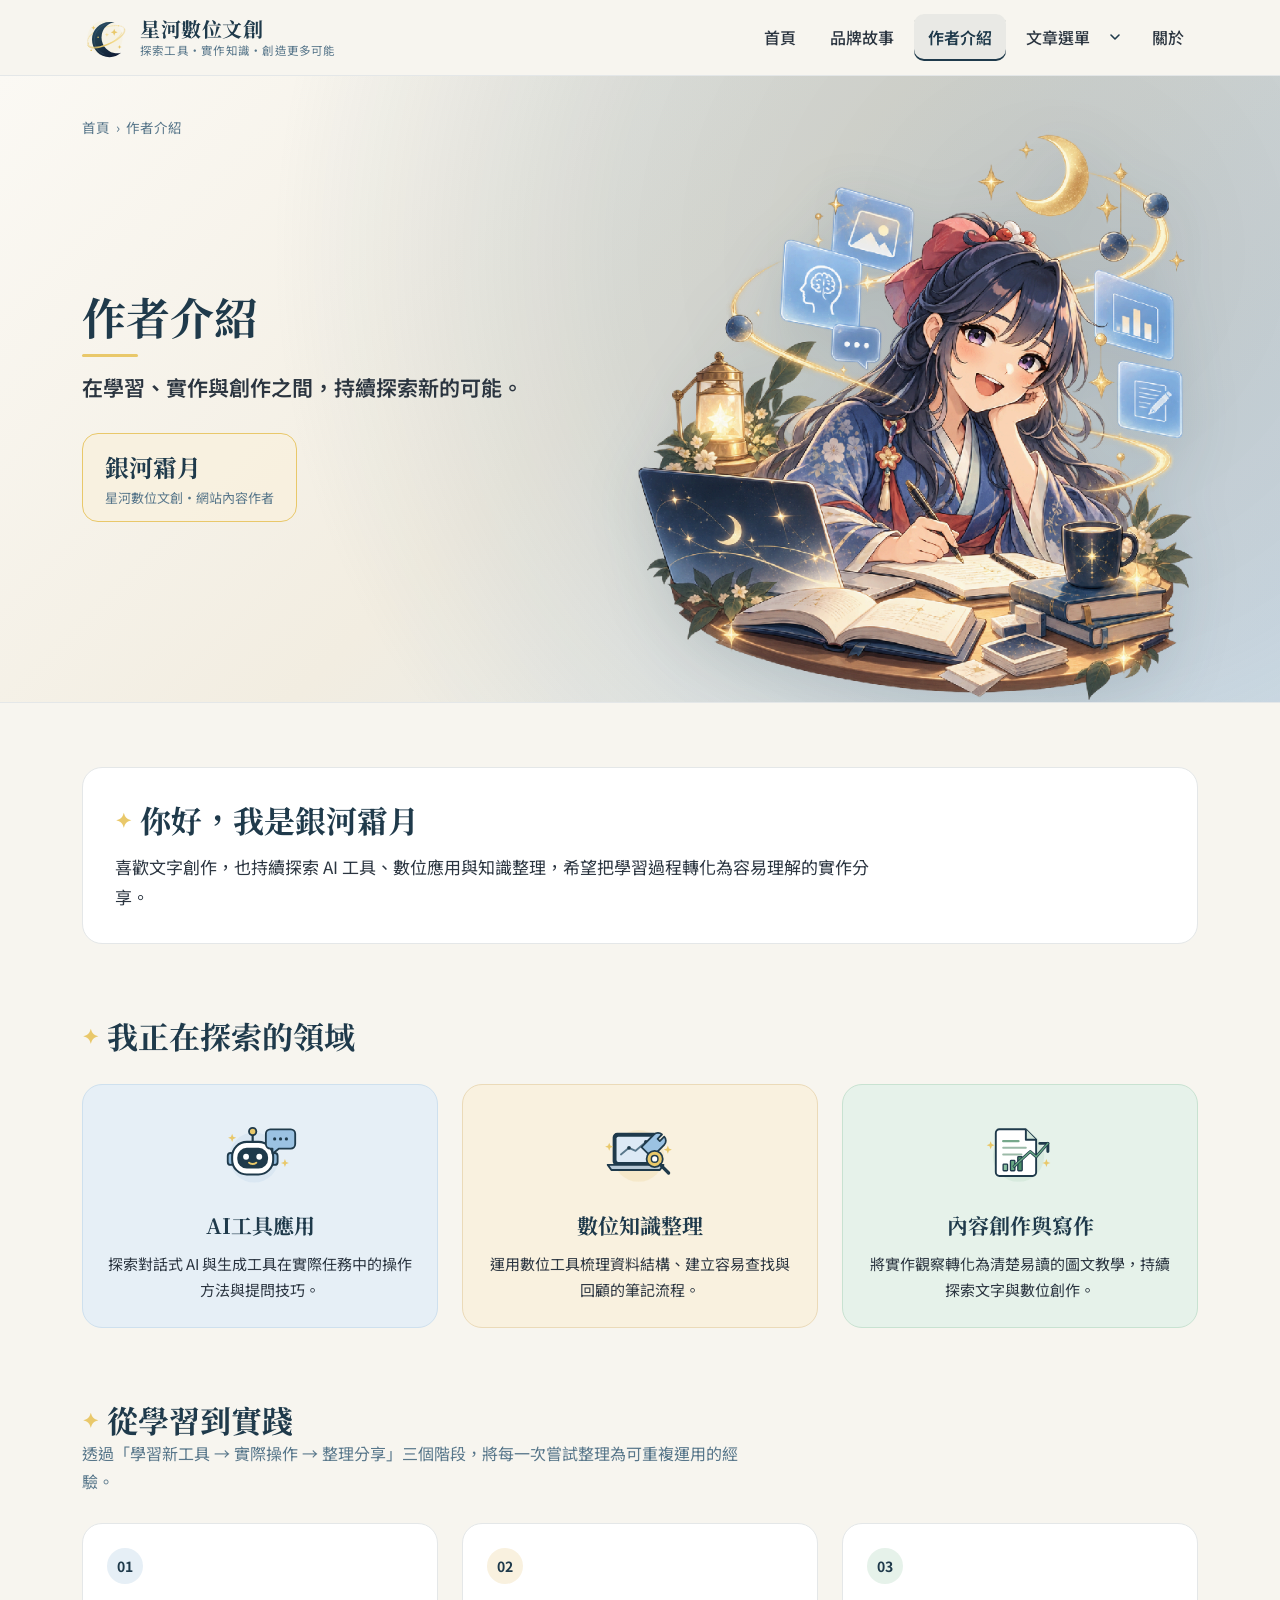
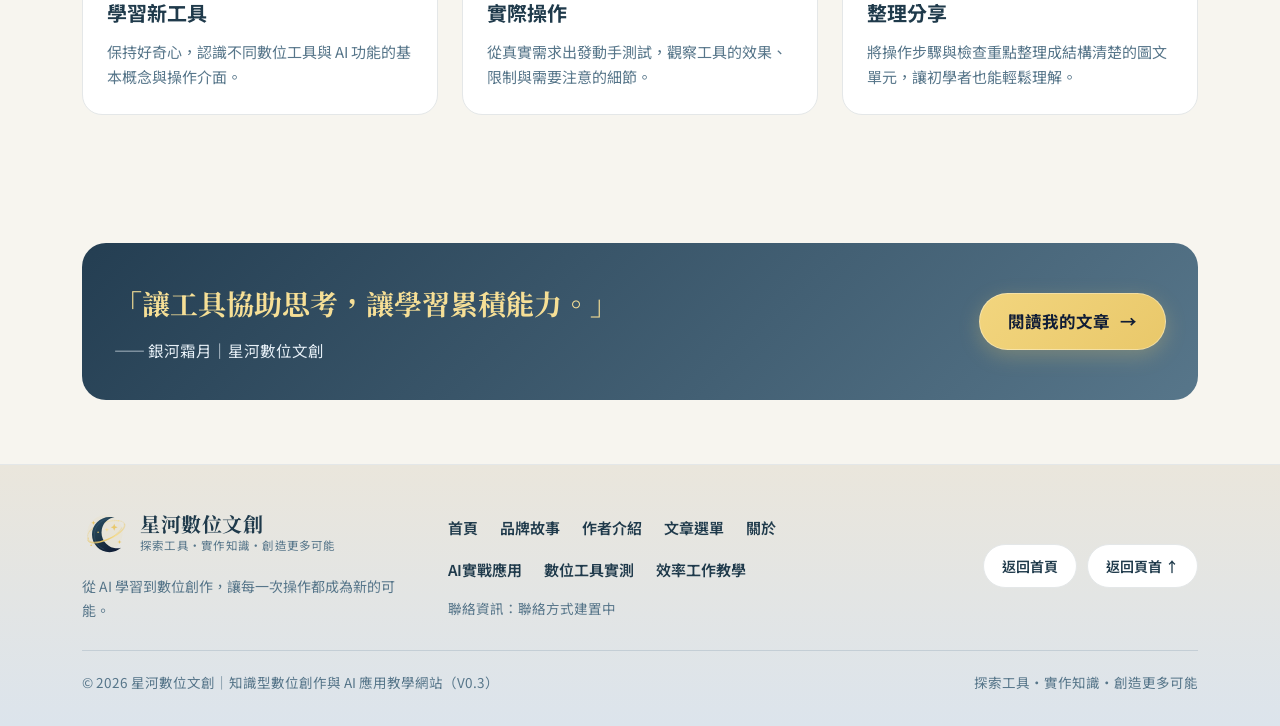
<file: author.html>
<!doctype html>
<html lang="zh-Hant-TW">
  <head>
    <meta charset="UTF-8" />
    <meta name="viewport" content="width=device-width, initial-scale=1.0" />
    <title>作者介紹：銀河霜月｜星河數位文創</title>
    <meta name="description" content="認識星河數位文創內容作者「銀河霜月」，在學習、實作與創作之間，持續探索 AI 工具應用、數位知識整理與內容創作。" />
    <meta property="og:title" content="作者介紹：銀河霜月｜星河數位文創" />
    <meta property="og:description" content="認識星河數位文創內容作者「銀河霜月」，在學習、實作與創作之間，持續探索 AI 工具應用、數位知識整理與內容創作。" />
    <meta property="og:type" content="website" />
    <meta name="twitter:card" content="summary_large_image" />
    <link rel="icon" type="image/svg+xml" href="assets/icons/logo.svg" />
    <link rel="stylesheet" href="css/style.css" />
  </head>
  <body>
    <div id="root"><link rel="preload" as="image" href="assets/icons/logo.svg"/><link rel="preload" as="image" href="assets/icons/cat-ai.svg"/><link rel="preload" as="image" href="assets/icons/cat-tools.svg"/><link rel="preload" as="image" href="assets/icons/cat-work.svg"/><link rel="preload" as="image" href="assets/images/IMG_作者介紹.png"/><div class="site-wrapper" data-current-page="author.html"><a href="#main-content" class="skip-link">跳至主要內容</a><header class="site-header"><div class="sr-container header-inner"><a href="index.html" class="brand-identity" aria-label="星河數位文創 首頁"><img src="assets/icons/logo.svg" alt="星河數位文創 新月與金色星軌標誌" class="brand-logo-img" width="46" height="46"/><div class="brand-text-wrap"><span class="brand-title">星河數位文創</span><span class="brand-tagline-mini">探索工具・實作知識・創造更多可能</span></div></a><nav class="desktop-nav" aria-label="主導覽選單"><a href="index.html" class="nav-link ">首頁</a><a href="brand.html" class="nav-link ">品牌故事</a><a href="author.html" class="nav-link is-active" aria-current="page">作者介紹</a><div class="nav-item-group"><a href="articles.html" class="nav-link ">文章選單</a><button type="button" id="desktop-dropdown-toggle" class="desktop-dropdown-toggle" aria-label="展開或收合文章選單子分類" aria-expanded="false" aria-controls="desktop-dropdown-menu"><svg width="16" height="16" viewBox="0 0 20 20" fill="none" aria-hidden="true"><path d="M5 7.5L10 12.5L15 7.5" stroke="currentColor" stroke-width="2" stroke-linecap="round" stroke-linejoin="round"></path></svg></button><div id="desktop-dropdown-menu" class="desktop-dropdown-menu " role="region" aria-label="文章選單第二層分類"><a href="articles-ai.html" class="dropdown-sublink "><span style="display:inline-flex;align-items:center"><span class="dropdown-sublink-dot" style="background-color:#8FB8D8" aria-hidden="true"></span>AI實戰應用</span><span aria-hidden="true">›</span></a><a href="articles-tools.html" class="dropdown-sublink "><span style="display:inline-flex;align-items:center"><span class="dropdown-sublink-dot" style="background-color:#E9C86A" aria-hidden="true"></span>數位工具實測</span><span aria-hidden="true">›</span></a><a href="articles-work.html" class="dropdown-sublink "><span style="display:inline-flex;align-items:center"><span class="dropdown-sublink-dot" style="background-color:#8CC0A1" aria-hidden="true"></span>效率工作教學</span><span aria-hidden="true">›</span></a></div></div><a href="about.html" class="nav-link ">關於</a></nav><button type="button" id="mobile-menu-trigger" class="mobile-menu-trigger" aria-label="開啟網站導覽選單" aria-expanded="false" aria-controls="mobile-nav-overlay"><svg width="26" height="26" viewBox="0 0 24 24" fill="none" stroke="currentColor" stroke-width="2.2" aria-hidden="true"><line x1="3.5" y1="6.5" x2="20.5" y2="6.5" stroke-linecap="round"></line><line x1="3.5" y1="12" x2="20.5" y2="12" stroke-linecap="round"></line><line x1="3.5" y1="17.5" x2="20.5" y2="17.5" stroke-linecap="round"></line></svg></button></div></header><div id="mobile-nav-overlay" class="mobile-nav-overlay " aria-hidden="true"><nav class="mobile-nav-panel" aria-label="手機版網站導覽選單"><div class="mobile-panel-header"><a href="index.html" class="brand-identity"><img src="assets/icons/logo.svg" alt="星河數位文創標誌" class="brand-logo-img" width="48" height="48"/><div class="brand-text-wrap"><span class="brand-title">星河數位文創</span><span class="brand-tagline-mini">探索工具・實作知識・創造更多可能</span></div></a><button type="button" id="mobile-close-btn" class="mobile-close-btn" aria-label="關閉選單">×</button></div><ul class="mobile-nav-list"><li class="mobile-nav-item"><div class="mobile-nav-row"><a href="index.html" class="mobile-nav-link "><svg class="mobile-nav-icon" viewBox="0 0 24 24" fill="none" stroke="currentColor" stroke-width="2" aria-hidden="true"><path d="M3 10.5L12 3l9 7.5V20a1 1 0 0 1-1 1h-5v-6h-6v6H4a1 1 0 0 1-1-1v-9.5z" stroke-linecap="round" stroke-linejoin="round"></path></svg><span>首頁</span></a><span aria-hidden="true" style="color:#57768A;padding-right:8px">›</span></div></li><li class="mobile-nav-item"><div class="mobile-nav-row"><a href="brand.html" class="mobile-nav-link "><svg class="mobile-nav-icon" viewBox="0 0 24 24" fill="none" stroke="currentColor" stroke-width="2" aria-hidden="true"><path d="M2 4h7a3 3 0 0 1 3 3v13a2 2 0 0 0-2-2H2V4zm20 0h-7a3 3 0 0 0-3 3v13a2 2 0 0 1 2-2h8V4z" stroke-linecap="round" stroke-linejoin="round"></path></svg><span>品牌故事</span></a><span aria-hidden="true" style="color:#57768A;padding-right:8px">›</span></div></li><li class="mobile-nav-item"><div class="mobile-nav-row"><a href="author.html" class="mobile-nav-link is-active"><svg class="mobile-nav-icon" viewBox="0 0 24 24" fill="none" stroke="currentColor" stroke-width="2" aria-hidden="true"><circle cx="12" cy="8" r="4"></circle><path d="M4 20c1.5-4 4.5-6 8-6s6.5 2 8 6" stroke-linecap="round"></path></svg><span>作者介紹</span></a><span aria-hidden="true" style="color:#57768A;padding-right:8px">›</span></div></li><li class="mobile-nav-item"><div class="mobile-nav-row"><a href="articles.html" class="mobile-nav-link "><svg class="mobile-nav-icon" viewBox="0 0 24 24" fill="none" stroke="currentColor" stroke-width="2" aria-hidden="true"><rect x="4" y="3" width="16" height="18" rx="2"></rect><line x1="8" y1="8" x2="16" y2="8" stroke-linecap="round"></line><line x1="8" y1="12" x2="16" y2="12" stroke-linecap="round"></line><line x1="8" y1="16" x2="13" y2="16" stroke-linecap="round"></line></svg><span>文章選單</span></a><button type="button" id="mobile-submenu-toggle" class="mobile-submenu-toggle" aria-label="收合文章子分類" aria-expanded="true" aria-controls="mobile-submenu-wrap"><svg width="18" height="18" viewBox="0 0 20 20" fill="none" aria-hidden="true"><path d="M5 7.5L10 12.5L15 7.5" stroke="currentColor" stroke-width="2.2" stroke-linecap="round" stroke-linejoin="round"></path></svg></button></div><div id="mobile-submenu-wrap" class="mobile-submenu-wrap is-open"><div class="mobile-submenu-card"><a href="articles-ai.html" class="mobile-sublink"><span class="mobile-sublink-left"><img src="assets/icons/cat-ai.svg" alt="" aria-hidden="true" class="mobile-sublink-thumb"/><span>AI實戰應用</span></span><span aria-hidden="true" style="color:#57768A">›</span></a><a href="articles-tools.html" class="mobile-sublink"><span class="mobile-sublink-left"><img src="assets/icons/cat-tools.svg" alt="" aria-hidden="true" class="mobile-sublink-thumb"/><span>數位工具實測</span></span><span aria-hidden="true" style="color:#57768A">›</span></a><a href="articles-work.html" class="mobile-sublink"><span class="mobile-sublink-left"><img src="assets/icons/cat-work.svg" alt="" aria-hidden="true" class="mobile-sublink-thumb"/><span>效率工作教學</span></span><span aria-hidden="true" style="color:#57768A">›</span></a></div></div></li><li class="mobile-nav-item"><div class="mobile-nav-row"><a href="about.html" class="mobile-nav-link "><svg class="mobile-nav-icon" viewBox="0 0 24 24" fill="none" stroke="currentColor" stroke-width="2" aria-hidden="true"><circle cx="12" cy="12" r="9"></circle><line x1="12" y1="11" x2="12" y2="16" stroke-linecap="round"></line><circle cx="12" cy="8" r="0.8" fill="currentColor"></circle></svg><span>關於</span></a><span aria-hidden="true" style="color:#57768A;padding-right:8px">›</span></div></li></ul><div class="mobile-panel-footer"><span class="mobile-contact-status"><span aria-hidden="true">✦</span><span>聯絡方式建置中｜探索工具・實作知識</span></span></div></nav></div><main id="main-content"><section class="page-hero-warm page-hero-author"><div class="sr-container"><nav class="breadcrumb-nav" aria-label="麵包屑導覽"><a href="index.html">首頁</a><span aria-hidden="true">›</span><span aria-current="page">作者介紹</span></nav><div class="page-hero-grid"><div class="page-hero-copy"><h1 class="page-main-title">作者介紹</h1><p class="page-subtitle">在學習、實作與創作之間，持續探索新的可能。</p><div class="author-badge-box"><span class="author-pen-name">銀河霜月</span><span class="author-role-label">星河數位文創・網站內容作者</span></div></div><div class="page-hero-art"><img src="assets/images/IMG_作者介紹.png" alt="作者介紹頁首主視覺：女性創作者於書桌前手握鋼筆記錄靈感，身旁環繞數位工具與知識卡片" class="page-hero-img page-hero-img-author" width="1122" height="1402"/></div></div></div></section><section class="content-section"><div class="sr-container"><div style="background-color:#FFFFFF;border-radius:20px;padding:32px;border:1px solid #E4E7E8"><h2 class="section-title" style="margin-bottom:12px"><span class="star-accent-icon" aria-hidden="true">✦</span><span>你好，我是銀河霜月</span></h2><p style="font-size:17px;margin:0;max-width:760px">喜歡文字創作，也持續探索 AI 工具、數位應用與知識整理，希望把學習過程轉化為容易理解的實作分享。</p></div></div></section><section class="content-section" style="padding-top:8px"><div class="sr-container"><div class="section-header"><h2 class="section-title"><span class="star-accent-icon" aria-hidden="true">✦</span><span>我正在探索的領域</span></h2></div><div class="category-grid-3"><div class="category-card-vertical cat-ai"><div class="category-icon-box"><img src="assets/icons/cat-ai.svg" alt="AI工具應用圖示" width="88" height="74"/></div><h3 class="category-card-title">AI工具應用</h3><p class="category-card-desc" style="margin-bottom:0">探索對話式 AI 與生成工具在實際任務中的操作方法與提問技巧。</p></div><div class="category-card-vertical cat-tools"><div class="category-icon-box"><img src="assets/icons/cat-tools.svg" alt="數位知識整理圖示" width="88" height="74"/></div><h3 class="category-card-title">數位知識整理</h3><p class="category-card-desc" style="margin-bottom:0">運用數位工具梳理資料結構、建立容易查找與回顧的筆記流程。</p></div><div class="category-card-vertical cat-work"><div class="category-icon-box"><img src="assets/icons/cat-work.svg" alt="內容創作與寫作圖示" width="88" height="74"/></div><h3 class="category-card-title">內容創作與寫作</h3><p class="category-card-desc" style="margin-bottom:0">將實作觀察轉化為清楚易讀的圖文教學，持續探索文字與數位創作。</p></div></div></div></section><section class="content-section" style="padding-top:8px"><div class="sr-container"><div class="section-header"><h2 class="section-title"><span class="star-accent-icon" aria-hidden="true">✦</span><span>從學習到實踐</span></h2><p class="section-desc">透過「學習新工具 → 實際操作 → 整理分享」三個階段，將每一次嘗試整理為可重複運用的經驗。</p></div><div class="process-steps-grid"><div class="process-step-card"><span class="process-step-num" style="background-color:#E6EFF6">01</span><h3 style="margin:0 0 8px;color:#1F3A4B;font-size:20px">學習新工具</h3><p style="margin:0;color:#57768A;font-size:15px">保持好奇心，認識不同數位工具與 AI 功能的基本概念與操作介面。</p></div><div class="process-step-card"><span class="process-step-num" style="background-color:#F9F1DF">02</span><h3 style="margin:0 0 8px;color:#1F3A4B;font-size:20px">實際操作</h3><p style="margin:0;color:#57768A;font-size:15px">從真實需求出發動手測試，觀察工具的效果、限制與需要注意的細節。</p></div><div class="process-step-card"><span class="process-step-num" style="background-color:#E6F2EA">03</span><h3 style="margin:0 0 8px;color:#1F3A4B;font-size:20px">整理分享</h3><p style="margin:0;color:#57768A;font-size:15px">將操作步驟與檢查重點整理成結構清楚的圖文單元，讓初學者也能輕鬆理解。</p></div></div></div></section><section class="content-section"><div class="sr-container"><div style="background:linear-gradient(135deg, #243E52 0%, #57768A 100%);color:#FFFFFF;border-radius:24px;padding:36px 32px;display:flex;flex-wrap:wrap;align-items:center;justify-content:space-between;gap:24px"><div><blockquote style="margin:0 0 10px;font-family:var(--font-serif);font-size:clamp(22px, 2.5vw, 28px);font-weight:700;color:#F6DF96">「讓工具協助思考，讓學習累積能力。」</blockquote><p style="margin:0;color:#E6EFF6;font-size:15.5px">—— 銀河霜月｜星河數位文創</p></div><a href="articles.html" class="btn-primary-gold"><span>閱讀我的文章</span><span aria-hidden="true">→</span></a></div></div></section></main><footer class="site-footer"><div class="sr-container"><div class="footer-top-grid"><div><a href="index.html" class="brand-identity"><img src="assets/icons/logo.svg" alt="星河數位文創標誌" class="brand-logo-img" width="44" height="44"/><div class="brand-text-wrap"><span class="brand-title">星河數位文創</span><span class="brand-tagline-mini">探索工具・實作知識・創造更多可能</span></div></a><p style="font-size:14px;color:#57768A;margin:10px 0 0;max-width:340px">從 AI 學習到數位創作，讓每一次操作都成為新的可能。</p></div><div><nav class="footer-nav-links" aria-label="頁尾網站連結"><div class="footer-nav-row"><a href="index.html">首頁</a><a href="brand.html">品牌故事</a><a href="author.html">作者介紹</a><a href="articles.html">文章選單</a><a href="about.html">關於</a></div><div class="footer-nav-row"><a href="articles-ai.html">AI實戰應用</a><a href="articles-tools.html">數位工具實測</a><a href="articles-work.html">效率工作教學</a></div></nav><div style="margin-top:10px;font-size:13.5px;color:#57768A">聯絡資訊：聯絡方式建置中</div></div><div style="display:flex;flex-wrap:wrap;gap:10px"><a href="index.html" class="btn-back-home"><span>返回首頁</span></a><button type="button" class="btn-back-home" aria-label="返回頁面頂部"><span>返回頁首 ↑</span></button></div></div><div class="footer-bottom-row"><span>© 2026 星河數位文創｜知識型數位創作與 AI 應用教學網站（V0.3）</span><span>探索工具・實作知識・創造更多可能</span></div></div></footer></div></div>
    <script src="js/articles-data.js"></script>
    <script src="js/main.js"></script>
  </body>
</html>
</file>
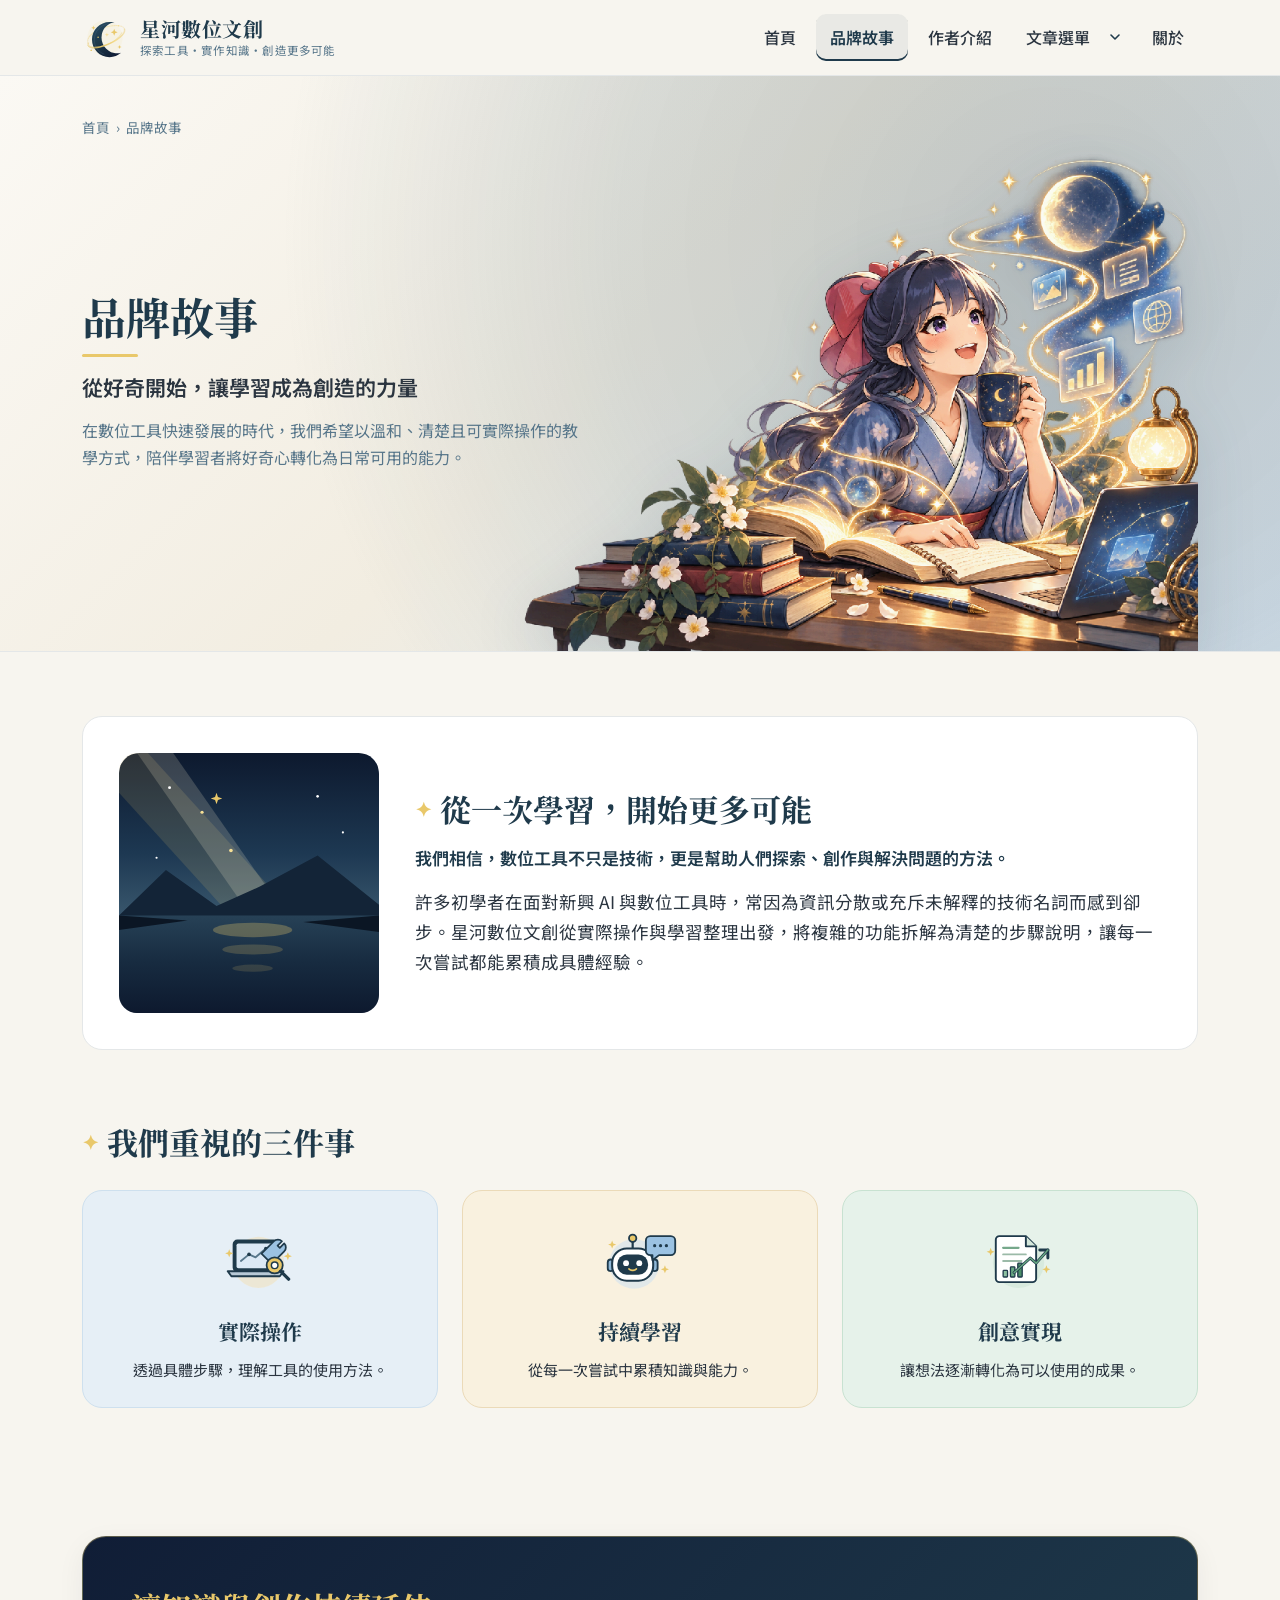
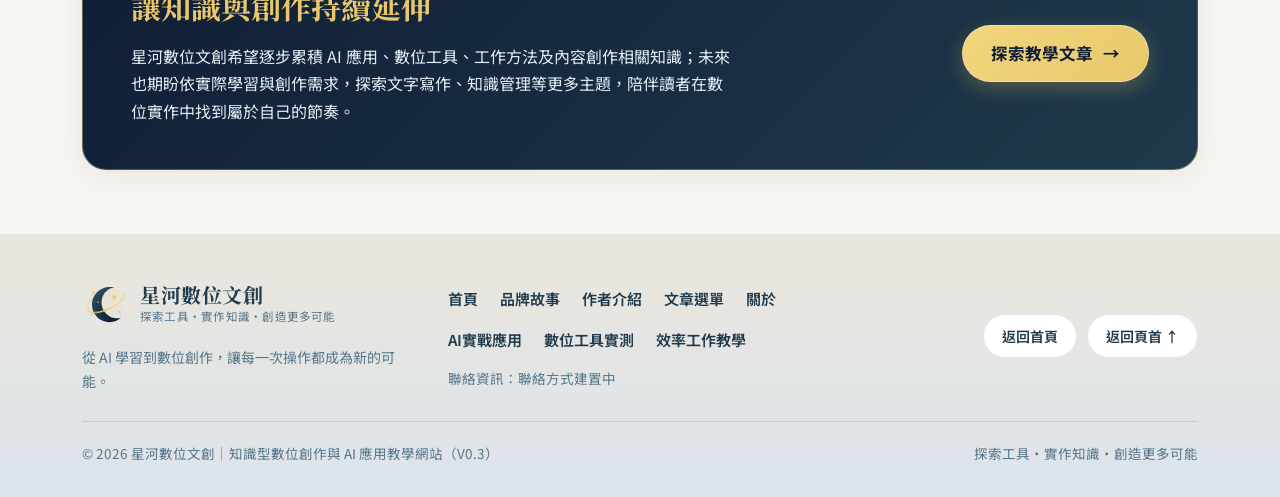
<file: brand.html>
<!doctype html>
<html lang="zh-Hant-TW">
  <head>
    <meta charset="UTF-8" />
    <meta name="viewport" content="width=device-width, initial-scale=1.0" />
    <title>品牌故事｜星河數位文創</title>
    <meta name="description" content="了解星河數位文創的品牌理念：從好奇開始，透過實際操作、持續學習與創意實現，讓學習成為創造的力量。" />
    <meta property="og:title" content="品牌故事｜星河數位文創" />
    <meta property="og:description" content="了解星河數位文創的品牌理念：從好奇開始，透過實際操作、持續學習與創意實現，讓學習成為創造的力量。" />
    <meta property="og:type" content="website" />
    <meta name="twitter:card" content="summary_large_image" />
    <link rel="icon" type="image/svg+xml" href="assets/icons/logo.svg" />
    <link rel="stylesheet" href="css/style.css" />
  </head>
  <body>
    <div id="root"><link rel="preload" as="image" href="assets/icons/logo.svg"/><link rel="preload" as="image" href="assets/icons/cat-ai.svg"/><link rel="preload" as="image" href="assets/icons/cat-tools.svg"/><link rel="preload" as="image" href="assets/icons/cat-work.svg"/><link rel="preload" as="image" href="assets/images/IMG_品牌故事.png"/><link rel="preload" as="image" href="assets/images/brand-lake.svg"/><div class="site-wrapper" data-current-page="brand.html"><a href="#main-content" class="skip-link">跳至主要內容</a><header class="site-header"><div class="sr-container header-inner"><a href="index.html" class="brand-identity" aria-label="星河數位文創 首頁"><img src="assets/icons/logo.svg" alt="星河數位文創 新月與金色星軌標誌" class="brand-logo-img" width="46" height="46"/><div class="brand-text-wrap"><span class="brand-title">星河數位文創</span><span class="brand-tagline-mini">探索工具・實作知識・創造更多可能</span></div></a><nav class="desktop-nav" aria-label="主導覽選單"><a href="index.html" class="nav-link ">首頁</a><a href="brand.html" class="nav-link is-active" aria-current="page">品牌故事</a><a href="author.html" class="nav-link ">作者介紹</a><div class="nav-item-group"><a href="articles.html" class="nav-link ">文章選單</a><button type="button" id="desktop-dropdown-toggle" class="desktop-dropdown-toggle" aria-label="展開或收合文章選單子分類" aria-expanded="false" aria-controls="desktop-dropdown-menu"><svg width="16" height="16" viewBox="0 0 20 20" fill="none" aria-hidden="true"><path d="M5 7.5L10 12.5L15 7.5" stroke="currentColor" stroke-width="2" stroke-linecap="round" stroke-linejoin="round"></path></svg></button><div id="desktop-dropdown-menu" class="desktop-dropdown-menu " role="region" aria-label="文章選單第二層分類"><a href="articles-ai.html" class="dropdown-sublink "><span style="display:inline-flex;align-items:center"><span class="dropdown-sublink-dot" style="background-color:#8FB8D8" aria-hidden="true"></span>AI實戰應用</span><span aria-hidden="true">›</span></a><a href="articles-tools.html" class="dropdown-sublink "><span style="display:inline-flex;align-items:center"><span class="dropdown-sublink-dot" style="background-color:#E9C86A" aria-hidden="true"></span>數位工具實測</span><span aria-hidden="true">›</span></a><a href="articles-work.html" class="dropdown-sublink "><span style="display:inline-flex;align-items:center"><span class="dropdown-sublink-dot" style="background-color:#8CC0A1" aria-hidden="true"></span>效率工作教學</span><span aria-hidden="true">›</span></a></div></div><a href="about.html" class="nav-link ">關於</a></nav><button type="button" id="mobile-menu-trigger" class="mobile-menu-trigger" aria-label="開啟網站導覽選單" aria-expanded="false" aria-controls="mobile-nav-overlay"><svg width="26" height="26" viewBox="0 0 24 24" fill="none" stroke="currentColor" stroke-width="2.2" aria-hidden="true"><line x1="3.5" y1="6.5" x2="20.5" y2="6.5" stroke-linecap="round"></line><line x1="3.5" y1="12" x2="20.5" y2="12" stroke-linecap="round"></line><line x1="3.5" y1="17.5" x2="20.5" y2="17.5" stroke-linecap="round"></line></svg></button></div></header><div id="mobile-nav-overlay" class="mobile-nav-overlay " aria-hidden="true"><nav class="mobile-nav-panel" aria-label="手機版網站導覽選單"><div class="mobile-panel-header"><a href="index.html" class="brand-identity"><img src="assets/icons/logo.svg" alt="星河數位文創標誌" class="brand-logo-img" width="48" height="48"/><div class="brand-text-wrap"><span class="brand-title">星河數位文創</span><span class="brand-tagline-mini">探索工具・實作知識・創造更多可能</span></div></a><button type="button" id="mobile-close-btn" class="mobile-close-btn" aria-label="關閉選單">×</button></div><ul class="mobile-nav-list"><li class="mobile-nav-item"><div class="mobile-nav-row"><a href="index.html" class="mobile-nav-link "><svg class="mobile-nav-icon" viewBox="0 0 24 24" fill="none" stroke="currentColor" stroke-width="2" aria-hidden="true"><path d="M3 10.5L12 3l9 7.5V20a1 1 0 0 1-1 1h-5v-6h-6v6H4a1 1 0 0 1-1-1v-9.5z" stroke-linecap="round" stroke-linejoin="round"></path></svg><span>首頁</span></a><span aria-hidden="true" style="color:#57768A;padding-right:8px">›</span></div></li><li class="mobile-nav-item"><div class="mobile-nav-row"><a href="brand.html" class="mobile-nav-link is-active"><svg class="mobile-nav-icon" viewBox="0 0 24 24" fill="none" stroke="currentColor" stroke-width="2" aria-hidden="true"><path d="M2 4h7a3 3 0 0 1 3 3v13a2 2 0 0 0-2-2H2V4zm20 0h-7a3 3 0 0 0-3 3v13a2 2 0 0 1 2-2h8V4z" stroke-linecap="round" stroke-linejoin="round"></path></svg><span>品牌故事</span></a><span aria-hidden="true" style="color:#57768A;padding-right:8px">›</span></div></li><li class="mobile-nav-item"><div class="mobile-nav-row"><a href="author.html" class="mobile-nav-link "><svg class="mobile-nav-icon" viewBox="0 0 24 24" fill="none" stroke="currentColor" stroke-width="2" aria-hidden="true"><circle cx="12" cy="8" r="4"></circle><path d="M4 20c1.5-4 4.5-6 8-6s6.5 2 8 6" stroke-linecap="round"></path></svg><span>作者介紹</span></a><span aria-hidden="true" style="color:#57768A;padding-right:8px">›</span></div></li><li class="mobile-nav-item"><div class="mobile-nav-row"><a href="articles.html" class="mobile-nav-link "><svg class="mobile-nav-icon" viewBox="0 0 24 24" fill="none" stroke="currentColor" stroke-width="2" aria-hidden="true"><rect x="4" y="3" width="16" height="18" rx="2"></rect><line x1="8" y1="8" x2="16" y2="8" stroke-linecap="round"></line><line x1="8" y1="12" x2="16" y2="12" stroke-linecap="round"></line><line x1="8" y1="16" x2="13" y2="16" stroke-linecap="round"></line></svg><span>文章選單</span></a><button type="button" id="mobile-submenu-toggle" class="mobile-submenu-toggle" aria-label="收合文章子分類" aria-expanded="true" aria-controls="mobile-submenu-wrap"><svg width="18" height="18" viewBox="0 0 20 20" fill="none" aria-hidden="true"><path d="M5 7.5L10 12.5L15 7.5" stroke="currentColor" stroke-width="2.2" stroke-linecap="round" stroke-linejoin="round"></path></svg></button></div><div id="mobile-submenu-wrap" class="mobile-submenu-wrap is-open"><div class="mobile-submenu-card"><a href="articles-ai.html" class="mobile-sublink"><span class="mobile-sublink-left"><img src="assets/icons/cat-ai.svg" alt="" aria-hidden="true" class="mobile-sublink-thumb"/><span>AI實戰應用</span></span><span aria-hidden="true" style="color:#57768A">›</span></a><a href="articles-tools.html" class="mobile-sublink"><span class="mobile-sublink-left"><img src="assets/icons/cat-tools.svg" alt="" aria-hidden="true" class="mobile-sublink-thumb"/><span>數位工具實測</span></span><span aria-hidden="true" style="color:#57768A">›</span></a><a href="articles-work.html" class="mobile-sublink"><span class="mobile-sublink-left"><img src="assets/icons/cat-work.svg" alt="" aria-hidden="true" class="mobile-sublink-thumb"/><span>效率工作教學</span></span><span aria-hidden="true" style="color:#57768A">›</span></a></div></div></li><li class="mobile-nav-item"><div class="mobile-nav-row"><a href="about.html" class="mobile-nav-link "><svg class="mobile-nav-icon" viewBox="0 0 24 24" fill="none" stroke="currentColor" stroke-width="2" aria-hidden="true"><circle cx="12" cy="12" r="9"></circle><line x1="12" y1="11" x2="12" y2="16" stroke-linecap="round"></line><circle cx="12" cy="8" r="0.8" fill="currentColor"></circle></svg><span>關於</span></a><span aria-hidden="true" style="color:#57768A;padding-right:8px">›</span></div></li></ul><div class="mobile-panel-footer"><span class="mobile-contact-status"><span aria-hidden="true">✦</span><span>聯絡方式建置中｜探索工具・實作知識</span></span></div></nav></div><main id="main-content"><section class="page-hero-warm page-hero-brand"><div class="sr-container"><nav class="breadcrumb-nav" aria-label="麵包屑導覽"><a href="index.html">首頁</a><span aria-hidden="true">›</span><span aria-current="page">品牌故事</span></nav><div class="page-hero-grid"><div class="page-hero-copy"><h1 class="page-main-title">品牌故事</h1><p class="page-subtitle">從好奇開始，讓學習成為創造的力量</p><p class="page-lead-text">在數位工具快速發展的時代，我們希望以溫和、清楚且可實際操作的教學方式，陪伴學習者將好奇心轉化為日常可用的能力。</p></div><div class="page-hero-art"><img src="assets/images/IMG_品牌故事.png" alt="品牌故事頁首主視覺：創作者於書桌前手捧星光馬克杯仰望明月與浮現的數位知識卡片" class="page-hero-img" width="1536" height="1024"/></div></div></div></section><section class="content-section"><div class="sr-container"><div class="story-origin-grid"><div style="border-radius:18px;overflow:hidden"><img src="assets/images/brand-lake.svg" alt="夜晚星空與山巒倒映在平靜湖面的品牌意象插畫" width="360" height="360"/></div><div><h2 class="section-title" style="margin-bottom:14px"><span class="star-accent-icon" aria-hidden="true">✦</span><span>從一次學習，開始更多可能</span></h2><p style="font-size:17px;margin:0 0 14px;font-weight:600;color:#1F3A4B">我們相信，數位工具不只是技術，更是幫助人們探索、創作與解決問題的方法。</p><p style="margin:0;color:#2B3540">許多初學者在面對新興 AI 與數位工具時，常因為資訊分散或充斥未解釋的技術名詞而感到卻步。星河數位文創從實際操作與學習整理出發，將複雜的功能拆解為清楚的步驟說明，讓每一次嘗試都能累積成具體經驗。</p></div></div></div></section><section class="content-section" style="padding-top:8px"><div class="sr-container"><div class="section-header"><h2 class="section-title"><span class="star-accent-icon" aria-hidden="true">✦</span><span>我們重視的三件事</span></h2></div><div class="category-grid-3"><div class="category-card-vertical cat-ai"><div class="category-icon-box"><img src="assets/icons/cat-tools.svg" alt="實際操作圖示" width="88" height="74"/></div><h3 class="category-card-title">實際操作</h3><p class="category-card-desc" style="margin-bottom:0">透過具體步驟，理解工具的使用方法。</p></div><div class="category-card-vertical cat-tools"><div class="category-icon-box"><img src="assets/icons/cat-ai.svg" alt="持續學習圖示" width="88" height="74"/></div><h3 class="category-card-title">持續學習</h3><p class="category-card-desc" style="margin-bottom:0">從每一次嘗試中累積知識與能力。</p></div><div class="category-card-vertical cat-work"><div class="category-icon-box"><img src="assets/icons/cat-work.svg" alt="創意實現圖示" width="88" height="74"/></div><h3 class="category-card-title">創意實現</h3><p class="category-card-desc" style="margin-bottom:0">讓想法逐漸轉化為可以使用的成果。</p></div></div></div></section><section class="content-section"><div class="sr-container"><div class="night-philosophy-card"><div><h2 class="night-philosophy-title">讓知識與創作持續延伸</h2><p class="night-philosophy-text">星河數位文創希望逐步累積 AI 應用、數位工具、工作方法及內容創作相關知識；未來也期盼依實際學習與創作需求，探索文字寫作、知識管理等更多主題，陪伴讀者在數位實作中找到屬於自己的節奏。</p></div><a href="articles.html" class="btn-primary-gold"><span>探索教學文章</span><span aria-hidden="true">→</span></a></div></div></section></main><footer class="site-footer"><div class="sr-container"><div class="footer-top-grid"><div><a href="index.html" class="brand-identity"><img src="assets/icons/logo.svg" alt="星河數位文創標誌" class="brand-logo-img" width="44" height="44"/><div class="brand-text-wrap"><span class="brand-title">星河數位文創</span><span class="brand-tagline-mini">探索工具・實作知識・創造更多可能</span></div></a><p style="font-size:14px;color:#57768A;margin:10px 0 0;max-width:340px">從 AI 學習到數位創作，讓每一次操作都成為新的可能。</p></div><div><nav class="footer-nav-links" aria-label="頁尾網站連結"><div class="footer-nav-row"><a href="index.html">首頁</a><a href="brand.html">品牌故事</a><a href="author.html">作者介紹</a><a href="articles.html">文章選單</a><a href="about.html">關於</a></div><div class="footer-nav-row"><a href="articles-ai.html">AI實戰應用</a><a href="articles-tools.html">數位工具實測</a><a href="articles-work.html">效率工作教學</a></div></nav><div style="margin-top:10px;font-size:13.5px;color:#57768A">聯絡資訊：聯絡方式建置中</div></div><div style="display:flex;flex-wrap:wrap;gap:10px"><a href="index.html" class="btn-back-home"><span>返回首頁</span></a><button type="button" class="btn-back-home" aria-label="返回頁面頂部"><span>返回頁首 ↑</span></button></div></div><div class="footer-bottom-row"><span>© 2026 星河數位文創｜知識型數位創作與 AI 應用教學網站（V0.3）</span><span>探索工具・實作知識・創造更多可能</span></div></div></footer></div></div>
    <script src="js/articles-data.js"></script>
    <script src="js/main.js"></script>
  </body>
</html>
</file>
<file: css/style.css>
@import url('https://fonts.googleapis.com/css2?family=Noto+Sans+TC:wght@400;500;600;700&family=Noto+Serif+TC:wght@600;700&display=swap');

:root {
  /* 03.3 品牌主要色彩變數 */
  --color-brand-blue: #1F3A4B;
  --color-night-blue: #101D36;
  --color-warm-bg: #F7F5EF;
  --color-card-white: #FFFFFF;
  --color-star-gold: #E9C86A;
  --color-star-gold-hover: #DFBA52;
  --color-slate-blue: #57768A;
  --color-text-dark: #2B3540;
  --color-divider: #E4E7E8;

  /* 三個文章分類輔助色（全站一致） */
  --color-cat-ai: #E6EFF6;
  --color-cat-ai-strong: #9BC2E2;
  --color-cat-ai-text: #1F3A4B;

  --color-cat-tools: #F9F1DF;
  --color-cat-tools-strong: #E6C987;
  --color-cat-tools-text: #1F3A4B;

  --color-cat-work: #E6F2EA;
  --color-cat-work-strong: #92C4A5;
  --color-cat-work-text: #1F3A4B;

  /* 字型設定 */
  --font-sans: 'Noto Sans TC', -apple-system, BlinkMacSystemFont, 'PingFang TC', 'Microsoft JhengHei', sans-serif;
  --font-serif: 'Noto Serif TC', 'Songti TC', 'PMingLiU', serif;

  /* 版面尺寸 */
  --max-width: 1180px;
  --reading-width: 780px;
  --header-height: 76px;
  --radius-lg: 20px;
  --radius-md: 14px;
  --radius-sm: 10px;
  --shadow-soft: 0 8px 28px rgba(16, 29, 54, 0.06);
  --shadow-card: 0 4px 16px rgba(31, 58, 75, 0.05);
}

*,
*::before,
*::after {
  box-sizing: border-box;
}

html {
  font-family: var(--font-sans);
  color: var(--color-text-dark);
  background-color: var(--color-warm-bg);
  scroll-behavior: smooth;
  -webkit-text-size-adjust: 100%;
}

body {
  margin: 0;
  padding: 0;
  background-color: var(--color-warm-bg);
  color: var(--color-text-dark);
  font-size: 16px;
  line-height: 1.72;
  overflow-x: hidden;
  min-height: 100vh;
  display: flex;
  flex-direction: column;
}

@media (min-width: 1024px) {
  body {
    font-size: 17.5px;
  }
}

body.menu-open {
  overflow: hidden;
}

img,
svg {
  max-width: 100%;
  height: auto;
  display: block;
}

a {
  color: inherit;
  text-decoration: none;
  transition: color 0.16s ease, background-color 0.16s ease, border-color 0.16s ease, transform 0.16s ease;
}

button {
  font-family: inherit;
  cursor: pointer;
}

/* 清楚的鍵盤焦點狀態 */
a:focus-visible,
button:focus-visible,
summary:focus-visible {
  outline: 3px solid var(--color-star-gold);
  outline-offset: 3px;
  border-radius: 6px;
}

/* 跳至主要內容無障礙連結 */
.skip-link {
  position: absolute;
  top: -100px;
  left: 16px;
  background: var(--color-night-blue);
  color: var(--color-card-white);
  padding: 10px 18px;
  border-radius: var(--radius-sm);
  z-index: 1000;
  font-weight: 600;
}

.skip-link:focus {
  top: 12px;
}

/* 共用容器 */
.sr-container {
  width: 100%;
  max-width: var(--max-width);
  margin: 0 auto;
  padding: 0 20px;
}

@media (min-width: 768px) {
  .sr-container {
    padding: 0 32px;
  }
}

/* ==========================================================================
   頁首與導覽列 (Header & Navigation)
   ========================================================================== */
.site-header {
  position: sticky;
  top: 0;
  z-index: 100;
  background-color: rgba(247, 245, 239, 0.96);
  backdrop-filter: blur(8px);
  border-bottom: 1px solid var(--color-divider);
  height: var(--header-height);
  display: flex;
  align-items: center;
}

.header-inner {
  display: flex;
  align-items: center;
  justify-content: space-between;
  gap: 24px;
  width: 100%;
}

.brand-identity {
  display: inline-flex;
  align-items: center;
  gap: 12px;
  min-height: 48px;
  flex-shrink: 0;
}

.brand-logo-img {
  width: 46px;
  height: 46px;
  flex-shrink: 0;
}

.brand-text-wrap {
  display: flex;
  flex-direction: column;
}

.brand-title {
  font-family: var(--font-serif);
  font-size: 20px;
  font-weight: 700;
  color: var(--color-brand-blue);
  line-height: 1.2;
  letter-spacing: 0.03em;
}

.brand-tagline-mini {
  font-size: 11.5px;
  color: var(--color-slate-blue);
  line-height: 1.3;
  margin-top: 2px;
  letter-spacing: 0.02em;
}

@media (max-width: 380px) {
  .brand-tagline-mini {
    font-size: 10.5px;
  }
}

/* 電腦版水平導覽 */
.desktop-nav {
  display: none;
  align-items: center;
  gap: 6px;
}

@media (min-width: 960px) {
  .desktop-nav {
    display: flex;
  }
}

.nav-item-group {
  position: relative;
  display: inline-flex;
  align-items: center;
}

.nav-link {
  padding: 10px 14px;
  font-size: 16px;
  font-weight: 500;
  color: var(--color-text-dark);
  border-radius: var(--radius-sm);
  white-space: nowrap;
  min-height: 44px;
  display: inline-flex;
  align-items: center;
}

.nav-link:hover,
.nav-link.is-active {
  color: var(--color-brand-blue);
  background-color: rgba(31, 58, 75, 0.06);
  font-weight: 600;
}

.nav-link.is-active {
  box-shadow: inset 0 -2px 0 var(--color-brand-blue);
}

.desktop-dropdown-toggle {
  background: transparent;
  border: 1px solid transparent;
  color: var(--color-brand-blue);
  width: 34px;
  height: 40px;
  border-radius: 8px;
  display: inline-flex;
  align-items: center;
  justify-content: center;
  margin-left: -6px;
  transition: background-color 0.16s ease, transform 0.16s ease;
}

.desktop-dropdown-toggle:hover {
  background-color: rgba(31, 58, 75, 0.08);
}

.desktop-dropdown-toggle svg {
  transition: transform 0.18s ease;
}

.desktop-dropdown-toggle[aria-expanded="true"] svg {
  transform: rotate(180deg);
}

.desktop-dropdown-menu {
  position: absolute;
  top: calc(100% + 8px);
  left: 0;
  min-width: 220px;
  background-color: var(--color-card-white);
  border: 1px solid var(--color-divider);
  border-radius: var(--radius-md);
  box-shadow: 0 14px 34px rgba(16, 29, 54, 0.12);
  padding: 8px;
  display: none;
  flex-direction: column;
  gap: 4px;
  z-index: 120;
}

.desktop-dropdown-menu.is-open {
  display: flex;
}

.dropdown-sublink {
  display: flex;
  align-items: center;
  justify-content: space-between;
  padding: 10px 14px;
  border-radius: 10px;
  font-size: 15px;
  font-weight: 500;
  color: var(--color-text-dark);
  white-space: nowrap;
}

.dropdown-sublink:hover,
.dropdown-sublink.is-active {
  background-color: var(--color-warm-bg);
  color: var(--color-brand-blue);
  font-weight: 600;
}

.dropdown-sublink-dot {
  width: 10px;
  height: 10px;
  border-radius: 50%;
  margin-right: 10px;
  flex-shrink: 0;
}

/* 手機版漢堡選單按鈕 */
.mobile-menu-trigger {
  display: inline-flex;
  align-items: center;
  justify-content: center;
  width: 46px;
  height: 46px;
  border: 1px solid transparent;
  border-radius: 10px;
  background: transparent;
  color: var(--color-brand-blue);
}

.mobile-menu-trigger:hover {
  background-color: rgba(31, 58, 75, 0.06);
}

@media (min-width: 960px) {
  .mobile-menu-trigger {
    display: none;
  }
}

/* ==========================================================================
   手機版浮層導覽選單 (Section 11)
   ========================================================================== */
.mobile-nav-overlay {
  position: fixed;
  inset: 0;
  z-index: 200;
  background-color: rgba(16, 29, 54, 0.62);
  backdrop-filter: blur(4px);
  display: none;
  align-items: flex-start;
  justify-content: center;
  padding: 20px 16px;
  overflow-y: auto;
}

.mobile-nav-overlay.is-open {
  display: flex;
}

.mobile-nav-panel {
  width: 100%;
  max-width: 420px;
  background: linear-gradient(180deg, #FBF9F4 0%, #FFFFFF 28%, #FFFFFF 82%, #EEF3F7 100%);
  border-radius: 26px;
  box-shadow: 0 24px 56px rgba(10, 20, 38, 0.35);
  overflow: hidden;
  border: 1px solid rgba(233, 200, 106, 0.35);
  margin: auto 0;
  position: relative;
}

.mobile-panel-header {
  display: flex;
  align-items: flex-start;
  justify-content: space-between;
  padding: 24px 22px 18px;
  border-bottom: 1px solid var(--color-divider);
  position: relative;
}

.mobile-close-btn {
  width: 44px;
  height: 44px;
  border-radius: 50%;
  border: none;
  background: rgba(31, 58, 75, 0.06);
  color: var(--color-brand-blue);
  display: inline-flex;
  align-items: center;
  justify-content: center;
  font-size: 24px;
  line-height: 1;
  flex-shrink: 0;
}

.mobile-close-btn:hover {
  background: rgba(31, 58, 75, 0.12);
}

.mobile-nav-list {
  list-style: none;
  margin: 0;
  padding: 8px 20px 16px;
}

.mobile-nav-item {
  border-bottom: 1px solid var(--color-divider);
}

.mobile-nav-item:last-child {
  border-bottom: none;
}

.mobile-nav-row {
  display: flex;
  align-items: center;
  justify-content: space-between;
  min-height: 56px;
}

.mobile-nav-link {
  display: flex;
  align-items: center;
  gap: 14px;
  flex: 1;
  padding: 12px 4px;
  font-size: 17px;
  font-weight: 600;
  color: var(--color-brand-blue);
}

.mobile-nav-link.is-active {
  color: #16486B;
}

.mobile-nav-icon {
  width: 24px;
  height: 24px;
  color: var(--color-brand-blue);
  flex-shrink: 0;
}

.mobile-submenu-toggle {
  width: 44px;
  height: 44px;
  border: 1px solid rgba(31, 58, 75, 0.14);
  background: var(--color-warm-bg);
  color: var(--color-brand-blue);
  border-radius: 10px;
  display: inline-flex;
  align-items: center;
  justify-content: center;
  flex-shrink: 0;
}

.mobile-submenu-toggle svg {
  transition: transform 0.18s ease;
}

.mobile-submenu-toggle[aria-expanded="true"] svg {
  transform: rotate(180deg);
}

/* 手機版文章子選單（具縮排與層級線） */
.mobile-submenu-wrap {
  display: none;
  padding: 4px 0 16px 12px;
  margin-left: 10px;
  border-left: 2px solid #D5DEE4;
}

.mobile-submenu-wrap.is-open {
  display: block;
}

.mobile-submenu-card {
  background-color: #F7F8F9;
  border-radius: 16px;
  padding: 6px 12px;
  border: 1px solid var(--color-divider);
}

.mobile-sublink {
  display: flex;
  align-items: center;
  justify-content: space-between;
  padding: 12px 8px;
  font-size: 15.5px;
  font-weight: 600;
  color: var(--color-text-dark);
  border-bottom: 1px solid var(--color-divider);
  min-height: 48px;
}

.mobile-sublink:last-child {
  border-bottom: none;
}

.mobile-sublink-left {
  display: flex;
  align-items: center;
  gap: 12px;
}

.mobile-sublink-thumb {
  width: 28px;
  height: 28px;
  flex-shrink: 0;
}

.mobile-panel-footer {
  padding: 16px 22px 22px;
  text-align: center;
  background: linear-gradient(180deg, rgba(255,255,255,0) 0%, rgba(213, 226, 236, 0.55) 100%);
  border-top: 1px solid var(--color-divider);
}

.mobile-contact-status {
  display: inline-flex;
  align-items: center;
  gap: 8px;
  font-size: 13px;
  color: var(--color-slate-blue);
  background: rgba(255, 255, 255, 0.85);
  padding: 6px 14px;
  border-radius: 999px;
  border: 1px solid var(--color-divider);
}

/* ==========================================================================
   首頁主視覺 Hero (Section 05.3)
   ========================================================================== */
.hero-home-section {
  background:
    radial-gradient(circle at 76% 36%, rgba(233, 200, 106, 0.16) 0%, rgba(87, 118, 138, 0.22) 34%, transparent 68%),
    linear-gradient(160deg, #0B1528 0%, var(--color-night-blue) 48%, var(--color-brand-blue) 100%);
  color: var(--color-card-white);
  padding: 36px 0 64px;
  position: relative;
  overflow: hidden;
}

.hero-wave-bottom {
  position: absolute;
  bottom: -1px;
  left: 0;
  width: 100%;
  height: 32px;
  pointer-events: none;
  z-index: 3;
}

@media (min-width: 960px) {
  .hero-home-section {
    padding: 56px 0 84px;
  }
  .hero-wave-bottom {
    height: 44px;
  }
}

.hero-home-grid {
  display: grid;
  grid-template-columns: 1fr;
  gap: 24px;
  align-items: center;
  position: relative;
  z-index: 2;
}

@media (min-width: 960px) {
  .hero-home-grid {
    grid-template-columns: 0.92fr 1.08fr;
    gap: 24px;
  }
}

.hero-home-copy {
  position: relative;
  z-index: 3;
}

.hero-kicker {
  display: inline-block;
  font-size: 14px;
  color: #DCE9F5;
  letter-spacing: 0.06em;
  margin-bottom: 14px;
  padding-bottom: 8px;
  border-bottom: 2px solid var(--color-star-gold);
}

.hero-home-title {
  font-family: var(--font-serif);
  font-size: clamp(32px, 4.5vw, 50px);
  font-weight: 700;
  line-height: 1.24;
  margin: 0 0 16px;
  color: var(--color-card-white);
  letter-spacing: 0.02em;
}

.hero-home-title .gold-highlight {
  color: var(--color-star-gold);
}

.hero-home-subtitle {
  font-size: clamp(18px, 2.2vw, 22px);
  color: #E5EEF5;
  margin: 0 0 28px;
  font-weight: 500;
}

.hero-actions {
  display: flex;
  flex-wrap: wrap;
  align-items: center;
  gap: 18px;
}

.btn-primary-gold {
  display: inline-flex;
  align-items: center;
  justify-content: center;
  gap: 10px;
  background: linear-gradient(135deg, #F2D57E 0%, var(--color-star-gold) 100%);
  color: var(--color-night-blue);
  font-size: 16.5px;
  font-weight: 700;
  padding: 13px 28px;
  border-radius: 999px;
  min-height: 48px;
  box-shadow: 0 6px 20px rgba(233, 200, 106, 0.28);
  border: 1px solid rgba(255, 255, 255, 0.35);
}

.btn-primary-gold:hover {
  background: var(--color-star-gold-hover);
  transform: translateY(-1px);
}

.btn-secondary-link {
  display: inline-flex;
  align-items: center;
  gap: 8px;
  color: #F7F5EF;
  font-size: 16px;
  font-weight: 500;
  padding: 10px 6px;
  min-height: 44px;
  border-bottom: 1px solid rgba(233, 200, 106, 0.65);
}

.btn-secondary-link:hover {
  color: var(--color-star-gold);
  border-bottom-color: var(--color-star-gold);
}

.hero-illustration-box {
  position: relative;
  display: flex;
  flex-direction: column;
  align-items: flex-end;
  justify-content: center;
  overflow: visible;
}

.hero-main-img {
  width: 126%;
  max-width: none;
  height: auto;
  margin-left: -26%;
  filter: drop-shadow(0 16px 36px rgba(4, 10, 22, 0.55));
  pointer-events: none;
}

@media (min-width: 960px) {
  .hero-main-img {
    width: 132%;
    margin-left: -32%;
  }
}

.hero-illustration-caption {
  margin-top: -12px;
  padding-right: 12px;
  font-family: var(--font-serif);
  font-size: 15px;
  font-weight: 600;
  color: #F6DF96;
  letter-spacing: 0.06em;
  text-shadow: 0 2px 10px rgba(11, 21, 40, 0.85);
}

/* ==========================================================================
   內頁共用頁首與麵包屑 (Inner Page Heroes with IMG_*.png)
   ========================================================================== */
.page-hero-warm {
  background:
    radial-gradient(circle at 80% 42%, rgba(169, 198, 217, 0.36) 0%, rgba(233, 200, 106, 0.14) 38%, transparent 70%),
    linear-gradient(135deg, #FBF9F4 0%, #F3EFE4 52%, #E5EDF3 100%);
  padding: 28px 0 32px;
  border-bottom: 1px solid var(--color-divider);
  position: relative;
  overflow: hidden;
}

.page-hero-warm.page-hero-brand,
.page-hero-warm.page-hero-author {
  background:
    radial-gradient(circle at 82% 28%, rgba(31, 58, 75, 0.22) 0%, rgba(87, 118, 138, 0.18) 38%, transparent 68%),
    linear-gradient(135deg, #FBF9F4 0%, #F2EDE1 48%, #DCE7F0 100%);
  padding-bottom: 0;
}

.page-hero-warm.page-hero-brand .page-hero-copy,
.page-hero-warm.page-hero-author .page-hero-copy {
  padding-bottom: 36px;
}

.page-hero-warm.page-hero-brand .page-hero-art {
  align-self: flex-end;
  margin-bottom: -4px;
}

.page-hero-warm.page-hero-author .page-hero-art {
  align-self: flex-end;
}

@media (min-width: 960px) {
  .page-hero-warm {
    padding: 40px 0 44px;
  }
  .page-hero-warm.page-hero-brand,
  .page-hero-warm.page-hero-author {
    padding: 40px 0 0;
  }
  .page-hero-warm.page-hero-brand .page-hero-copy,
  .page-hero-warm.page-hero-author .page-hero-copy {
    padding-bottom: 44px;
  }
}

.breadcrumb-nav {
  font-size: 13.5px;
  color: var(--color-slate-blue);
  margin-bottom: 14px;
  display: flex;
  align-items: center;
  flex-wrap: wrap;
  gap: 6px;
  position: relative;
  z-index: 3;
}

.breadcrumb-nav a:hover {
  color: var(--color-brand-blue);
  text-decoration: underline;
}

.page-hero-grid {
  display: grid;
  grid-template-columns: 1fr;
  gap: 20px;
  align-items: center;
  position: relative;
  z-index: 2;
}

@media (min-width: 960px) {
  .page-hero-grid {
    grid-template-columns: 0.92fr 1.08fr;
    gap: 28px;
  }
}

.page-hero-copy {
  position: relative;
  z-index: 3;
}

.page-main-title {
  font-family: var(--font-serif);
  font-size: clamp(30px, 4vw, 44px);
  color: var(--color-brand-blue);
  margin: 0 0 12px;
  line-height: 1.25;
  position: relative;
  display: inline-block;
}

.page-main-title::after {
  content: '';
  display: block;
  width: 56px;
  height: 3px;
  background-color: var(--color-star-gold);
  margin-top: 10px;
  border-radius: 2px;
}

.page-subtitle {
  font-size: clamp(18px, 2.1vw, 21px);
  font-weight: 600;
  color: var(--color-text-dark);
  margin: 0 0 12px;
}

.page-lead-text {
  font-size: 16px;
  color: var(--color-slate-blue);
  margin: 0;
  max-width: 520px;
}

.page-hero-art {
  position: relative;
  display: flex;
  align-items: center;
  justify-content: flex-end;
  overflow: visible;
}

.page-hero-img {
  width: 122%;
  max-width: none;
  height: auto;
  margin-left: -22%;
  filter: drop-shadow(0 14px 28px rgba(31, 58, 75, 0.14));
  pointer-events: none;
}

.page-hero-img.page-hero-img-author {
  width: 96%;
  max-width: none;
  height: auto;
  margin-left: 0;
  margin-top: -12%;
  margin-bottom: -5%;
}

@media (min-width: 960px) {
  .page-hero-img {
    width: 128%;
    margin-left: -28%;
  }
  .page-hero-img.page-hero-img-author {
    width: 96%;
    margin-left: 0;
    margin-top: -112px;
    margin-bottom: -44px;
  }
}

/* ==========================================================================
   內容區塊與標題規範 (Sections & Headings)
   ========================================================================== */
.content-section {
  padding: 44px 0;
}

@media (min-width: 960px) {
  .content-section {
    padding: 64px 0;
  }
}

.section-header {
  margin-bottom: 28px;
}

.section-title-row {
  display: flex;
  align-items: center;
  justify-content: space-between;
  gap: 12px;
  flex-wrap: nowrap;
  margin-bottom: 10px;
}

.section-title-line {
  flex: 1;
  height: 1.5px;
  background: linear-gradient(90deg, var(--color-star-gold) 0%, rgba(233, 200, 106, 0.15) 100%);
  min-width: 24px;
}

.section-title {
  font-family: var(--font-serif);
  font-size: clamp(22px, 2.8vw, 31px);
  color: var(--color-brand-blue);
  margin: 0;
  display: inline-flex;
  align-items: center;
  gap: 8px;
  line-height: 1.3;
  white-space: nowrap;
}

.star-accent-icon {
  color: var(--color-star-gold);
  font-size: 20px;
  line-height: 1;
}

.section-desc {
  font-size: 16px;
  color: var(--color-slate-blue);
  margin: 0;
  max-width: 680px;
}

.section-more-link {
  font-size: 14px;
  font-weight: 600;
  color: var(--color-slate-blue);
  display: inline-flex;
  align-items: center;
  gap: 4px;
  min-height: 40px;
  white-space: nowrap;
  flex-shrink: 0;
}

.section-more-link:hover {
  color: var(--color-brand-blue);
}

/* ==========================================================================
   三大分類卡片 (3 Category Cards - Home & Inner)
   ========================================================================== */
.category-grid-3 {
  display: grid;
  grid-template-columns: 1fr;
  gap: 20px;
}

@media (min-width: 768px) {
  .category-grid-3 {
    grid-template-columns: repeat(3, 1fr);
    gap: 24px;
  }
}

.category-card-vertical {
  border-radius: var(--radius-lg);
  padding: 28px 22px 24px;
  display: flex;
  flex-direction: column;
  align-items: center;
  text-align: center;
  border: 1px solid transparent;
  transition: transform 0.18s ease, box-shadow 0.18s ease;
}

.category-card-vertical:hover {
  transform: translateY(-3px);
  box-shadow: var(--shadow-soft);
}

.category-card-vertical.cat-ai,
.category-banner-horizontal.cat-ai {
  background-color: var(--color-cat-ai);
  border-color: #CEE0EE;
}

.category-card-vertical.cat-tools,
.category-banner-horizontal.cat-tools {
  background-color: var(--color-cat-tools);
  border-color: #EBDAB8;
}

.category-card-vertical.cat-work,
.category-banner-horizontal.cat-work {
  background-color: var(--color-cat-work);
  border-color: #C8E2D1;
}

.category-icon-box {
  width: 96px;
  height: 80px;
  margin-bottom: 14px;
  display: flex;
  align-items: center;
  justify-content: center;
}

.category-card-title {
  font-family: var(--font-serif);
  font-size: 21px;
  font-weight: 700;
  color: var(--color-brand-blue);
  margin: 0 0 8px;
}

.category-card-desc {
  font-size: 15px;
  color: var(--color-text-dark);
  margin: 0 0 18px;
  flex: 1;
}

.category-circle-arrow {
  width: 40px;
  height: 40px;
  border-radius: 50%;
  display: inline-flex;
  align-items: center;
  justify-content: center;
  color: var(--color-brand-blue);
  font-weight: 700;
  transition: transform 0.16s ease;
}

.cat-ai .category-circle-arrow {
  background-color: #B9D5EC;
}

.cat-tools .category-circle-arrow {
  background-color: #EBD08E;
}

.cat-work .category-circle-arrow {
  background-color: #A8D4B7;
}

.category-card-vertical:hover .category-circle-arrow,
.category-banner-horizontal:hover .category-circle-arrow {
  transform: translateX(3px);
}

/* 文章選單頁：大型橫向分類卡片 (Section 08.3) */
.category-stack-horizontal {
  display: flex;
  flex-direction: column;
  gap: 18px;
}

.category-banner-horizontal {
  border-radius: var(--radius-lg);
  padding: 22px 24px;
  display: grid;
  grid-template-columns: auto 1fr auto;
  align-items: center;
  gap: 20px;
  border: 1px solid transparent;
  transition: transform 0.18s ease, box-shadow 0.18s ease;
}

.category-banner-horizontal:hover {
  transform: translateY(-2px);
  box-shadow: var(--shadow-soft);
}

@media (max-width: 540px) {
  .category-banner-horizontal {
    grid-template-columns: 72px 1fr 40px;
    padding: 18px 16px;
    gap: 14px;
  }
}

/* ==========================================================================
   精選文章預覽卡片 (Featured Article Cards - Section 05.6 & 08.4)
   ========================================================================== */
.featured-articles-list {
  display: grid;
  grid-template-columns: 1fr;
  gap: 18px;
}

@media (min-width: 960px) {
  .featured-articles-list {
    grid-template-columns: repeat(3, 1fr);
    gap: 24px;
  }
}

.article-preview-card {
  background-color: var(--color-card-white);
  border-radius: var(--radius-lg);
  border: 1px solid var(--color-divider);
  box-shadow: var(--shadow-card);
  overflow: hidden;
  display: flex;
  flex-direction: column;
  transition: transform 0.18s ease, box-shadow 0.18s ease;
}

.article-preview-card:hover {
  transform: translateY(-3px);
  box-shadow: var(--shadow-soft);
}

@media (max-width: 959px) {
  .article-preview-card {
    flex-direction: row;
    align-items: center;
    padding: 14px;
    gap: 16px;
  }
}

@media (max-width: 520px) {
  .article-preview-card {
    flex-direction: column;
    align-items: stretch;
    padding: 0;
    gap: 0;
  }
}

.article-preview-cover {
  width: 100%;
  aspect-ratio: 16 / 9;
  object-fit: cover;
  background-color: var(--color-night-blue);
}

@media (min-width: 521px) and (max-width: 959px) {
  .article-preview-cover {
    width: 180px;
    height: 116px;
    border-radius: 12px;
    flex-shrink: 0;
  }
}

.article-preview-body {
  padding: 20px;
  display: flex;
  flex-direction: column;
  flex: 1;
}

@media (min-width: 521px) and (max-width: 959px) {
  .article-preview-body {
    padding: 4px 8px;
  }
}

.article-category-label {
  display: inline-flex;
  align-items: center;
  align-self: flex-start;
  font-size: 12.5px;
  font-weight: 700;
  padding: 4px 12px;
  border-radius: 6px;
  margin-bottom: 10px;
}

.label-ai {
  background-color: var(--color-cat-ai);
  color: var(--color-brand-blue);
}

.label-tools {
  background-color: var(--color-cat-tools);
  color: var(--color-brand-blue);
}

.label-work {
  background-color: var(--color-cat-work);
  color: var(--color-brand-blue);
}

.article-preview-title {
  font-size: 19px;
  font-weight: 700;
  color: var(--color-brand-blue);
  margin: 0 0 8px;
  line-height: 1.38;
}

.article-preview-summary {
  font-size: 14.5px;
  color: var(--color-slate-blue);
  margin: 0 0 16px;
  flex: 1;
}

.article-read-link {
  display: inline-flex;
  align-items: center;
  gap: 6px;
  font-size: 14.5px;
  font-weight: 700;
  color: var(--color-brand-blue);
  margin-top: auto;
}

.article-preview-card:hover .article-read-link {
  color: #124E78;
}

/* ==========================================================================
   品牌理念與夜間橫幅卡片 (Brand Philosophy Banner)
   ========================================================================== */
.night-philosophy-card {
  background: linear-gradient(135deg, var(--color-night-blue) 0%, var(--color-brand-blue) 100%);
  color: var(--color-card-white);
  border-radius: 24px;
  padding: 36px 28px;
  display: flex;
  flex-direction: column;
  gap: 24px;
  align-items: flex-start;
  justify-content: space-between;
  border: 1px solid rgba(233, 200, 106, 0.35);
  box-shadow: var(--shadow-soft);
}

@media (min-width: 768px) {
  .night-philosophy-card {
    flex-direction: row;
    align-items: center;
    padding: 44px 48px;
  }
}

.night-philosophy-title {
  font-family: var(--font-serif);
  font-size: clamp(23px, 2.6vw, 30px);
  color: var(--color-star-gold);
  margin: 0 0 10px;
}

.night-philosophy-text {
  font-size: 16px;
  color: #E5EEF5;
  margin: 0;
  max-width: 600px;
}

/* ==========================================================================
   品牌故事與作者介紹專屬元件 (Brand & Author Sections)
   ========================================================================== */
.story-origin-grid {
  display: grid;
  grid-template-columns: 1fr;
  gap: 28px;
  align-items: center;
  background-color: var(--color-card-white);
  padding: 28px;
  border-radius: var(--radius-lg);
  border: 1px solid var(--color-divider);
}

@media (min-width: 768px) {
  .story-origin-grid {
    grid-template-columns: 260px 1fr;
    gap: 36px;
    padding: 36px;
  }
}

.author-badge-box {
  display: inline-flex;
  flex-direction: column;
  background: rgba(249, 241, 223, 0.9);
  border: 1px solid var(--color-star-gold);
  border-radius: 16px;
  padding: 12px 22px;
  margin-top: 16px;
}

.author-pen-name {
  font-family: var(--font-serif);
  font-size: 24px;
  font-weight: 700;
  color: var(--color-brand-blue);
}

.author-role-label {
  font-size: 13px;
  color: var(--color-slate-blue);
}

/* 三階段流程圖 (Section 07.5) */
.process-steps-grid {
  display: grid;
  grid-template-columns: 1fr;
  gap: 18px;
}

@media (min-width: 768px) {
  .process-steps-grid {
    grid-template-columns: repeat(3, 1fr);
    gap: 24px;
  }
}

.process-step-card {
  background-color: var(--color-card-white);
  border: 1px solid var(--color-divider);
  border-radius: var(--radius-lg);
  padding: 24px;
  position: relative;
}

.process-step-num {
  display: inline-flex;
  align-items: center;
  justify-content: center;
  width: 36px;
  height: 36px;
  border-radius: 50%;
  font-weight: 700;
  font-size: 14px;
  color: var(--color-brand-blue);
  margin-bottom: 12px;
}

/* ==========================================================================
   三個分類頁與九個教學單元 (Section 09)
   ========================================================================== */
.unit-jump-bar {
  display: flex;
  flex-wrap: wrap;
  gap: 10px;
  margin-top: 20px;
}

.unit-jump-pill {
  display: inline-flex;
  align-items: center;
  gap: 8px;
  background-color: var(--color-card-white);
  border: 1px solid var(--color-divider);
  padding: 8px 16px;
  border-radius: 999px;
  font-size: 14px;
  font-weight: 600;
  color: var(--color-brand-blue);
  min-height: 40px;
}

.unit-jump-pill:hover {
  border-color: var(--color-brand-blue);
  background-color: #EEF4F8;
}

.units-list-container {
  display: flex;
  flex-direction: column;
  gap: 36px;
}

.teaching-unit-card {
  background-color: var(--color-card-white);
  border-radius: 22px;
  border: 1px solid var(--color-divider);
  box-shadow: var(--shadow-card);
  padding: 28px 22px;
  scroll-margin-top: 96px;
}

@media (min-width: 768px) {
  .teaching-unit-card {
    padding: 40px 44px;
  }
}

.unit-meta-row {
  display: flex;
  flex-wrap: wrap;
  align-items: center;
  justify-content: space-between;
  gap: 10px;
  margin-bottom: 14px;
  font-size: 13.5px;
  color: var(--color-slate-blue);
}

.unit-code-badge {
  font-weight: 700;
  color: var(--color-brand-blue);
  background-color: var(--color-warm-bg);
  padding: 4px 12px;
  border-radius: 6px;
  border: 1px solid var(--color-divider);
}

.unit-status-note {
  font-size: 13px;
  color: var(--color-slate-blue);
}

.unit-title {
  font-family: var(--font-serif);
  font-size: clamp(22px, 2.5vw, 28px);
  color: var(--color-brand-blue);
  margin: 0 0 14px;
  line-height: 1.35;
}

.unit-intro {
  font-size: 16.5px;
  color: var(--color-text-dark);
  margin: 0 0 24px;
  max-width: var(--reading-width);
}

.unit-content-grid {
  display: grid;
  grid-template-columns: 1fr;
  gap: 28px;
  align-items: start;
}

@media (min-width: 960px) {
  .unit-content-grid {
    grid-template-columns: 1.1fr 0.9fr;
    gap: 36px;
  }
}

.unit-keypoints-box {
  background-color: var(--color-warm-bg);
  border-radius: var(--radius-md);
  padding: 22px 24px;
  border: 1px solid var(--color-divider);
}

.unit-subhead {
  font-size: 16.5px;
  font-weight: 700;
  color: var(--color-brand-blue);
  margin: 0 0 12px;
}

.unit-points-list {
  margin: 0;
  padding-left: 20px;
  display: flex;
  flex-direction: column;
  gap: 10px;
}

.unit-points-list li {
  color: var(--color-text-dark);
}

.unit-example-box {
  margin-top: 18px;
  background-color: #F2F7FB;
  border: 1px solid #CEE0EE;
  border-radius: var(--radius-md);
  padding: 18px 20px;
}

.unit-example-label {
  font-size: 13.5px;
  font-weight: 700;
  color: var(--color-brand-blue);
  margin-bottom: 6px;
  display: block;
}

.unit-example-text {
  font-size: 15px;
  color: var(--color-text-dark);
  margin: 0;
}

.unit-figure {
  margin: 0;
  border-radius: var(--radius-md);
  overflow: hidden;
  border: 1px solid var(--color-divider);
  background-color: var(--color-card-white);
}

.unit-figcaption {
  font-size: 13px;
  color: var(--color-slate-blue);
  padding: 10px 14px;
  background-color: #FAFAF7;
  border-top: 1px solid var(--color-divider);
  text-align: center;
}

/* ==========================================================================
   關於本站：使用提醒、FAQ 與聯絡資訊 (Section 10)
   ========================================================================== */
.notice-box-blue {
  background-color: var(--color-cat-ai);
  border: 1px solid #C5D9E8;
  border-radius: var(--radius-lg);
  padding: 24px 28px;
}

.faq-list {
  display: flex;
  flex-direction: column;
  gap: 12px;
}

.faq-item {
  background-color: var(--color-card-white);
  border: 1px solid var(--color-divider);
  border-radius: var(--radius-md);
  overflow: hidden;
}

.faq-summary {
  padding: 18px 22px;
  font-size: 17px;
  font-weight: 700;
  color: var(--color-brand-blue);
  cursor: pointer;
  list-style: none;
  display: flex;
  align-items: center;
  justify-content: space-between;
  gap: 16px;
  min-height: 56px;
}

.faq-summary::-webkit-details-marker {
  display: none;
}

.faq-chevron {
  transition: transform 0.18s ease;
  color: var(--color-slate-blue);
  flex-shrink: 0;
}

details[open] .faq-chevron,
.faq-item.is-open .faq-chevron {
  transform: rotate(180deg);
}

.faq-answer {
  padding: 0 22px 20px;
  color: var(--color-text-dark);
  border-top: 1px solid var(--color-divider);
  padding-top: 14px;
}

.contact-placeholder-card {
  background-color: var(--color-card-white);
  border: 1px solid var(--color-divider);
  border-radius: var(--radius-lg);
  padding: 24px 28px;
  display: flex;
  align-items: center;
  justify-content: space-between;
  flex-wrap: wrap;
  gap: 16px;
}

/* ==========================================================================
   共用頁尾 (Footer - Section 05.8)
   ========================================================================== */
.site-footer {
  margin-top: auto;
  background: linear-gradient(180deg, #EAE6DC 0%, #DCE4EC 100%);
  border-top: 1px solid var(--color-divider);
  padding: 44px 0 32px;
  color: var(--color-text-dark);
}

.footer-top-grid {
  display: grid;
  grid-template-columns: 1fr;
  gap: 28px;
  padding-bottom: 28px;
  border-bottom: 1px solid rgba(87, 118, 138, 0.2);
}

@media (min-width: 768px) {
  .footer-top-grid {
    grid-template-columns: 1.2fr 1.8fr auto;
    align-items: center;
  }
}

.footer-nav-links {
  display: flex;
  flex-direction: column;
  gap: 8px;
}

.footer-nav-row {
  display: flex;
  flex-wrap: wrap;
  align-items: center;
  gap: 8px 22px;
}

.footer-nav-links a {
  font-size: 15px;
  font-weight: 600;
  color: var(--color-brand-blue);
  padding: 4px 0;
  white-space: nowrap;
}

.footer-nav-links a:hover {
  text-decoration: underline;
}

.footer- utility-actions {
  display: flex;
  align-items: center;
  gap: 12px;
}

.btn-back-home {
  display: inline-flex;
  align-items: center;
  gap: 8px;
  background-color: var(--color-card-white);
  color: var(--color-brand-blue);
  border: 1px solid var(--color-divider);
  padding: 9px 18px;
  border-radius: 999px;
  font-size: 14px;
  font-weight: 600;
  min-height: 42px;
}

.btn-back-home:hover {
  border-color: var(--color-brand-blue);
  background-color: var(--color-warm-bg);
}

.footer-bottom-row {
  padding-top: 20px;
  display: flex;
  flex-wrap: wrap;
  align-items: center;
  justify-content: space-between;
  gap: 12px;
  font-size: 13.5px;
  color: var(--color-slate-blue);
}

/* ==========================================================================
   文章選單頁：關鍵字即時搜尋欄 (Article Search & Filter)
   ========================================================================== */
.article-search-card {
  background-color: var(--color-card-white);
  border: 1px solid var(--color-divider);
  border-radius: var(--radius-lg);
  padding: 22px 24px;
  margin-bottom: 24px;
  box-shadow: var(--shadow-card);
}

.article-search-label {
  display: block;
  font-size: 15.5px;
  font-weight: 700;
  color: var(--color-brand-blue);
  margin-bottom: 10px;
}

.article-search-input-wrap {
  position: relative;
  display: flex;
  align-items: center;
}

.article-search-icon {
  position: absolute;
  left: 16px;
  width: 20px;
  height: 20px;
  color: var(--color-slate-blue);
  pointer-events: none;
}

.article-search-input {
  width: 100%;
  font-family: inherit;
  font-size: 16px;
  color: var(--color-text-dark);
  background-color: var(--color-warm-bg);
  border: 1.5px solid #CFD8DE;
  border-radius: 12px;
  padding: 12px 96px 12px 46px;
  min-height: 48px;
  transition: border-color 0.16s ease, background-color 0.16s ease, box-shadow 0.16s ease;
}

.article-search-input:focus {
  outline: none;
  border-color: var(--color-brand-blue);
  background-color: var(--color-card-white);
  box-shadow: 0 0 0 3px rgba(233, 200, 106, 0.35);
}

.article-search-clear-btn {
  position: absolute;
  right: 8px;
  background-color: rgba(31, 58, 75, 0.08);
  color: var(--color-brand-blue);
  border: none;
  border-radius: 8px;
  padding: 6px 12px;
  font-size: 13.5px;
  font-weight: 600;
  min-height: 34px;
}

.article-search-clear-btn:hover {
  background-color: rgba(31, 58, 75, 0.15);
}

.article-search-footer {
  display: flex;
  flex-wrap: wrap;
  align-items: center;
  justify-content: space-between;
  gap: 12px;
  margin-top: 14px;
}

.article-search-quick-tags {
  display: flex;
  flex-wrap: wrap;
  align-items: center;
  gap: 8px;
}

.article-search-quick-label {
  font-size: 13.5px;
  color: var(--color-slate-blue);
}

.article-search-tag-btn {
  background-color: var(--color-warm-bg);
  border: 1px solid var(--color-divider);
  color: var(--color-brand-blue);
  font-size: 13px;
  font-weight: 600;
  padding: 4px 12px;
  border-radius: 999px;
  min-height: 32px;
  transition: background-color 0.15s ease, border-color 0.15s ease;
}

.article-search-tag-btn:hover,
.article-search-tag-btn.is-active {
  background-color: var(--color-cat-ai);
  border-color: var(--color-brand-blue);
}

.article-search-status {
  font-size: 14px;
  font-weight: 600;
  color: var(--color-brand-blue);
}

.article-search-empty {
  background-color: var(--color-card-white);
  border: 1px dashed #B8C8D4;
  border-radius: var(--radius-lg);
  padding: 36px 24px;
  text-align: center;
  margin-top: 8px;
}

.is-hidden-by-search {
  display: none !important;
}

/* 尊重 reduced-motion 無障礙設定 */
@media (prefers-reduced-motion: reduce) {
  html {
    scroll-behavior: auto;
  }
  *,
  *::before,
  *::after {
    animation-duration: 0.01ms !important;
    animation-iteration-count: 1 !important;
    transition-duration: 0.01ms !important;
  }
}
</file>
